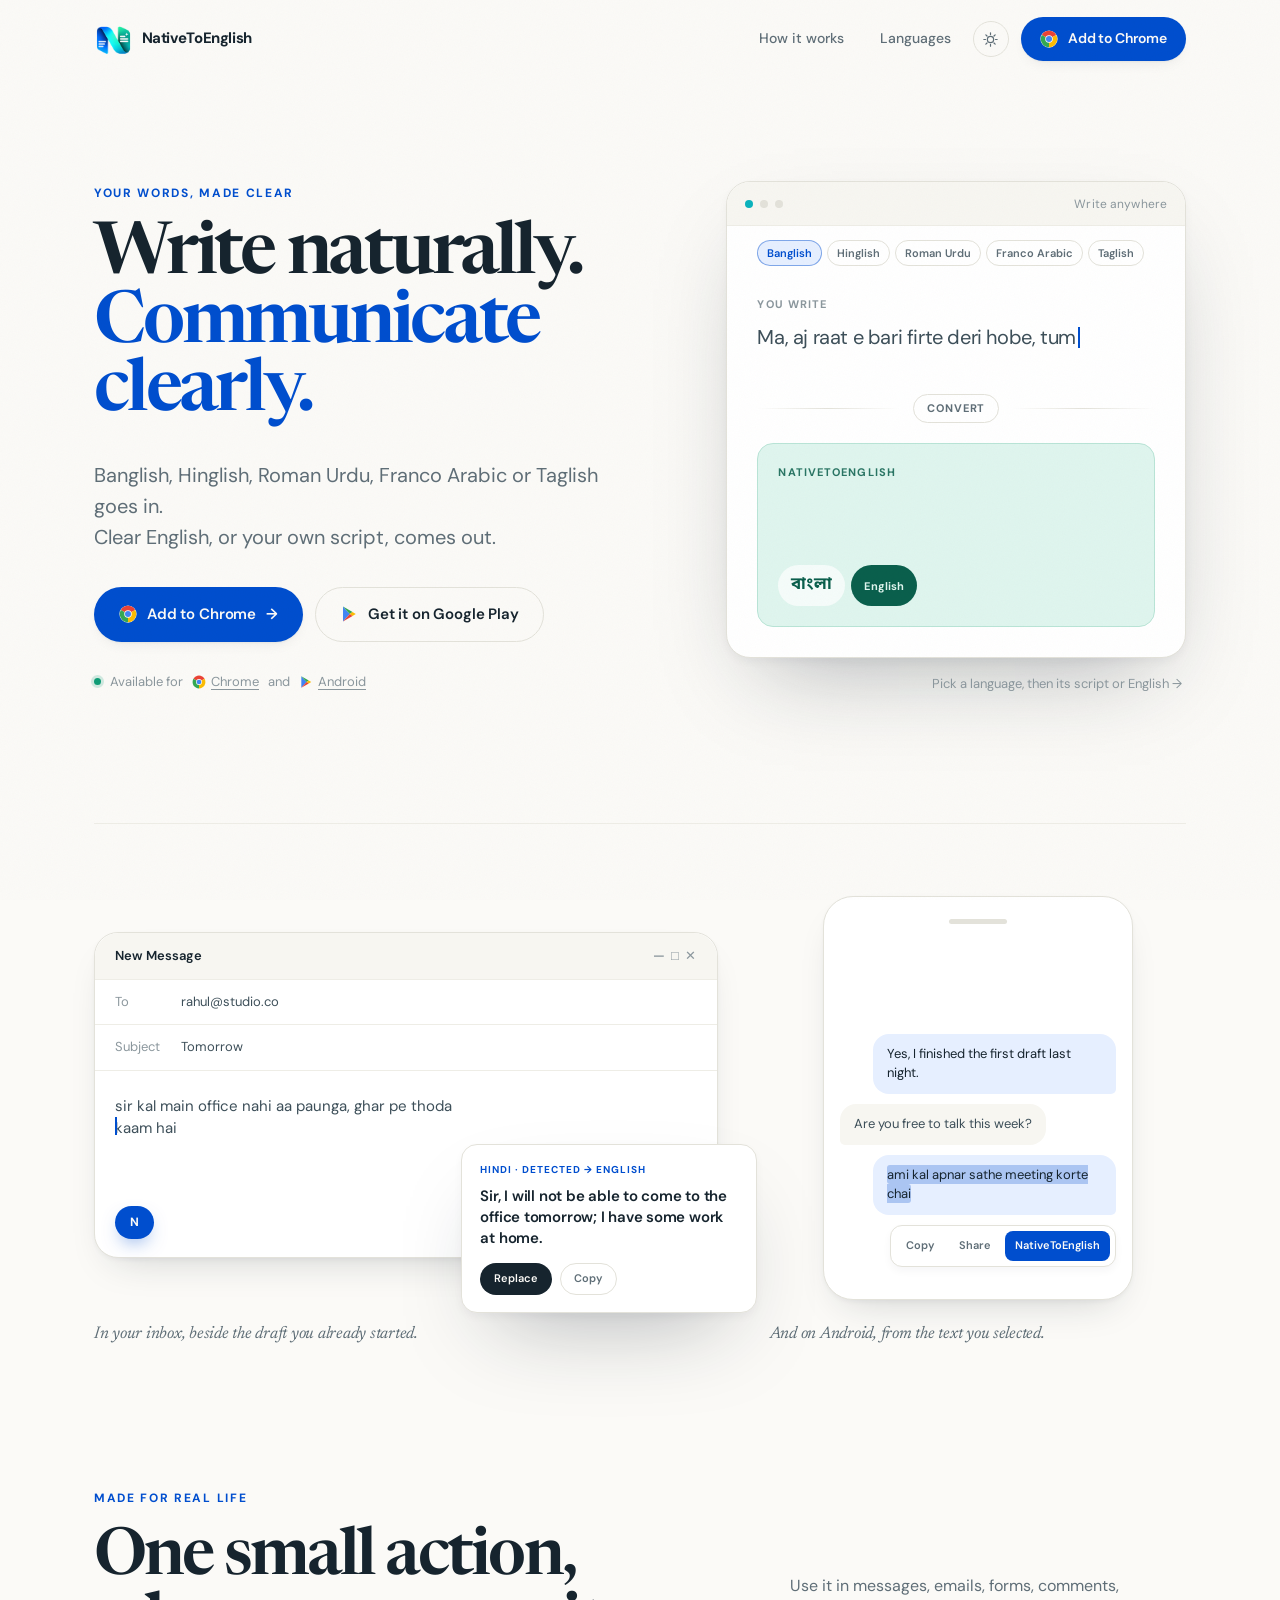
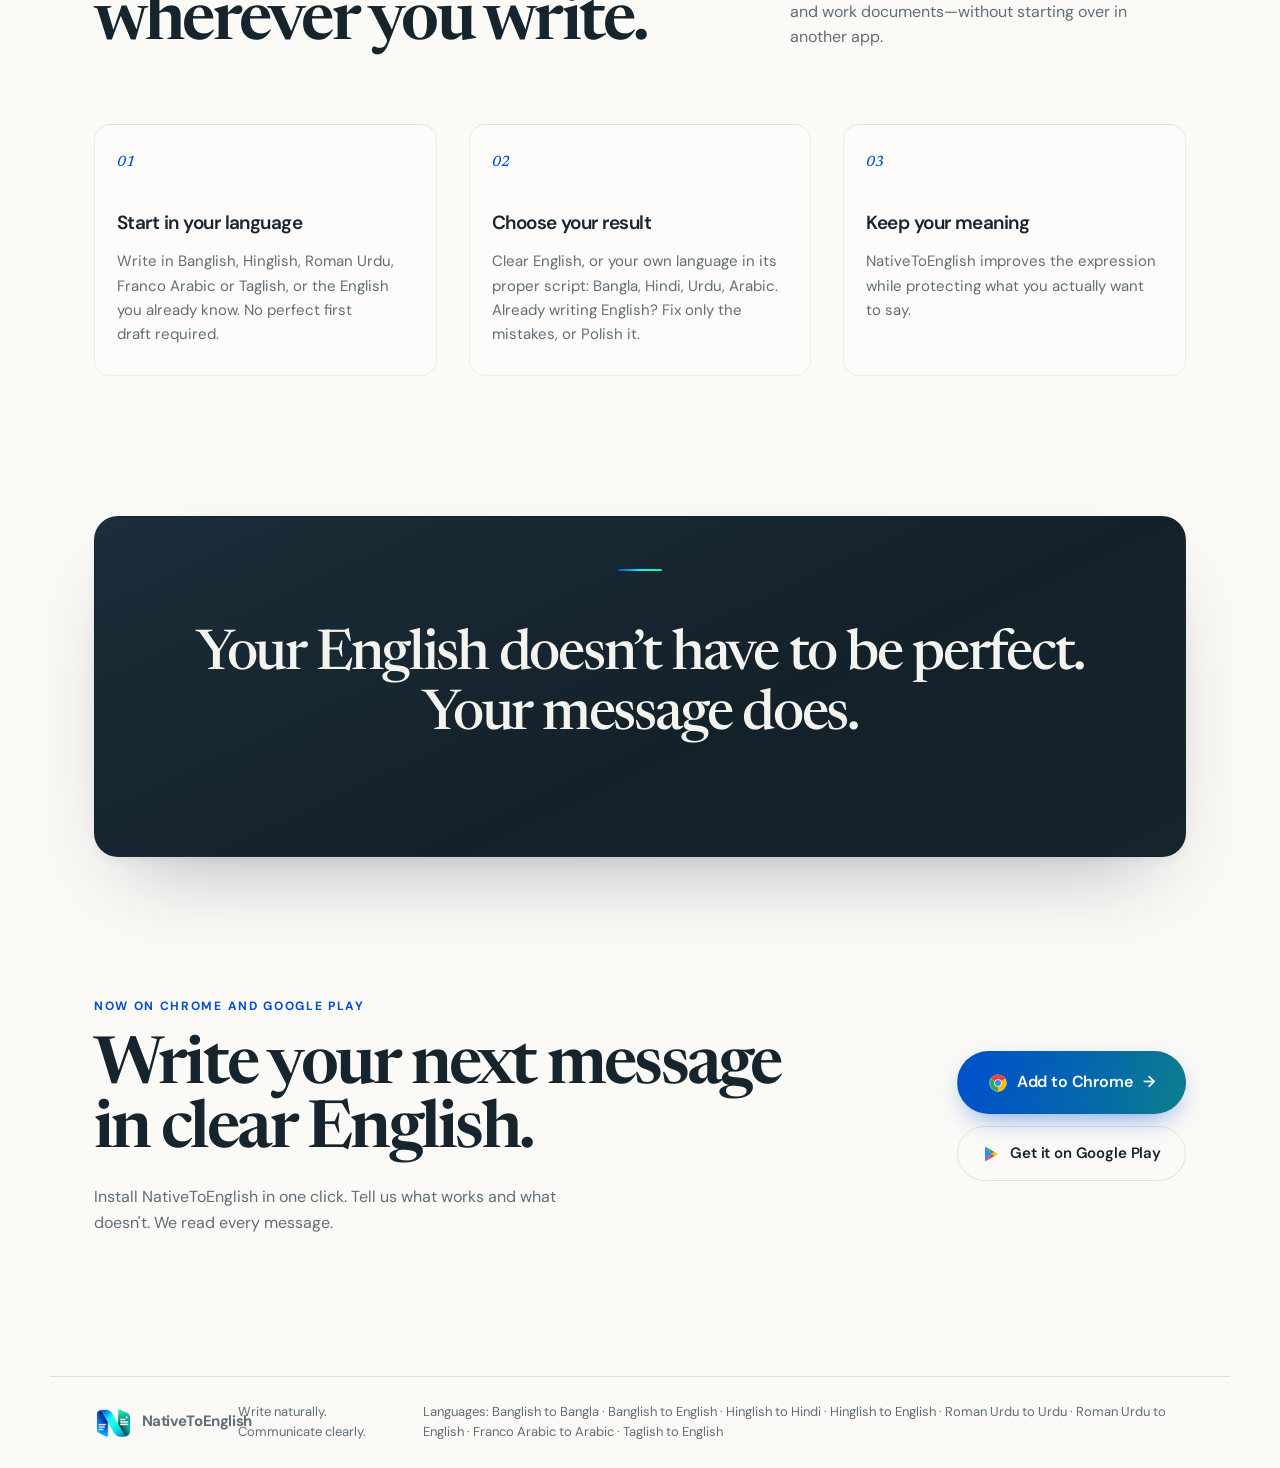
<file: index.html>
<!doctype html>
<html lang="en">
  <head>
    <meta charset="UTF-8" />
    <meta name="viewport" content="width=device-width, initial-scale=1.0, viewport-fit=cover" />
    <title>NativeToEnglish: Banglish, Hinglish &amp; Roman Urdu to English</title>
    <meta
      name="description"
      content="Type Banglish, Hinglish, Roman Urdu, Franco Arabic or Taglish the way you text. Get clear English or your own script, right where you write."
    />
    <link rel="canonical" href="https://nativetoenglish.landing.matrabhed.com/" />

    <meta property="og:type" content="website" />
    <meta property="og:site_name" content="NativeToEnglish" />
    <meta property="og:title" content="NativeToEnglish: Banglish, Hinglish &amp; Roman Urdu to English" />
    <meta
      property="og:description"
      content="Type Banglish, Hinglish, Roman Urdu, Franco Arabic or Taglish the way you text. Get clear English or your own script, right where you write."
    />
    <meta property="og:url" content="https://nativetoenglish.landing.matrabhed.com/" />
    <meta property="og:image" content="https://nativetoenglish.landing.matrabhed.com/og-image.png" />
    <meta property="og:image:width" content="1200" />
    <meta property="og:image:height" content="630" />
    <meta name="twitter:card" content="summary_large_image" />
    <meta name="twitter:title" content="NativeToEnglish: Banglish, Hinglish &amp; Roman Urdu to English" />
    <meta
      name="twitter:description"
      content="Type Banglish, Hinglish, Roman Urdu, Franco Arabic or Taglish the way you text. Get clear English or your own script, right where you write."
    />
    <meta name="twitter:image" content="https://nativetoenglish.landing.matrabhed.com/og-image.png" />

    <meta name="theme-color" content="#fbfaf7" media="(prefers-color-scheme: light)" />
    <meta name="theme-color" content="#0d1317" media="(prefers-color-scheme: dark)" />
    <link rel="icon" href="favicon-32.png" type="image/png" sizes="32x32" />
    <link rel="apple-touch-icon" href="apple-touch-icon.png" />

    <link rel="preconnect" href="https://fonts.googleapis.com" />
    <link rel="preconnect" href="https://fonts.gstatic.com" crossorigin />
    <link
      href="https://fonts.googleapis.com/css2?family=DM+Sans:opsz,wght@9..40,400..700&family=Newsreader:ital,opsz,wght@0,6..72,400..600;1,6..72,400..600&family=Noto+Sans+Bengali:wght@500;600&display=swap"
      rel="stylesheet"
    />
    <link rel="stylesheet" href="styles.css" />

    <script>
      // Applied before first paint so a stored theme never flashes.
      try {
        const saved = localStorage.getItem("n2e-theme");
        if (saved === "light" || saved === "dark") document.documentElement.dataset.theme = saved;
      } catch (error) {
        /* private browsing: fall back to the system theme */
      }
    </script>
  </head>
  <body>
    <a class="skip-link" href="#main">Skip to content</a>

    <header class="site-header" id="top">
      <div class="shell header-inner">
        <a class="brand" href="#top" aria-label="NativeToEnglish home">
          <img class="brand-mark" src="logo-mark.png" alt="" width="106" height="96" decoding="async" />
          <span class="brand-name">NativeToEnglish</span>
        </a>
        <nav class="header-nav" aria-label="Main navigation">
          <a class="nav-link" href="#how-it-works">How it works</a>
          <a class="nav-link" href="/converters/">Languages</a>
          <button
            class="theme-toggle"
            type="button"
            id="theme-toggle"
            aria-label="Switch to dark theme"
            aria-pressed="false"
          >
            <svg class="icon-sun" viewBox="0 0 24 24" aria-hidden="true" focusable="false">
              <circle cx="12" cy="12" r="4.4" />
              <path d="M12 2.6v2.4M12 19v2.4M2.6 12h2.4M19 12h2.4M5.4 5.4l1.7 1.7M16.9 16.9l1.7 1.7M18.6 5.4l-1.7 1.7M7.1 16.9l-1.7 1.7" />
            </svg>
            <svg class="icon-moon" viewBox="0 0 24 24" aria-hidden="true" focusable="false">
              <path d="M20.2 14.6A8.6 8.6 0 1 1 9.4 3.8a6.9 6.9 0 0 0 10.8 10.8Z" />
            </svg>
          </button>
          <a class="button button-primary button-sm" href="https://chromewebstore.google.com/detail/nativetoenglish/hcifnjfjbeemchhjmhghefoonidcnjdm" target="_blank" rel="noopener" data-cta="chrome"><svg class="store-logo" width="18" height="18" viewBox="0 0 48 48" aria-hidden="true"><circle cx="24" cy="24" r="23" fill="#fff"/><path fill="#EA4335" d="M24 24 4.95 13A22 22 0 0 1 43.05 13Z"/><path fill="#FBBC04" d="M24 24 43.05 13A22 22 0 0 1 24 46Z"/><path fill="#34A853" d="M24 24 24 46A22 22 0 0 1 4.95 13Z"/><circle cx="24" cy="24" r="10" fill="#fff"/><circle cx="24" cy="24" r="8" fill="#4285F4"/></svg>Add to Chrome</a>
        </nav>
      </div>
    </header>

    <main id="main">
      <section class="hero shell">
        <div class="hero-copy-column">
          <p class="eyebrow">Your words, made clear</p>
          <h1>Write naturally.<br /><em>Communicate clearly.</em></h1>
          <p class="hero-copy">
            Banglish, Hinglish, Roman Urdu, Franco Arabic or Taglish goes in.<br />Clear English, or your own script, comes out.
          </p>
          <div class="hero-actions">
            <a class="button button-primary" href="https://chromewebstore.google.com/detail/nativetoenglish/hcifnjfjbeemchhjmhghefoonidcnjdm" target="_blank" rel="noopener" data-cta="chrome"><svg class="store-logo" width="18" height="18" viewBox="0 0 48 48" aria-hidden="true"><circle cx="24" cy="24" r="23" fill="#fff"/><path fill="#EA4335" d="M24 24 4.95 13A22 22 0 0 1 43.05 13Z"/><path fill="#FBBC04" d="M24 24 43.05 13A22 22 0 0 1 24 46Z"/><path fill="#34A853" d="M24 24 24 46A22 22 0 0 1 4.95 13Z"/><circle cx="24" cy="24" r="10" fill="#fff"/><circle cx="24" cy="24" r="8" fill="#4285F4"/></svg>Add to Chrome <span aria-hidden="true">→</span></a>
            <a class="button button-quiet" href="https://play.google.com/store/apps/details?id=com.nativetoenglish.mobile" target="_blank" rel="noopener" data-cta="play"><svg class="store-logo" width="18" height="18" viewBox="0 0 24 24" aria-hidden="true"><path fill="#4285F4" d="M4 2 13 12 4 22Z"/><path fill="#34A853" d="M4 2 16.7 9.47 13 12Z"/><path fill="#FBBC04" d="M16.7 9.47 21 12 16.7 14.53 13 12Z"/><path fill="#EA4335" d="M4 22 13 12 16.7 14.53Z"/></svg>Get it on Google Play</a>
          </div>
          <p class="availability">
            <span class="availability-dot" aria-hidden="true"></span>
            Available for <a href="https://chromewebstore.google.com/detail/nativetoenglish/hcifnjfjbeemchhjmhghefoonidcnjdm" target="_blank" rel="noopener" data-cta="chrome"><svg class="store-logo" width="14" height="14" viewBox="0 0 48 48" aria-hidden="true"><circle cx="24" cy="24" r="23" fill="#fff"/><path fill="#EA4335" d="M24 24 4.95 13A22 22 0 0 1 43.05 13Z"/><path fill="#FBBC04" d="M24 24 43.05 13A22 22 0 0 1 24 46Z"/><path fill="#34A853" d="M24 24 24 46A22 22 0 0 1 4.95 13Z"/><circle cx="24" cy="24" r="10" fill="#fff"/><circle cx="24" cy="24" r="8" fill="#4285F4"/></svg>Chrome</a> and <a href="https://play.google.com/store/apps/details?id=com.nativetoenglish.mobile" target="_blank" rel="noopener" data-cta="play"><svg class="store-logo" width="14" height="14" viewBox="0 0 24 24" aria-hidden="true"><path fill="#4285F4" d="M4 2 13 12 4 22Z"/><path fill="#34A853" d="M4 2 16.7 9.47 13 12Z"/><path fill="#FBBC04" d="M16.7 9.47 21 12 16.7 14.53 13 12Z"/><path fill="#EA4335" d="M4 22 13 12 16.7 14.53Z"/></svg>Android</a>
          </p>
        </div>

        <div class="hero-demo-column">
          <div class="demo-window" aria-label="NativeToEnglish example">
            <div class="window-bar">
              <span aria-hidden="true"></span><span aria-hidden="true"></span><span aria-hidden="true"></span>
              <p>Write anywhere</p>
            </div>
            <div class="lang-tabs" role="tablist" aria-label="Language">
                <button class="lang-tab" type="button" role="tab" aria-selected="true" tabindex="0">Banglish</button>
                <button class="lang-tab" type="button" role="tab" aria-selected="false" tabindex="-1">Hinglish</button>
                <button class="lang-tab" type="button" role="tab" aria-selected="false" tabindex="-1">Roman Urdu</button>
                <button class="lang-tab" type="button" role="tab" aria-selected="false" tabindex="-1">Franco Arabic</button>
                <button class="lang-tab" type="button" role="tab" aria-selected="false" tabindex="-1">Taglish</button>
            </div>
            <div class="demo-content">
              <div class="draft">
                <span class="label">You write</span>
                <p class="draft-text" id="demo-draft">Ma, aj raat e bari firte deri hobe, tumi kheye nio</p>
              </div>
              <div class="transform-rule" aria-hidden="true">
                <span class="transform-line"></span>
                <span class="transform-badge" id="demo-status">Convert</span>
                <span class="transform-line"></span>
              </div>
              <div class="result">
                <span class="label">NativeToEnglish</span>
                <p class="result-text" id="demo-result">Mom, I will be late coming home tonight, please eat.</p>
                <div class="mode-pills" role="tablist" aria-label="Result">
                  <button class="pill" type="button" role="tab" data-mode="native" aria-selected="false" tabindex="-1" lang="bn">বাংলা</button>
                  <button class="pill" type="button" role="tab" data-mode="english" aria-selected="true" tabindex="0">English</button>
                </div>
              </div>
            </div>
          </div>
          <p class="demo-hint">Pick a language, then its script or English →</p>
        </div>
        </div>
      </section>

      <section class="surfaces shell" aria-label="NativeToEnglish in real apps">
        <div class="surface-grid">
          <figure class="surface surface-desktop" data-reveal>
            <div class="mock mock-compose">
              <div class="mock-bar"><span>New Message</span><span class="mock-bar-controls" aria-hidden="true">— □ ✕</span></div>
              <div class="mock-field"><span>To</span><p>rahul@studio.co</p></div>
              <div class="mock-field"><span>Subject</span><p>Tomorrow</p></div>
              <div class="mock-body">
                <p>sir kal main office nahi aa paunga, ghar pe thoda kaam hai</p>
                <span class="mock-caret" aria-hidden="true"></span>
                <span class="mock-trigger" aria-hidden="true">N</span>
              </div>
              <div class="mock-card" aria-hidden="true">
                <p class="mock-card-eyebrow">Hindi · detected → English</p>
                <p class="mock-card-text">Sir, I will not be able to come to the office tomorrow; I have some work at home.</p>
                <div class="mock-card-actions"><span class="is-primary">Replace</span><span>Copy</span></div>
              </div>
            </div>
            <figcaption>In your inbox, beside the draft you already started.</figcaption>
          </figure>

          <figure class="surface surface-mobile" data-reveal>
            <div class="mock mock-phone">
              <div class="mock-notch" aria-hidden="true"></div>
              <div class="mock-thread">
                <p class="mock-bubble mock-bubble-out">Yes, I finished the first draft last night.</p>
                <p class="mock-bubble mock-bubble-in">Are you free to talk this week?</p>
                <p class="mock-bubble mock-bubble-out"><mark>ami kal apnar sathe meeting korte chai</mark></p>
                <div class="mock-selection" aria-hidden="true">
                  <span>Copy</span><span>Share</span><span class="is-primary">NativeToEnglish</span>
                </div>
              </div>
            </div>
            <figcaption>And on Android, from the text you selected.</figcaption>
          </figure>
        </div>
      </section>

      <section class="features shell" id="how-it-works">
        <p class="eyebrow">Made for real life</p>
        <div class="section-heading">
          <h2>One small action,<br />wherever you write.</h2>
          <p>Use it in messages, emails, forms, comments, and work documents—without starting over in another app.</p>
        </div>
        <div class="feature-grid">
          <article data-reveal>
            <span class="feature-number">01</span>
            <h3>Start in your language</h3>
            <p>Write in Banglish, Hinglish, Roman Urdu, Franco Arabic or Taglish, or the English you already know. No perfect first draft required.</p>
          </article>
          <article data-reveal>
            <span class="feature-number">02</span>
            <h3>Choose your result</h3>
            <p>Clear English, or your own language in its proper script: Bangla, Hindi, Urdu, Arabic. Already writing English? Fix only the mistakes, or Polish it.</p>
          </article>
          <article data-reveal>
            <span class="feature-number">03</span>
            <h3>Keep your meaning</h3>
            <p>NativeToEnglish improves the expression while protecting what you actually want to say.</p>
          </article>
        </div>
      </section>

      <section class="statement shell">
        <div class="statement-panel">
          <p>Your English doesn’t have to be perfect.<br />Your message does.</p>
        </div>
      </section>

      <section class="beta shell" id="beta">
        <div class="beta-panel">
          <div class="beta-copy">
            <p class="eyebrow">Now on Chrome and Google Play</p>
            <h2>Write your next message in clear English.</h2>
            <p>Install NativeToEnglish in one click. Tell us what works and what doesn't. We read every message.</p>
          </div>
          <div class="beta-actions">
            <a class="button button-brand" href="https://chromewebstore.google.com/detail/nativetoenglish/hcifnjfjbeemchhjmhghefoonidcnjdm" target="_blank" rel="noopener" data-cta="chrome">
              <svg class="store-logo" width="18" height="18" viewBox="0 0 48 48" aria-hidden="true"><circle cx="24" cy="24" r="23" fill="#fff"/><path fill="#EA4335" d="M24 24 4.95 13A22 22 0 0 1 43.05 13Z"/><path fill="#FBBC04" d="M24 24 43.05 13A22 22 0 0 1 24 46Z"/><path fill="#34A853" d="M24 24 24 46A22 22 0 0 1 4.95 13Z"/><circle cx="24" cy="24" r="10" fill="#fff"/><circle cx="24" cy="24" r="8" fill="#4285F4"/></svg><span class="button-label">Add to Chrome</span>
              <span aria-hidden="true">→</span>
            </a>
            <a class="button button-quiet" href="https://play.google.com/store/apps/details?id=com.nativetoenglish.mobile" target="_blank" rel="noopener" data-cta="play"><svg class="store-logo" width="18" height="18" viewBox="0 0 24 24" aria-hidden="true"><path fill="#4285F4" d="M4 2 13 12 4 22Z"/><path fill="#34A853" d="M4 2 16.7 9.47 13 12Z"/><path fill="#FBBC04" d="M16.7 9.47 21 12 16.7 14.53 13 12Z"/><path fill="#EA4335" d="M4 22 13 12 16.7 14.53Z"/></svg>Get it on Google Play</a>
          </div>
        </div>
      </section>

      <!-- Email list. Hidden until data-endpoint holds the provider's form URL (see the email-list README in the growth kit). -->
      <section class="signup shell" id="signup" aria-labelledby="signup-h" data-endpoint="" data-field="email_address" hidden>
        <div class="su-card">
          <div class="su-copy">
            <p class="eyebrow">Stay in touch</p>
            <h2 id="signup-h">New features and language tips.</h2>
            <p>What's new in NativeToEnglish, plus short tips for writing clear English from Bangla, Hindi, Urdu, Arabic, Tagalog and more.</p>
          </div>
          <form class="su-form" method="post" target="su-frame">
            <label class="su-label" for="su-email">Email address</label>
            <div class="su-row">
              <input id="su-email" type="email" required autocomplete="email" inputmode="email" spellcheck="false" placeholder="you@example.com" aria-describedby="su-fine" />
              <button class="button button-primary" type="submit">Subscribe</button>
            </div>
            <div class="su-trap" aria-hidden="true"><label>Leave this empty <input type="text" tabindex="-1" autocomplete="off" /></label></div>
            <p class="su-fine" id="su-fine">One short email when there's something new. Unsubscribe anytime.</p>
            <p class="su-status" role="status" aria-live="polite"></p>
          </form>
          <iframe name="su-frame" title="Signup response" hidden></iframe>
        </div>
      </section>
    </main>

    <footer class="shell">
      <a class="brand" href="#top">
        <img class="brand-mark" src="logo-mark.png" alt="" width="106" height="96" decoding="async" />
        <span class="brand-name">NativeToEnglish</span>
      </a>
      <p>Write naturally. Communicate clearly.</p>
      <p class="footer-converters">Languages: <a href="/banglish-to-bangla/">Banglish to Bangla</a> · <a href="/banglish-to-english/">Banglish to English</a> · <a href="/hinglish-to-hindi/">Hinglish to Hindi</a> · <a href="/hinglish-to-english/">Hinglish to English</a> · <a href="/roman-urdu-to-urdu/">Roman Urdu to Urdu</a> · <a href="/roman-urdu-to-english/">Roman Urdu to English</a> · <a href="/franco-arabic-to-arabic/">Franco Arabic to Arabic</a> · <a href="/taglish-to-english/">Taglish to English</a></p>
    </footer>

    <script src="script.js?v=2" defer></script>
<script>
  // Analytics (PostHog, cookieless). Events carry product=nativetoenglish so they filter cleanly from other products.
  // Sends event names and page context only. Never the user's text.
  var POSTHOG_KEY = "phc_Ai9YGUceJAVCz9VuPZfb5pCeKmzXvgdoLqLg4xPTExNX";
  var POSTHOG_HOST = "https://us.i.posthog.com";
  var PRODUCT = "nativetoenglish";
  (function () {
    var q = []; window.track = function (name, props) { q.push([name, props || {}]); };
    if (!POSTHOG_KEY) return;
    !function(t,e){var o,n,p,r;e.__SV||(window.posthog=e,e._i=[],e.init=function(i,s,a){function g(t,e){var o=e.split(".");2==o.length&&(t=t[o[0]],e=o[1]),t[e]=function(){t.push([e].concat(Array.prototype.slice.call(arguments,0)))}}(p=t.createElement("script")).type="text/javascript",p.crossOrigin="anonymous",p.async=!0,p.src=s.api_host.replace(".i.posthog.com","-assets.i.posthog.com")+"/static/array.js",(r=t.getElementsByTagName("script")[0]).parentNode.insertBefore(p,r);var u=e;for(void 0!==a?u=e[a]=[]:a="posthog",u.people=u.people||[],u.toString=function(t){var e="posthog";return"posthog"!==a&&(e+="."+a),t||(e+=" (stub)"),e},u.people.toString=function(){return u.toString(1)+".people (stub)"},o="init capture register register_once register_for_session unregister unregister_for_session getFeatureFlag getFeatureFlagPayload isFeatureEnabled reloadFeatureFlags updateEarlyAccessFeatureEnrollment getEarlyAccessFeatures on onFeatureFlags onSessionId getSurveys getActiveMatchingSurveys renderSurvey canRenderSurvey identify setPersonProperties group resetGroups setPersonPropertiesForFlags resetPersonPropertiesForFlags setGroupPropertiesForFlags resetGroupPropertiesForFlags reset get_distinct_id getGroups get_session_id get_session_replay_url alias set_config startSessionRecording stopSessionRecording sessionRecordingStarted captureException loadToolbar get_property getSessionProperty createPersonProfile opt_in_capturing opt_out_capturing has_opted_in_capturing has_opted_out_capturing clear_opt_in_out_capturing debug".split(" "),n=0;n<o.length;n++)g(u,o[n]);e._i.push([i,s,a])},e.__SV=1)}(document,window.posthog||[]);
    posthog.init(POSTHOG_KEY, { api_host: POSTHOG_HOST, persistence: "memory", person_profiles: "identified_only", capture_pageview: true, capture_pageleave: true, autocapture: false, session_recording: { maskAllInputs: true } });
    posthog.register({ product: PRODUCT });
    window.track = function (name, props) { posthog.capture(name, props || {}); };
    q.forEach(function (e) { posthog.capture(e[0], e[1]); });
  })();
  // Chrome Web Store clicks: which button sent the visitor to the store
  document.querySelectorAll('a[data-cta="chrome"]').forEach(function (a, i) {
    a.addEventListener("click", function () {
      track("add_to_chrome_click", { button_index: i, text: (a.textContent || "").trim().slice(0, 40) });
    });
  });
  // Google Play clicks, counted the same way as the Chrome ones
  document.querySelectorAll('a[data-cta="play"]').forEach(function (a, i) {
    a.addEventListener("click", function () {
      track("play_store_click", { button_index: i, text: (a.textContent || "").trim().slice(0, 40) });
    });
  });
  // Scroll depth milestones
  (function () {
    var fired = {}; var marks = [25, 50, 75, 100];
    function onScroll() {
      var d = document.documentElement, pct = Math.round((window.scrollY + window.innerHeight) / d.scrollHeight * 100);
      marks.forEach(function (m) { if (pct >= m && !fired[m]) { fired[m] = 1; track("scroll_depth", { percent: m }); } });
    }
    window.addEventListener("scroll", onScroll, { passive: true }); onScroll();
  })();
  // Time on page milestones
  [15, 45, 120].forEach(function (s) { setTimeout(function () { track("time_on_page", { seconds: s }); }, s * 1000); });
  // Outbound links
  document.querySelectorAll('a[href^="http"]').forEach(function (a) {
    if (a.host === location.host) return;
    a.addEventListener("click", function () { track("outbound_click", { href: a.href }); });
  });
</script>
  </body>
</html>
</file>
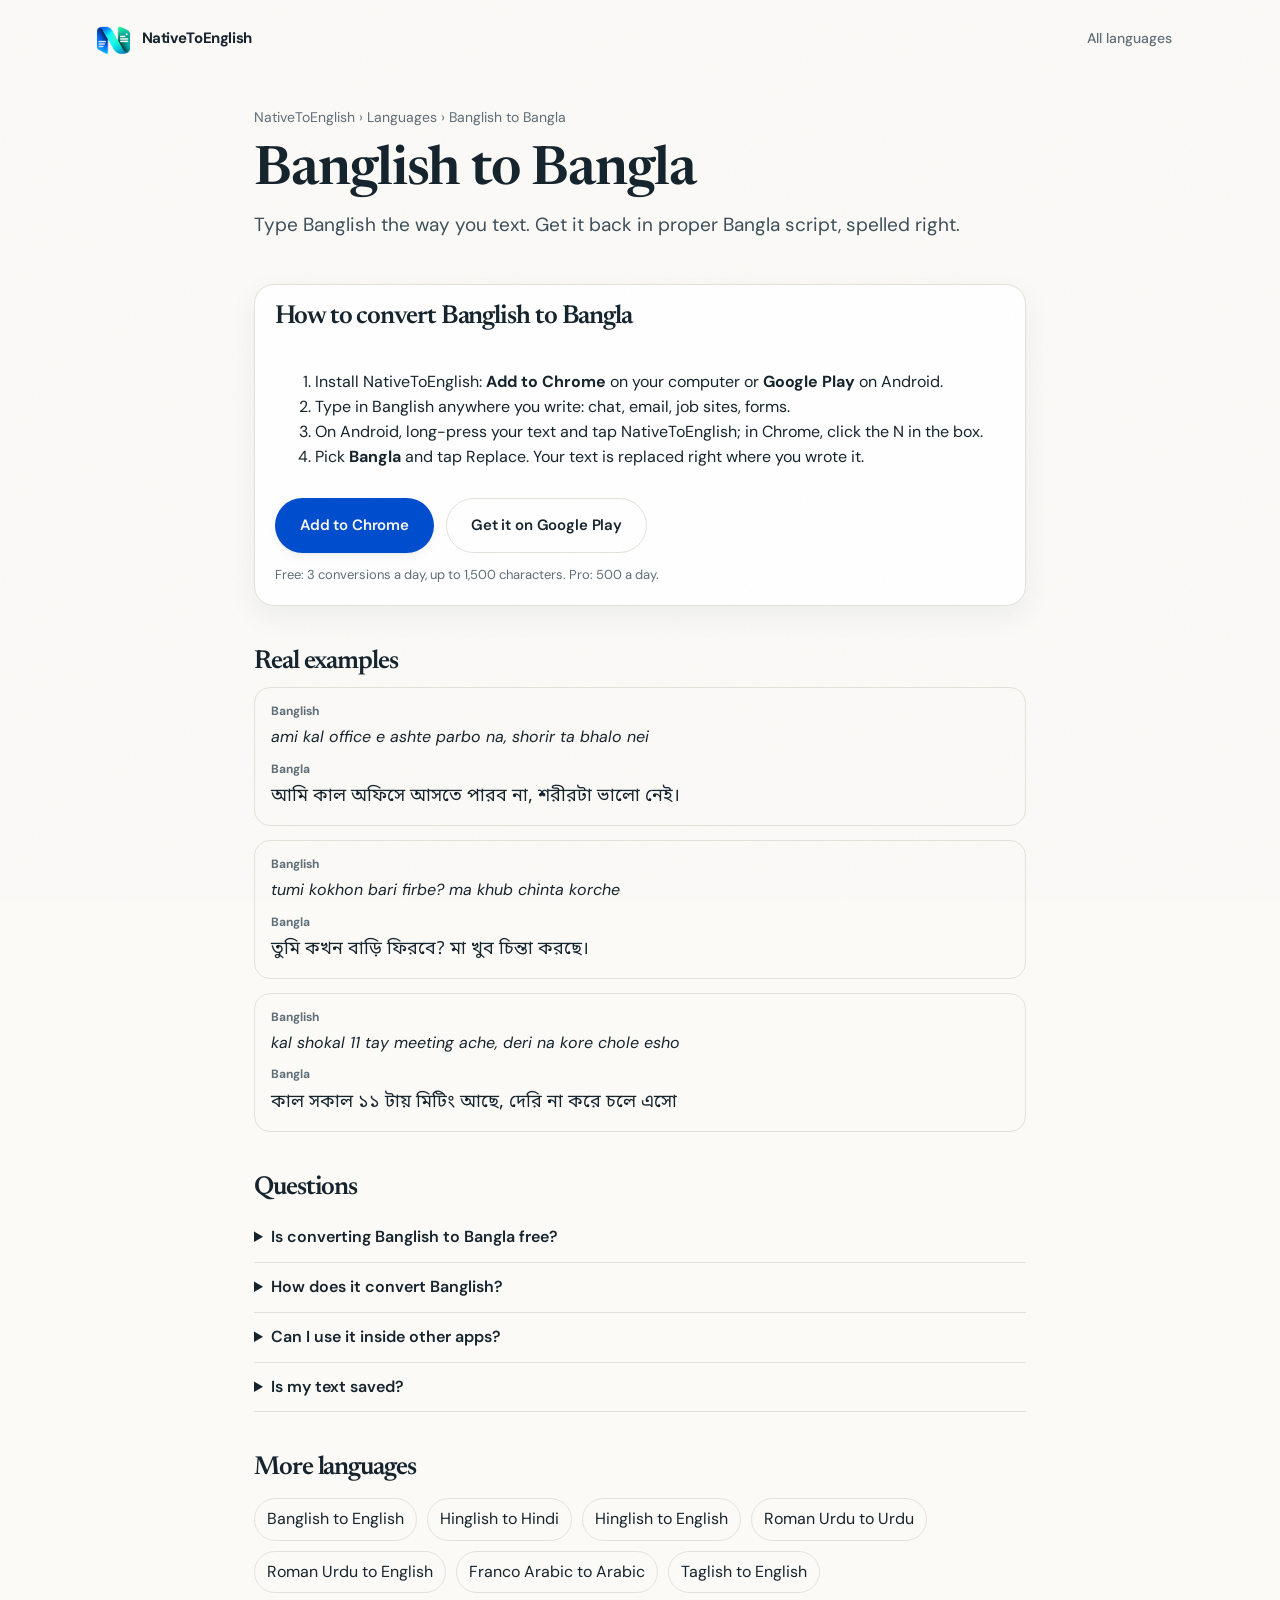
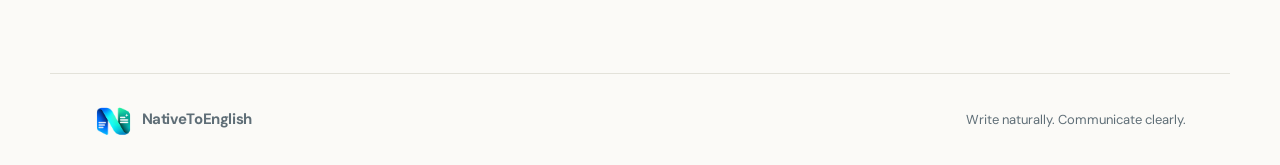
<file: banglish-to-bangla/index.html>
<!doctype html>
<html lang="en">
  <head>
    <meta charset="UTF-8" />
    <meta name="viewport" content="width=device-width, initial-scale=1.0, viewport-fit=cover" />
    <title>Banglish to Bangla Converter – Free, Proper Bangla Script</title>
    <meta name="description" content="Type Banglish in English letters and get proper Bangla script instantly. Free online Banglish to Bangla converter, 3 conversions a day. Works in any app." />
    <link rel="canonical" href="https://nativetoenglish.landing.matrabhed.com/banglish-to-bangla/" />
    <meta property="og:type" content="website" />
    <meta property="og:site_name" content="NativeToEnglish" />
    <meta property="og:title" content="Banglish to Bangla Converter – Free, Proper Bangla Script" />
    <meta property="og:description" content="Type Banglish in English letters and get proper Bangla script instantly. Free online Banglish to Bangla converter, 3 conversions a day. Works in any app." />
    <meta property="og:url" content="https://nativetoenglish.landing.matrabhed.com/banglish-to-bangla/" />
    <meta property="og:image" content="https://nativetoenglish.landing.matrabhed.com/og-image.png" />
    <meta name="twitter:card" content="summary_large_image" />
    <meta name="theme-color" content="#fbfaf7" media="(prefers-color-scheme: light)" />
    <meta name="theme-color" content="#0d1317" media="(prefers-color-scheme: dark)" />
    <link rel="icon" href="/favicon-32.png" type="image/png" sizes="32x32" />
    <link rel="apple-touch-icon" href="/apple-touch-icon.png" />
    <link rel="preconnect" href="https://fonts.googleapis.com" />
    <link rel="preconnect" href="https://fonts.gstatic.com" crossorigin />
    <link href="https://fonts.googleapis.com/css2?family=DM+Sans:opsz,wght@9..40,400..700&family=Newsreader:ital,opsz,wght@0,6..72,400..600;1,6..72,400..600&display=swap" rel="stylesheet" />
    <link href="https://fonts.googleapis.com/css2?family=Noto+Sans+Bengali:wght@400;600&display=swap" rel="stylesheet" />
    <link rel="stylesheet" href="/styles.css" />
    <link rel="stylesheet" href="/converter.css" />
    <script>try { var t = localStorage.getItem("n2e-theme"); if (t === "light" || t === "dark") document.documentElement.dataset.theme = t; } catch (e) {}</script>
    <script type="application/ld+json">[{"@context": "https://schema.org", "@type": "HowTo", "name": "How to convert Banglish to Bangla", "url": "https://nativetoenglish.landing.matrabhed.com/banglish-to-bangla/", "step": [{"@type": "HowToStep", "text": "Install NativeToEnglish for Chrome or Android."}, {"@type": "HowToStep", "text": "Type in Banglish anywhere you write."}, {"@type": "HowToStep", "text": "Long-press your text and tap NativeToEnglish, or click the N in Chrome."}, {"@type": "HowToStep", "text": "Pick Bangla and tap Replace."}]}, {"@context": "https://schema.org", "@type": "FAQPage", "mainEntity": [{"@type": "Question", "name": "Is converting Banglish to Bangla free?", "acceptedAnswer": {"@type": "Answer", "text": "Yes. NativeToEnglish gives 3 free conversions a day in the Android app and the Chrome extension, up to 1,500 characters each. No sign-up. Pro gives 500 a day."}}, {"@type": "Question", "name": "How does it convert Banglish?", "acceptedAnswer": {"@type": "Answer", "text": "It reads what you typed in English letters, works out the Bangla words you meant, and writes them in proper Bangla script, fixing spelling on the way."}}, {"@type": "Question", "name": "Can I use it inside other apps?", "acceptedAnswer": {"@type": "Answer", "text": "Yes. The NativeToEnglish Android app adds an entry to the long-press menu in any app, and the Chrome extension adds a button to every text box. Type in Banglish, tap once, and it is replaced where you wrote it."}}, {"@type": "Question", "name": "Is my text saved?", "acceptedAnswer": {"@type": "Answer", "text": "No. Only the text you choose to convert is sent, and it is not stored or used to train AI."}}]}, {"@context": "https://schema.org", "@type": "BreadcrumbList", "itemListElement": [{"@type": "ListItem", "position": 1, "name": "NativeToEnglish", "item": "https://nativetoenglish.landing.matrabhed.com/"}, {"@type": "ListItem", "position": 2, "name": "Languages", "item": "https://nativetoenglish.landing.matrabhed.com/converters/"}, {"@type": "ListItem", "position": 3, "name": "Banglish to Bangla", "item": "https://nativetoenglish.landing.matrabhed.com/banglish-to-bangla/"}]}]</script>
  </head>
  <body>
    <a class="skip-link" href="#main">Skip to content</a>
    <header class="site-header">
      <div class="shell header-inner">
        <a class="brand" href="/" aria-label="NativeToEnglish home"><img class="brand-mark" src="/logo-mark.png" alt="" width="106" height="96" decoding="async" /><span class="brand-name">NativeToEnglish</span></a>
        <nav class="header-nav" aria-label="Main navigation"><a class="nav-link" href="/converters/">All languages</a></nav>
      </div>
    </header>
    <main id="main" class="shell cv">
      <nav class="cv-crumbs" aria-label="Breadcrumb"><a href="/">NativeToEnglish</a> › <a href="/converters/">Languages</a> › Banglish to Bangla</nav>
      <h1 class="cv-h1">Banglish to Bangla</h1>
      <p class="cv-lead">Type Banglish the way you text. Get it back in proper Bangla script, spelled right.</p>
      <section class="cv-card cv-how" aria-labelledby="how-h">
        <h2 id="how-h">How to convert Banglish to Bangla</h2>
        <ol>
          <li>Install NativeToEnglish: <b>Add to Chrome</b> on your computer or <b>Google Play</b> on Android.</li>
          <li>Type in Banglish anywhere you write: chat, email, job sites, forms.</li>
          <li>On Android, long-press your text and tap NativeToEnglish; in Chrome, click the N in the box.</li>
          <li>Pick <b>Bangla</b> and tap Replace. Your text is replaced right where you wrote it.</li>
        </ol>
        <div class="hero-actions">
          <a class="button button-primary" href="https://chromewebstore.google.com/detail/nativetoenglish/hcifnjfjbeemchhjmhghefoonidcnjdm" target="_blank" rel="noopener" data-cta="chrome">Add to Chrome</a>
          <a class="button button-quiet" href="https://play.google.com/store/apps/details?id=com.nativetoenglish.mobile" target="_blank" rel="noopener" data-cta="play">Get it on Google Play</a>
        </div>
        <p class="cv-free">Free: 3 conversions a day, up to 1,500 characters. Pro: 500 a day.</p>
      </section>
      <section class="cv-examples" aria-labelledby="ex-h"><h2 id="ex-h">Real examples</h2><div class="cv-ex-grid">
          <figure class="cv-example">
            <figcaption>Banglish</figcaption>
            <p class="cv-ex-in">ami kal office e ashte parbo na, shorir ta bhalo nei</p>
            <figcaption>Bangla</figcaption>
            <p class="cv-ex-out" lang="bn">আমি কাল অফিসে আসতে পারব না, শরীরটা ভালো নেই।</p>
          </figure>
          <figure class="cv-example">
            <figcaption>Banglish</figcaption>
            <p class="cv-ex-in">tumi kokhon bari firbe? ma khub chinta korche</p>
            <figcaption>Bangla</figcaption>
            <p class="cv-ex-out" lang="bn">তুমি কখন বাড়ি ফিরবে? মা খুব চিন্তা করছে।</p>
          </figure>
          <figure class="cv-example">
            <figcaption>Banglish</figcaption>
            <p class="cv-ex-in">kal shokal 11 tay meeting ache, deri na kore chole esho</p>
            <figcaption>Bangla</figcaption>
            <p class="cv-ex-out" lang="bn">কাল সকাল ১১ টায় মিটিং আছে, দেরি না করে চলে এসো</p>
          </figure></div></section>
      <section aria-labelledby="faq-h"><h2 id="faq-h">Questions</h2><details class="cv-faq"><summary>Is converting Banglish to Bangla free?</summary><p>Yes. NativeToEnglish gives 3 free conversions a day in the Android app and the Chrome extension, up to 1,500 characters each. No sign-up. Pro gives 500 a day.</p></details><details class="cv-faq"><summary>How does it convert Banglish?</summary><p>It reads what you typed in English letters, works out the Bangla words you meant, and writes them in proper Bangla script, fixing spelling on the way.</p></details><details class="cv-faq"><summary>Can I use it inside other apps?</summary><p>Yes. The NativeToEnglish Android app adds an entry to the long-press menu in any app, and the Chrome extension adds a button to every text box. Type in Banglish, tap once, and it is replaced where you wrote it.</p></details><details class="cv-faq"><summary>Is my text saved?</summary><p>No. Only the text you choose to convert is sent, and it is not stored or used to train AI.</p></details></section>
      <section aria-labelledby="more-h"><h2 id="more-h">More languages</h2><ul class="cv-more"><li><a href="/banglish-to-english/">Banglish to English</a></li><li><a href="/hinglish-to-hindi/">Hinglish to Hindi</a></li><li><a href="/hinglish-to-english/">Hinglish to English</a></li><li><a href="/roman-urdu-to-urdu/">Roman Urdu to Urdu</a></li><li><a href="/roman-urdu-to-english/">Roman Urdu to English</a></li><li><a href="/franco-arabic-to-arabic/">Franco Arabic to Arabic</a></li><li><a href="/taglish-to-english/">Taglish to English</a></li></ul></section>
    </main>
    <footer class="shell"><a class="brand" href="/"><img class="brand-mark" src="/logo-mark.png" alt="" width="106" height="96" decoding="async" /><span class="brand-name">NativeToEnglish</span></a><p>Write naturally. Communicate clearly.</p></footer>
<script>
  // Analytics (PostHog, cookieless). Events carry product=nativetoenglish so they filter cleanly from other products.
  // Sends event names and page context only. Never the user's text.
  var POSTHOG_KEY = "phc_Ai9YGUceJAVCz9VuPZfb5pCeKmzXvgdoLqLg4xPTExNX";
  var POSTHOG_HOST = "https://us.i.posthog.com";
  var PRODUCT = "nativetoenglish";
  (function () {
    var q = []; window.track = function (name, props) { q.push([name, props || {}]); };
    if (!POSTHOG_KEY) return;
    !function(t,e){var o,n,p,r;e.__SV||(window.posthog=e,e._i=[],e.init=function(i,s,a){function g(t,e){var o=e.split(".");2==o.length&&(t=t[o[0]],e=o[1]),t[e]=function(){t.push([e].concat(Array.prototype.slice.call(arguments,0)))}}(p=t.createElement("script")).type="text/javascript",p.crossOrigin="anonymous",p.async=!0,p.src=s.api_host.replace(".i.posthog.com","-assets.i.posthog.com")+"/static/array.js",(r=t.getElementsByTagName("script")[0]).parentNode.insertBefore(p,r);var u=e;for(void 0!==a?u=e[a]=[]:a="posthog",u.people=u.people||[],u.toString=function(t){var e="posthog";return"posthog"!==a&&(e+="."+a),t||(e+=" (stub)"),e},u.people.toString=function(){return u.toString(1)+".people (stub)"},o="init capture register register_once register_for_session unregister unregister_for_session getFeatureFlag getFeatureFlagPayload isFeatureEnabled reloadFeatureFlags updateEarlyAccessFeatureEnrollment getEarlyAccessFeatures on onFeatureFlags onSessionId getSurveys getActiveMatchingSurveys renderSurvey canRenderSurvey identify setPersonProperties group resetGroups setPersonPropertiesForFlags resetPersonPropertiesForFlags setGroupPropertiesForFlags resetGroupPropertiesForFlags reset get_distinct_id getGroups get_session_id get_session_replay_url alias set_config startSessionRecording stopSessionRecording sessionRecordingStarted captureException loadToolbar get_property getSessionProperty createPersonProfile opt_in_capturing opt_out_capturing has_opted_in_capturing has_opted_out_capturing clear_opt_in_out_capturing debug".split(" "),n=0;n<o.length;n++)g(u,o[n]);e._i.push([i,s,a])},e.__SV=1)}(document,window.posthog||[]);
    posthog.init(POSTHOG_KEY, { api_host: POSTHOG_HOST, persistence: "memory", person_profiles: "identified_only", capture_pageview: true, capture_pageleave: true, autocapture: false, session_recording: { maskAllInputs: true } });
    posthog.register({ product: PRODUCT });
    window.track = function (name, props) { posthog.capture(name, props || {}); };
    q.forEach(function (e) { posthog.capture(e[0], e[1]); });
  })();
  // Chrome Web Store clicks: which button sent the visitor to the store
  document.querySelectorAll('a[data-cta="chrome"]').forEach(function (a, i) {
    a.addEventListener("click", function () {
      track("add_to_chrome_click", { button_index: i, text: (a.textContent || "").trim().slice(0, 40) });
    });
  });
  // Google Play clicks, counted the same way as the Chrome ones
  document.querySelectorAll('a[data-cta="play"]').forEach(function (a, i) {
    a.addEventListener("click", function () {
      track("play_store_click", { button_index: i, text: (a.textContent || "").trim().slice(0, 40) });
    });
  });
  // Scroll depth milestones
  (function () {
    var fired = {}; var marks = [25, 50, 75, 100];
    function onScroll() {
      var d = document.documentElement, pct = Math.round((window.scrollY + window.innerHeight) / d.scrollHeight * 100);
      marks.forEach(function (m) { if (pct >= m && !fired[m]) { fired[m] = 1; track("scroll_depth", { percent: m }); } });
    }
    window.addEventListener("scroll", onScroll, { passive: true }); onScroll();
  })();
  // Time on page milestones
  [15, 45, 120].forEach(function (s) { setTimeout(function () { track("time_on_page", { seconds: s }); }, s * 1000); });
  // Outbound links
  document.querySelectorAll('a[href^="http"]').forEach(function (a) {
    if (a.host === location.host) return;
    a.addEventListener("click", function () { track("outbound_click", { href: a.href }); });
  });
</script>
  </body>
</html>
</file>
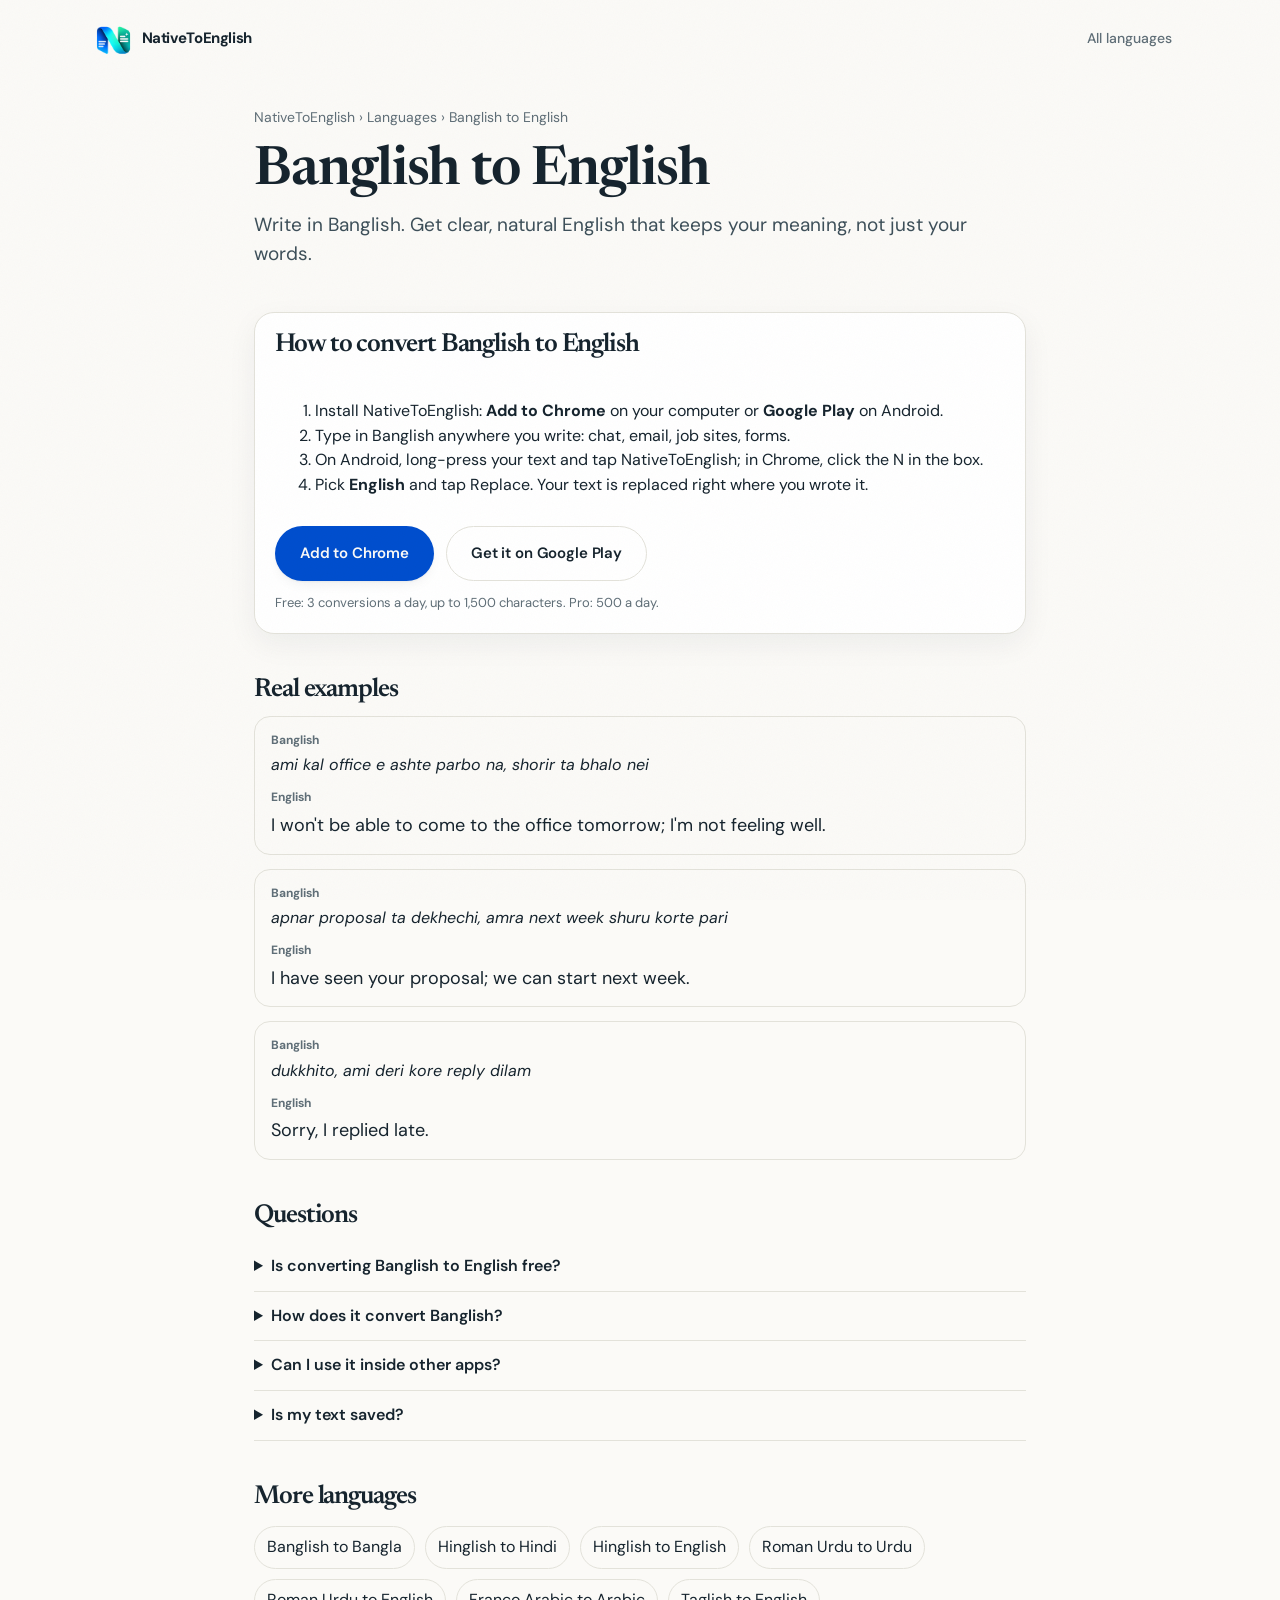
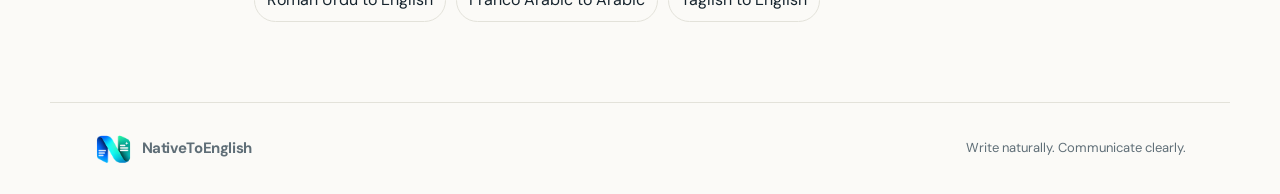
<file: banglish-to-english/index.html>
<!doctype html>
<html lang="en">
  <head>
    <meta charset="UTF-8" />
    <meta name="viewport" content="width=device-width, initial-scale=1.0, viewport-fit=cover" />
    <title>Banglish to English Translator – Free, Natural English</title>
    <meta name="description" content="Write in Banglish and get clear, natural English. Free Banglish to English translator that keeps your meaning, 3 conversions a day." />
    <link rel="canonical" href="https://nativetoenglish.landing.matrabhed.com/banglish-to-english/" />
    <meta property="og:type" content="website" />
    <meta property="og:site_name" content="NativeToEnglish" />
    <meta property="og:title" content="Banglish to English Translator – Free, Natural English" />
    <meta property="og:description" content="Write in Banglish and get clear, natural English. Free Banglish to English translator that keeps your meaning, 3 conversions a day." />
    <meta property="og:url" content="https://nativetoenglish.landing.matrabhed.com/banglish-to-english/" />
    <meta property="og:image" content="https://nativetoenglish.landing.matrabhed.com/og-image.png" />
    <meta name="twitter:card" content="summary_large_image" />
    <meta name="theme-color" content="#fbfaf7" media="(prefers-color-scheme: light)" />
    <meta name="theme-color" content="#0d1317" media="(prefers-color-scheme: dark)" />
    <link rel="icon" href="/favicon-32.png" type="image/png" sizes="32x32" />
    <link rel="apple-touch-icon" href="/apple-touch-icon.png" />
    <link rel="preconnect" href="https://fonts.googleapis.com" />
    <link rel="preconnect" href="https://fonts.gstatic.com" crossorigin />
    <link href="https://fonts.googleapis.com/css2?family=DM+Sans:opsz,wght@9..40,400..700&family=Newsreader:ital,opsz,wght@0,6..72,400..600;1,6..72,400..600&display=swap" rel="stylesheet" />
    
    <link rel="stylesheet" href="/styles.css" />
    <link rel="stylesheet" href="/converter.css" />
    <script>try { var t = localStorage.getItem("n2e-theme"); if (t === "light" || t === "dark") document.documentElement.dataset.theme = t; } catch (e) {}</script>
    <script type="application/ld+json">[{"@context": "https://schema.org", "@type": "HowTo", "name": "How to convert Banglish to English", "url": "https://nativetoenglish.landing.matrabhed.com/banglish-to-english/", "step": [{"@type": "HowToStep", "text": "Install NativeToEnglish for Chrome or Android."}, {"@type": "HowToStep", "text": "Type in Banglish anywhere you write."}, {"@type": "HowToStep", "text": "Long-press your text and tap NativeToEnglish, or click the N in Chrome."}, {"@type": "HowToStep", "text": "Pick English and tap Replace."}]}, {"@context": "https://schema.org", "@type": "FAQPage", "mainEntity": [{"@type": "Question", "name": "Is converting Banglish to English free?", "acceptedAnswer": {"@type": "Answer", "text": "Yes. NativeToEnglish gives 3 free conversions a day in the Android app and the Chrome extension, up to 1,500 characters each. No sign-up. Pro gives 500 a day."}}, {"@type": "Question", "name": "How does it convert Banglish?", "acceptedAnswer": {"@type": "Answer", "text": "It understands your Banglish by meaning, not word by word, and writes natural English that keeps what you meant, your tone and every fact."}}, {"@type": "Question", "name": "Can I use it inside other apps?", "acceptedAnswer": {"@type": "Answer", "text": "Yes. The NativeToEnglish Android app adds an entry to the long-press menu in any app, and the Chrome extension adds a button to every text box. Type in Banglish, tap once, and it is replaced where you wrote it."}}, {"@type": "Question", "name": "Is my text saved?", "acceptedAnswer": {"@type": "Answer", "text": "No. Only the text you choose to convert is sent, and it is not stored or used to train AI."}}]}, {"@context": "https://schema.org", "@type": "BreadcrumbList", "itemListElement": [{"@type": "ListItem", "position": 1, "name": "NativeToEnglish", "item": "https://nativetoenglish.landing.matrabhed.com/"}, {"@type": "ListItem", "position": 2, "name": "Languages", "item": "https://nativetoenglish.landing.matrabhed.com/converters/"}, {"@type": "ListItem", "position": 3, "name": "Banglish to English", "item": "https://nativetoenglish.landing.matrabhed.com/banglish-to-english/"}]}]</script>
  </head>
  <body>
    <a class="skip-link" href="#main">Skip to content</a>
    <header class="site-header">
      <div class="shell header-inner">
        <a class="brand" href="/" aria-label="NativeToEnglish home"><img class="brand-mark" src="/logo-mark.png" alt="" width="106" height="96" decoding="async" /><span class="brand-name">NativeToEnglish</span></a>
        <nav class="header-nav" aria-label="Main navigation"><a class="nav-link" href="/converters/">All languages</a></nav>
      </div>
    </header>
    <main id="main" class="shell cv">
      <nav class="cv-crumbs" aria-label="Breadcrumb"><a href="/">NativeToEnglish</a> › <a href="/converters/">Languages</a> › Banglish to English</nav>
      <h1 class="cv-h1">Banglish to English</h1>
      <p class="cv-lead">Write in Banglish. Get clear, natural English that keeps your meaning, not just your words.</p>
      <section class="cv-card cv-how" aria-labelledby="how-h">
        <h2 id="how-h">How to convert Banglish to English</h2>
        <ol>
          <li>Install NativeToEnglish: <b>Add to Chrome</b> on your computer or <b>Google Play</b> on Android.</li>
          <li>Type in Banglish anywhere you write: chat, email, job sites, forms.</li>
          <li>On Android, long-press your text and tap NativeToEnglish; in Chrome, click the N in the box.</li>
          <li>Pick <b>English</b> and tap Replace. Your text is replaced right where you wrote it.</li>
        </ol>
        <div class="hero-actions">
          <a class="button button-primary" href="https://chromewebstore.google.com/detail/nativetoenglish/hcifnjfjbeemchhjmhghefoonidcnjdm" target="_blank" rel="noopener" data-cta="chrome">Add to Chrome</a>
          <a class="button button-quiet" href="https://play.google.com/store/apps/details?id=com.nativetoenglish.mobile" target="_blank" rel="noopener" data-cta="play">Get it on Google Play</a>
        </div>
        <p class="cv-free">Free: 3 conversions a day, up to 1,500 characters. Pro: 500 a day.</p>
      </section>
      <section class="cv-examples" aria-labelledby="ex-h"><h2 id="ex-h">Real examples</h2><div class="cv-ex-grid">
          <figure class="cv-example">
            <figcaption>Banglish</figcaption>
            <p class="cv-ex-in">ami kal office e ashte parbo na, shorir ta bhalo nei</p>
            <figcaption>English</figcaption>
            <p class="cv-ex-out" lang="en">I won&#x27;t be able to come to the office tomorrow; I&#x27;m not feeling well.</p>
          </figure>
          <figure class="cv-example">
            <figcaption>Banglish</figcaption>
            <p class="cv-ex-in">apnar proposal ta dekhechi, amra next week shuru korte pari</p>
            <figcaption>English</figcaption>
            <p class="cv-ex-out" lang="en">I have seen your proposal; we can start next week.</p>
          </figure>
          <figure class="cv-example">
            <figcaption>Banglish</figcaption>
            <p class="cv-ex-in">dukkhito, ami deri kore reply dilam</p>
            <figcaption>English</figcaption>
            <p class="cv-ex-out" lang="en">Sorry, I replied late.</p>
          </figure></div></section>
      <section aria-labelledby="faq-h"><h2 id="faq-h">Questions</h2><details class="cv-faq"><summary>Is converting Banglish to English free?</summary><p>Yes. NativeToEnglish gives 3 free conversions a day in the Android app and the Chrome extension, up to 1,500 characters each. No sign-up. Pro gives 500 a day.</p></details><details class="cv-faq"><summary>How does it convert Banglish?</summary><p>It understands your Banglish by meaning, not word by word, and writes natural English that keeps what you meant, your tone and every fact.</p></details><details class="cv-faq"><summary>Can I use it inside other apps?</summary><p>Yes. The NativeToEnglish Android app adds an entry to the long-press menu in any app, and the Chrome extension adds a button to every text box. Type in Banglish, tap once, and it is replaced where you wrote it.</p></details><details class="cv-faq"><summary>Is my text saved?</summary><p>No. Only the text you choose to convert is sent, and it is not stored or used to train AI.</p></details></section>
      <section aria-labelledby="more-h"><h2 id="more-h">More languages</h2><ul class="cv-more"><li><a href="/banglish-to-bangla/">Banglish to Bangla</a></li><li><a href="/hinglish-to-hindi/">Hinglish to Hindi</a></li><li><a href="/hinglish-to-english/">Hinglish to English</a></li><li><a href="/roman-urdu-to-urdu/">Roman Urdu to Urdu</a></li><li><a href="/roman-urdu-to-english/">Roman Urdu to English</a></li><li><a href="/franco-arabic-to-arabic/">Franco Arabic to Arabic</a></li><li><a href="/taglish-to-english/">Taglish to English</a></li></ul></section>
    </main>
    <footer class="shell"><a class="brand" href="/"><img class="brand-mark" src="/logo-mark.png" alt="" width="106" height="96" decoding="async" /><span class="brand-name">NativeToEnglish</span></a><p>Write naturally. Communicate clearly.</p></footer>
<script>
  // Analytics (PostHog, cookieless). Events carry product=nativetoenglish so they filter cleanly from other products.
  // Sends event names and page context only. Never the user's text.
  var POSTHOG_KEY = "phc_Ai9YGUceJAVCz9VuPZfb5pCeKmzXvgdoLqLg4xPTExNX";
  var POSTHOG_HOST = "https://us.i.posthog.com";
  var PRODUCT = "nativetoenglish";
  (function () {
    var q = []; window.track = function (name, props) { q.push([name, props || {}]); };
    if (!POSTHOG_KEY) return;
    !function(t,e){var o,n,p,r;e.__SV||(window.posthog=e,e._i=[],e.init=function(i,s,a){function g(t,e){var o=e.split(".");2==o.length&&(t=t[o[0]],e=o[1]),t[e]=function(){t.push([e].concat(Array.prototype.slice.call(arguments,0)))}}(p=t.createElement("script")).type="text/javascript",p.crossOrigin="anonymous",p.async=!0,p.src=s.api_host.replace(".i.posthog.com","-assets.i.posthog.com")+"/static/array.js",(r=t.getElementsByTagName("script")[0]).parentNode.insertBefore(p,r);var u=e;for(void 0!==a?u=e[a]=[]:a="posthog",u.people=u.people||[],u.toString=function(t){var e="posthog";return"posthog"!==a&&(e+="."+a),t||(e+=" (stub)"),e},u.people.toString=function(){return u.toString(1)+".people (stub)"},o="init capture register register_once register_for_session unregister unregister_for_session getFeatureFlag getFeatureFlagPayload isFeatureEnabled reloadFeatureFlags updateEarlyAccessFeatureEnrollment getEarlyAccessFeatures on onFeatureFlags onSessionId getSurveys getActiveMatchingSurveys renderSurvey canRenderSurvey identify setPersonProperties group resetGroups setPersonPropertiesForFlags resetPersonPropertiesForFlags setGroupPropertiesForFlags resetGroupPropertiesForFlags reset get_distinct_id getGroups get_session_id get_session_replay_url alias set_config startSessionRecording stopSessionRecording sessionRecordingStarted captureException loadToolbar get_property getSessionProperty createPersonProfile opt_in_capturing opt_out_capturing has_opted_in_capturing has_opted_out_capturing clear_opt_in_out_capturing debug".split(" "),n=0;n<o.length;n++)g(u,o[n]);e._i.push([i,s,a])},e.__SV=1)}(document,window.posthog||[]);
    posthog.init(POSTHOG_KEY, { api_host: POSTHOG_HOST, persistence: "memory", person_profiles: "identified_only", capture_pageview: true, capture_pageleave: true, autocapture: false, session_recording: { maskAllInputs: true } });
    posthog.register({ product: PRODUCT });
    window.track = function (name, props) { posthog.capture(name, props || {}); };
    q.forEach(function (e) { posthog.capture(e[0], e[1]); });
  })();
  // Chrome Web Store clicks: which button sent the visitor to the store
  document.querySelectorAll('a[data-cta="chrome"]').forEach(function (a, i) {
    a.addEventListener("click", function () {
      track("add_to_chrome_click", { button_index: i, text: (a.textContent || "").trim().slice(0, 40) });
    });
  });
  // Google Play clicks, counted the same way as the Chrome ones
  document.querySelectorAll('a[data-cta="play"]').forEach(function (a, i) {
    a.addEventListener("click", function () {
      track("play_store_click", { button_index: i, text: (a.textContent || "").trim().slice(0, 40) });
    });
  });
  // Scroll depth milestones
  (function () {
    var fired = {}; var marks = [25, 50, 75, 100];
    function onScroll() {
      var d = document.documentElement, pct = Math.round((window.scrollY + window.innerHeight) / d.scrollHeight * 100);
      marks.forEach(function (m) { if (pct >= m && !fired[m]) { fired[m] = 1; track("scroll_depth", { percent: m }); } });
    }
    window.addEventListener("scroll", onScroll, { passive: true }); onScroll();
  })();
  // Time on page milestones
  [15, 45, 120].forEach(function (s) { setTimeout(function () { track("time_on_page", { seconds: s }); }, s * 1000); });
  // Outbound links
  document.querySelectorAll('a[href^="http"]').forEach(function (a) {
    if (a.host === location.host) return;
    a.addEventListener("click", function () { track("outbound_click", { href: a.href }); });
  });
</script>
  </body>
</html>
</file>
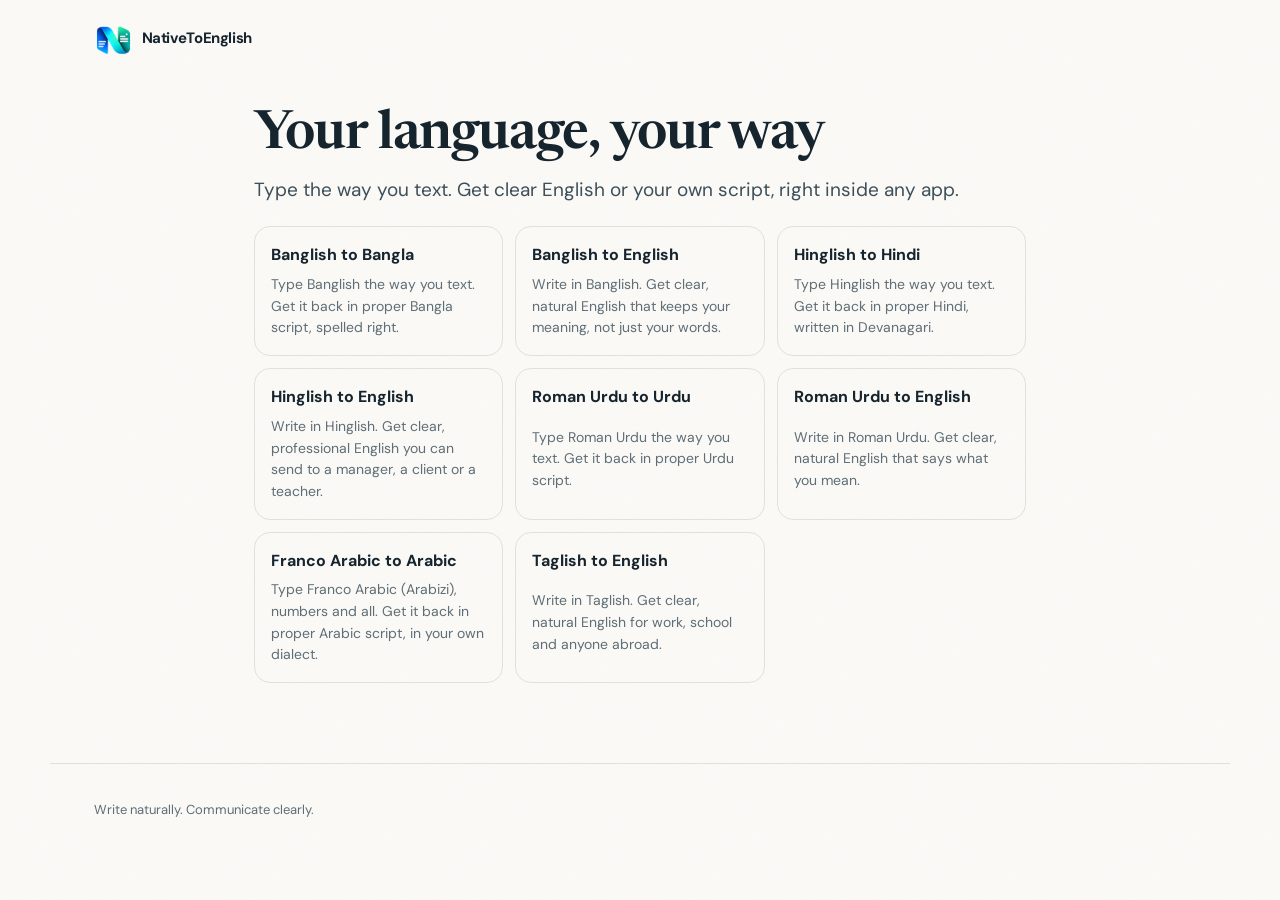
<file: converters/index.html>
<!doctype html>
<html lang="en"><head><meta charset="UTF-8" /><meta name="viewport" content="width=device-width, initial-scale=1.0" />
<title>Banglish, Hinglish, Roman Urdu &amp; Taglish to English</title><meta name="description" content="Convert Banglish, Hinglish, Roman Urdu, Franco Arabic and Taglish to clear English or your own script, in any app, with NativeToEnglish for Chrome and Android." /><link rel="canonical" href="https://nativetoenglish.landing.matrabhed.com/converters/" />
<meta property="og:title" content="Banglish, Hinglish, Roman Urdu &amp; Taglish to English" /><meta property="og:description" content="Convert Banglish, Hinglish, Roman Urdu, Franco Arabic and Taglish to clear English or your own script, in any app, with NativeToEnglish for Chrome and Android." /><meta property="og:image" content="https://nativetoenglish.landing.matrabhed.com/og-image.png" />
<link rel="icon" href="/favicon-32.png" type="image/png" sizes="32x32" />
<link href="https://fonts.googleapis.com/css2?family=DM+Sans:opsz,wght@9..40,400..700&family=Newsreader:ital,opsz,wght@0,6..72,400..600;1,6..72,400..600&display=swap" rel="stylesheet" />
<link rel="stylesheet" href="/styles.css" /><link rel="stylesheet" href="/converter.css" />
<script>try { var t = localStorage.getItem("n2e-theme"); if (t === "light" || t === "dark") document.documentElement.dataset.theme = t; } catch (e) {}</script></head>
<body><header class="site-header"><div class="shell header-inner"><a class="brand" href="/"><img class="brand-mark" src="/logo-mark.png" alt="" width="106" height="96" /><span class="brand-name">NativeToEnglish</span></a></div></header>
<main id="main" class="shell cv"><h1 class="cv-h1">Your language, your way</h1><p class="cv-lead">Type the way you text. Get clear English or your own script, right inside any app.</p><ul class="cv-hub"><li><a class="cv-hub-card" href="/banglish-to-bangla/"><b>Banglish to Bangla</b><span>Type Banglish the way you text. Get it back in proper Bangla script, spelled right.</span></a></li><li><a class="cv-hub-card" href="/banglish-to-english/"><b>Banglish to English</b><span>Write in Banglish. Get clear, natural English that keeps your meaning, not just your words.</span></a></li><li><a class="cv-hub-card" href="/hinglish-to-hindi/"><b>Hinglish to Hindi</b><span>Type Hinglish the way you text. Get it back in proper Hindi, written in Devanagari.</span></a></li><li><a class="cv-hub-card" href="/hinglish-to-english/"><b>Hinglish to English</b><span>Write in Hinglish. Get clear, professional English you can send to a manager, a client or a teacher.</span></a></li><li><a class="cv-hub-card" href="/roman-urdu-to-urdu/"><b>Roman Urdu to Urdu</b><span>Type Roman Urdu the way you text. Get it back in proper Urdu script.</span></a></li><li><a class="cv-hub-card" href="/roman-urdu-to-english/"><b>Roman Urdu to English</b><span>Write in Roman Urdu. Get clear, natural English that says what you mean.</span></a></li><li><a class="cv-hub-card" href="/franco-arabic-to-arabic/"><b>Franco Arabic to Arabic</b><span>Type Franco Arabic (Arabizi), numbers and all. Get it back in proper Arabic script, in your own dialect.</span></a></li><li><a class="cv-hub-card" href="/taglish-to-english/"><b>Taglish to English</b><span>Write in Taglish. Get clear, natural English for work, school and anyone abroad.</span></a></li></ul></main>
<footer class="shell"><p>Write naturally. Communicate clearly.</p></footer>
<script>
  // Analytics (PostHog, cookieless). Events carry product=nativetoenglish so they filter cleanly from other products.
  // Sends event names and page context only. Never the user's text.
  var POSTHOG_KEY = "phc_Ai9YGUceJAVCz9VuPZfb5pCeKmzXvgdoLqLg4xPTExNX";
  var POSTHOG_HOST = "https://us.i.posthog.com";
  var PRODUCT = "nativetoenglish";
  (function () {
    var q = []; window.track = function (name, props) { q.push([name, props || {}]); };
    if (!POSTHOG_KEY) return;
    !function(t,e){var o,n,p,r;e.__SV||(window.posthog=e,e._i=[],e.init=function(i,s,a){function g(t,e){var o=e.split(".");2==o.length&&(t=t[o[0]],e=o[1]),t[e]=function(){t.push([e].concat(Array.prototype.slice.call(arguments,0)))}}(p=t.createElement("script")).type="text/javascript",p.crossOrigin="anonymous",p.async=!0,p.src=s.api_host.replace(".i.posthog.com","-assets.i.posthog.com")+"/static/array.js",(r=t.getElementsByTagName("script")[0]).parentNode.insertBefore(p,r);var u=e;for(void 0!==a?u=e[a]=[]:a="posthog",u.people=u.people||[],u.toString=function(t){var e="posthog";return"posthog"!==a&&(e+="."+a),t||(e+=" (stub)"),e},u.people.toString=function(){return u.toString(1)+".people (stub)"},o="init capture register register_once register_for_session unregister unregister_for_session getFeatureFlag getFeatureFlagPayload isFeatureEnabled reloadFeatureFlags updateEarlyAccessFeatureEnrollment getEarlyAccessFeatures on onFeatureFlags onSessionId getSurveys getActiveMatchingSurveys renderSurvey canRenderSurvey identify setPersonProperties group resetGroups setPersonPropertiesForFlags resetPersonPropertiesForFlags setGroupPropertiesForFlags resetGroupPropertiesForFlags reset get_distinct_id getGroups get_session_id get_session_replay_url alias set_config startSessionRecording stopSessionRecording sessionRecordingStarted captureException loadToolbar get_property getSessionProperty createPersonProfile opt_in_capturing opt_out_capturing has_opted_in_capturing has_opted_out_capturing clear_opt_in_out_capturing debug".split(" "),n=0;n<o.length;n++)g(u,o[n]);e._i.push([i,s,a])},e.__SV=1)}(document,window.posthog||[]);
    posthog.init(POSTHOG_KEY, { api_host: POSTHOG_HOST, persistence: "memory", person_profiles: "identified_only", capture_pageview: true, capture_pageleave: true, autocapture: false, session_recording: { maskAllInputs: true } });
    posthog.register({ product: PRODUCT });
    window.track = function (name, props) { posthog.capture(name, props || {}); };
    q.forEach(function (e) { posthog.capture(e[0], e[1]); });
  })();
  // Chrome Web Store clicks: which button sent the visitor to the store
  document.querySelectorAll('a[data-cta="chrome"]').forEach(function (a, i) {
    a.addEventListener("click", function () {
      track("add_to_chrome_click", { button_index: i, text: (a.textContent || "").trim().slice(0, 40) });
    });
  });
  // Google Play clicks, counted the same way as the Chrome ones
  document.querySelectorAll('a[data-cta="play"]').forEach(function (a, i) {
    a.addEventListener("click", function () {
      track("play_store_click", { button_index: i, text: (a.textContent || "").trim().slice(0, 40) });
    });
  });
  // Scroll depth milestones
  (function () {
    var fired = {}; var marks = [25, 50, 75, 100];
    function onScroll() {
      var d = document.documentElement, pct = Math.round((window.scrollY + window.innerHeight) / d.scrollHeight * 100);
      marks.forEach(function (m) { if (pct >= m && !fired[m]) { fired[m] = 1; track("scroll_depth", { percent: m }); } });
    }
    window.addEventListener("scroll", onScroll, { passive: true }); onScroll();
  })();
  // Time on page milestones
  [15, 45, 120].forEach(function (s) { setTimeout(function () { track("time_on_page", { seconds: s }); }, s * 1000); });
  // Outbound links
  document.querySelectorAll('a[href^="http"]').forEach(function (a) {
    if (a.host === location.host) return;
    a.addEventListener("click", function () { track("outbound_click", { href: a.href }); });
  });
</script>
</body></html>
</file>
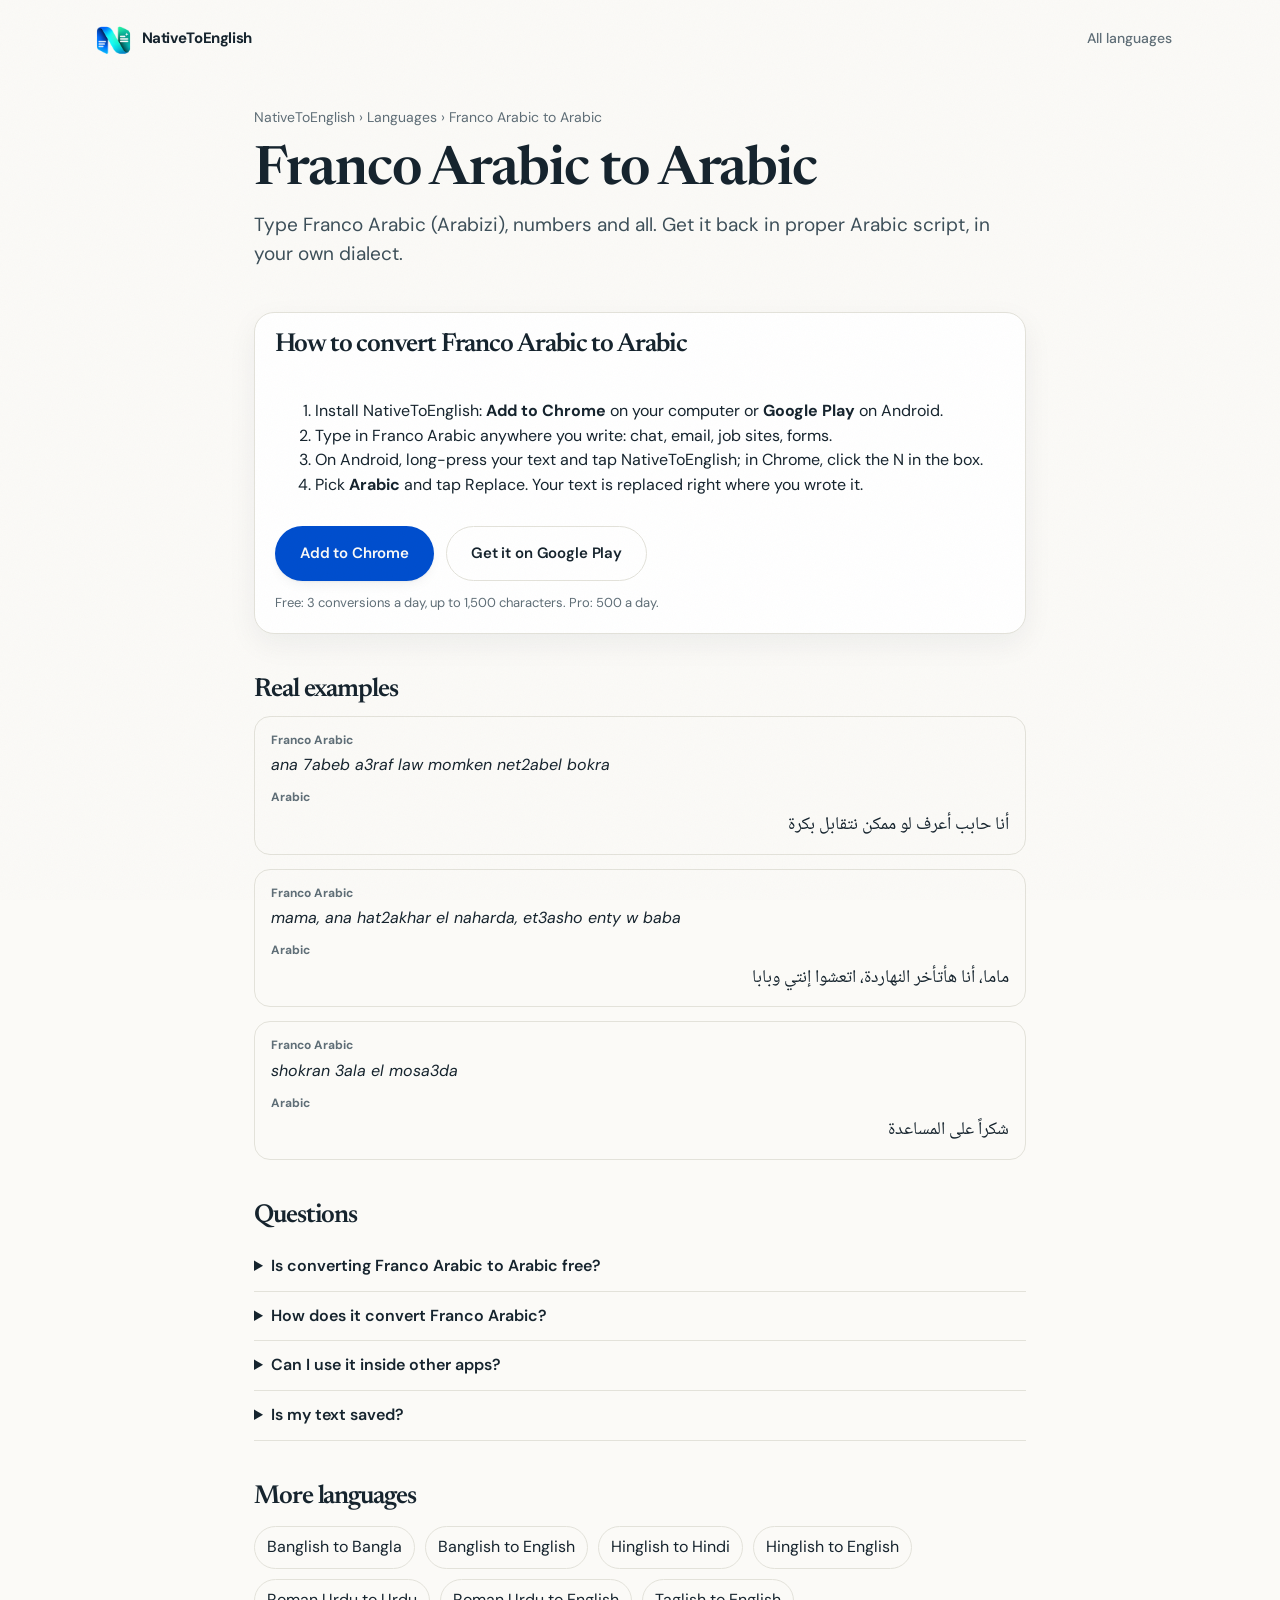
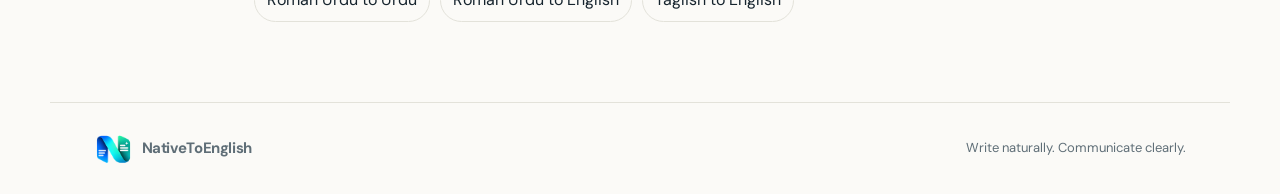
<file: franco-arabic-to-arabic/index.html>
<!doctype html>
<html lang="en">
  <head>
    <meta charset="UTF-8" />
    <meta name="viewport" content="width=device-width, initial-scale=1.0, viewport-fit=cover" />
    <title>Franco Arabic to Arabic Converter (Arabizi) – Free</title>
    <meta name="description" content="Type Franco Arabic (Arabizi) with numbers like 3 and 7, and get proper Arabic script. Free online Franco to Arabic converter, 3 conversions a day." />
    <link rel="canonical" href="https://nativetoenglish.landing.matrabhed.com/franco-arabic-to-arabic/" />
    <meta property="og:type" content="website" />
    <meta property="og:site_name" content="NativeToEnglish" />
    <meta property="og:title" content="Franco Arabic to Arabic Converter (Arabizi) – Free" />
    <meta property="og:description" content="Type Franco Arabic (Arabizi) with numbers like 3 and 7, and get proper Arabic script. Free online Franco to Arabic converter, 3 conversions a day." />
    <meta property="og:url" content="https://nativetoenglish.landing.matrabhed.com/franco-arabic-to-arabic/" />
    <meta property="og:image" content="https://nativetoenglish.landing.matrabhed.com/og-image.png" />
    <meta name="twitter:card" content="summary_large_image" />
    <meta name="theme-color" content="#fbfaf7" media="(prefers-color-scheme: light)" />
    <meta name="theme-color" content="#0d1317" media="(prefers-color-scheme: dark)" />
    <link rel="icon" href="/favicon-32.png" type="image/png" sizes="32x32" />
    <link rel="apple-touch-icon" href="/apple-touch-icon.png" />
    <link rel="preconnect" href="https://fonts.googleapis.com" />
    <link rel="preconnect" href="https://fonts.gstatic.com" crossorigin />
    <link href="https://fonts.googleapis.com/css2?family=DM+Sans:opsz,wght@9..40,400..700&family=Newsreader:ital,opsz,wght@0,6..72,400..600;1,6..72,400..600&display=swap" rel="stylesheet" />
    <link href="https://fonts.googleapis.com/css2?family=Noto+Naskh+Arabic:wght@400;600&display=swap" rel="stylesheet" />
    <link rel="stylesheet" href="/styles.css" />
    <link rel="stylesheet" href="/converter.css" />
    <script>try { var t = localStorage.getItem("n2e-theme"); if (t === "light" || t === "dark") document.documentElement.dataset.theme = t; } catch (e) {}</script>
    <script type="application/ld+json">[{"@context": "https://schema.org", "@type": "HowTo", "name": "How to convert Franco Arabic to Arabic", "url": "https://nativetoenglish.landing.matrabhed.com/franco-arabic-to-arabic/", "step": [{"@type": "HowToStep", "text": "Install NativeToEnglish for Chrome or Android."}, {"@type": "HowToStep", "text": "Type in Franco Arabic anywhere you write."}, {"@type": "HowToStep", "text": "Long-press your text and tap NativeToEnglish, or click the N in Chrome."}, {"@type": "HowToStep", "text": "Pick Arabic and tap Replace."}]}, {"@context": "https://schema.org", "@type": "FAQPage", "mainEntity": [{"@type": "Question", "name": "Is converting Franco Arabic to Arabic free?", "acceptedAnswer": {"@type": "Answer", "text": "Yes. NativeToEnglish gives 3 free conversions a day in the Android app and the Chrome extension, up to 1,500 characters each. No sign-up. Pro gives 500 a day."}}, {"@type": "Question", "name": "How does it convert Franco Arabic?", "acceptedAnswer": {"@type": "Answer", "text": "It reads what you typed in English letters, works out the Arabic words you meant, and writes them in proper Arabic script, fixing spelling on the way."}}, {"@type": "Question", "name": "Can I use it inside other apps?", "acceptedAnswer": {"@type": "Answer", "text": "Yes. The NativeToEnglish Android app adds an entry to the long-press menu in any app, and the Chrome extension adds a button to every text box. Type in Franco Arabic, tap once, and it is replaced where you wrote it."}}, {"@type": "Question", "name": "Is my text saved?", "acceptedAnswer": {"@type": "Answer", "text": "No. Only the text you choose to convert is sent, and it is not stored or used to train AI."}}]}, {"@context": "https://schema.org", "@type": "BreadcrumbList", "itemListElement": [{"@type": "ListItem", "position": 1, "name": "NativeToEnglish", "item": "https://nativetoenglish.landing.matrabhed.com/"}, {"@type": "ListItem", "position": 2, "name": "Languages", "item": "https://nativetoenglish.landing.matrabhed.com/converters/"}, {"@type": "ListItem", "position": 3, "name": "Franco Arabic to Arabic", "item": "https://nativetoenglish.landing.matrabhed.com/franco-arabic-to-arabic/"}]}]</script>
  </head>
  <body>
    <a class="skip-link" href="#main">Skip to content</a>
    <header class="site-header">
      <div class="shell header-inner">
        <a class="brand" href="/" aria-label="NativeToEnglish home"><img class="brand-mark" src="/logo-mark.png" alt="" width="106" height="96" decoding="async" /><span class="brand-name">NativeToEnglish</span></a>
        <nav class="header-nav" aria-label="Main navigation"><a class="nav-link" href="/converters/">All languages</a></nav>
      </div>
    </header>
    <main id="main" class="shell cv">
      <nav class="cv-crumbs" aria-label="Breadcrumb"><a href="/">NativeToEnglish</a> › <a href="/converters/">Languages</a> › Franco Arabic to Arabic</nav>
      <h1 class="cv-h1">Franco Arabic to Arabic</h1>
      <p class="cv-lead">Type Franco Arabic (Arabizi), numbers and all. Get it back in proper Arabic script, in your own dialect.</p>
      <section class="cv-card cv-how" aria-labelledby="how-h">
        <h2 id="how-h">How to convert Franco Arabic to Arabic</h2>
        <ol>
          <li>Install NativeToEnglish: <b>Add to Chrome</b> on your computer or <b>Google Play</b> on Android.</li>
          <li>Type in Franco Arabic anywhere you write: chat, email, job sites, forms.</li>
          <li>On Android, long-press your text and tap NativeToEnglish; in Chrome, click the N in the box.</li>
          <li>Pick <b>Arabic</b> and tap Replace. Your text is replaced right where you wrote it.</li>
        </ol>
        <div class="hero-actions">
          <a class="button button-primary" href="https://chromewebstore.google.com/detail/nativetoenglish/hcifnjfjbeemchhjmhghefoonidcnjdm" target="_blank" rel="noopener" data-cta="chrome">Add to Chrome</a>
          <a class="button button-quiet" href="https://play.google.com/store/apps/details?id=com.nativetoenglish.mobile" target="_blank" rel="noopener" data-cta="play">Get it on Google Play</a>
        </div>
        <p class="cv-free">Free: 3 conversions a day, up to 1,500 characters. Pro: 500 a day.</p>
      </section>
      <section class="cv-examples" aria-labelledby="ex-h"><h2 id="ex-h">Real examples</h2><div class="cv-ex-grid">
          <figure class="cv-example">
            <figcaption>Franco Arabic</figcaption>
            <p class="cv-ex-in">ana 7abeb a3raf law momken net2abel bokra</p>
            <figcaption>Arabic</figcaption>
            <p class="cv-ex-out" dir="rtl" lang="ar">أنا حابب أعرف لو ممكن نتقابل بكرة</p>
          </figure>
          <figure class="cv-example">
            <figcaption>Franco Arabic</figcaption>
            <p class="cv-ex-in">mama, ana hat2akhar el naharda, et3asho enty w baba</p>
            <figcaption>Arabic</figcaption>
            <p class="cv-ex-out" dir="rtl" lang="ar">ماما، أنا هأتأخر النهاردة، اتعشوا إنتي وبابا</p>
          </figure>
          <figure class="cv-example">
            <figcaption>Franco Arabic</figcaption>
            <p class="cv-ex-in">shokran 3ala el mosa3da</p>
            <figcaption>Arabic</figcaption>
            <p class="cv-ex-out" dir="rtl" lang="ar">شكراً على المساعدة</p>
          </figure></div></section>
      <section aria-labelledby="faq-h"><h2 id="faq-h">Questions</h2><details class="cv-faq"><summary>Is converting Franco Arabic to Arabic free?</summary><p>Yes. NativeToEnglish gives 3 free conversions a day in the Android app and the Chrome extension, up to 1,500 characters each. No sign-up. Pro gives 500 a day.</p></details><details class="cv-faq"><summary>How does it convert Franco Arabic?</summary><p>It reads what you typed in English letters, works out the Arabic words you meant, and writes them in proper Arabic script, fixing spelling on the way.</p></details><details class="cv-faq"><summary>Can I use it inside other apps?</summary><p>Yes. The NativeToEnglish Android app adds an entry to the long-press menu in any app, and the Chrome extension adds a button to every text box. Type in Franco Arabic, tap once, and it is replaced where you wrote it.</p></details><details class="cv-faq"><summary>Is my text saved?</summary><p>No. Only the text you choose to convert is sent, and it is not stored or used to train AI.</p></details></section>
      <section aria-labelledby="more-h"><h2 id="more-h">More languages</h2><ul class="cv-more"><li><a href="/banglish-to-bangla/">Banglish to Bangla</a></li><li><a href="/banglish-to-english/">Banglish to English</a></li><li><a href="/hinglish-to-hindi/">Hinglish to Hindi</a></li><li><a href="/hinglish-to-english/">Hinglish to English</a></li><li><a href="/roman-urdu-to-urdu/">Roman Urdu to Urdu</a></li><li><a href="/roman-urdu-to-english/">Roman Urdu to English</a></li><li><a href="/taglish-to-english/">Taglish to English</a></li></ul></section>
    </main>
    <footer class="shell"><a class="brand" href="/"><img class="brand-mark" src="/logo-mark.png" alt="" width="106" height="96" decoding="async" /><span class="brand-name">NativeToEnglish</span></a><p>Write naturally. Communicate clearly.</p></footer>
<script>
  // Analytics (PostHog, cookieless). Events carry product=nativetoenglish so they filter cleanly from other products.
  // Sends event names and page context only. Never the user's text.
  var POSTHOG_KEY = "phc_Ai9YGUceJAVCz9VuPZfb5pCeKmzXvgdoLqLg4xPTExNX";
  var POSTHOG_HOST = "https://us.i.posthog.com";
  var PRODUCT = "nativetoenglish";
  (function () {
    var q = []; window.track = function (name, props) { q.push([name, props || {}]); };
    if (!POSTHOG_KEY) return;
    !function(t,e){var o,n,p,r;e.__SV||(window.posthog=e,e._i=[],e.init=function(i,s,a){function g(t,e){var o=e.split(".");2==o.length&&(t=t[o[0]],e=o[1]),t[e]=function(){t.push([e].concat(Array.prototype.slice.call(arguments,0)))}}(p=t.createElement("script")).type="text/javascript",p.crossOrigin="anonymous",p.async=!0,p.src=s.api_host.replace(".i.posthog.com","-assets.i.posthog.com")+"/static/array.js",(r=t.getElementsByTagName("script")[0]).parentNode.insertBefore(p,r);var u=e;for(void 0!==a?u=e[a]=[]:a="posthog",u.people=u.people||[],u.toString=function(t){var e="posthog";return"posthog"!==a&&(e+="."+a),t||(e+=" (stub)"),e},u.people.toString=function(){return u.toString(1)+".people (stub)"},o="init capture register register_once register_for_session unregister unregister_for_session getFeatureFlag getFeatureFlagPayload isFeatureEnabled reloadFeatureFlags updateEarlyAccessFeatureEnrollment getEarlyAccessFeatures on onFeatureFlags onSessionId getSurveys getActiveMatchingSurveys renderSurvey canRenderSurvey identify setPersonProperties group resetGroups setPersonPropertiesForFlags resetPersonPropertiesForFlags setGroupPropertiesForFlags resetGroupPropertiesForFlags reset get_distinct_id getGroups get_session_id get_session_replay_url alias set_config startSessionRecording stopSessionRecording sessionRecordingStarted captureException loadToolbar get_property getSessionProperty createPersonProfile opt_in_capturing opt_out_capturing has_opted_in_capturing has_opted_out_capturing clear_opt_in_out_capturing debug".split(" "),n=0;n<o.length;n++)g(u,o[n]);e._i.push([i,s,a])},e.__SV=1)}(document,window.posthog||[]);
    posthog.init(POSTHOG_KEY, { api_host: POSTHOG_HOST, persistence: "memory", person_profiles: "identified_only", capture_pageview: true, capture_pageleave: true, autocapture: false, session_recording: { maskAllInputs: true } });
    posthog.register({ product: PRODUCT });
    window.track = function (name, props) { posthog.capture(name, props || {}); };
    q.forEach(function (e) { posthog.capture(e[0], e[1]); });
  })();
  // Chrome Web Store clicks: which button sent the visitor to the store
  document.querySelectorAll('a[data-cta="chrome"]').forEach(function (a, i) {
    a.addEventListener("click", function () {
      track("add_to_chrome_click", { button_index: i, text: (a.textContent || "").trim().slice(0, 40) });
    });
  });
  // Google Play clicks, counted the same way as the Chrome ones
  document.querySelectorAll('a[data-cta="play"]').forEach(function (a, i) {
    a.addEventListener("click", function () {
      track("play_store_click", { button_index: i, text: (a.textContent || "").trim().slice(0, 40) });
    });
  });
  // Scroll depth milestones
  (function () {
    var fired = {}; var marks = [25, 50, 75, 100];
    function onScroll() {
      var d = document.documentElement, pct = Math.round((window.scrollY + window.innerHeight) / d.scrollHeight * 100);
      marks.forEach(function (m) { if (pct >= m && !fired[m]) { fired[m] = 1; track("scroll_depth", { percent: m }); } });
    }
    window.addEventListener("scroll", onScroll, { passive: true }); onScroll();
  })();
  // Time on page milestones
  [15, 45, 120].forEach(function (s) { setTimeout(function () { track("time_on_page", { seconds: s }); }, s * 1000); });
  // Outbound links
  document.querySelectorAll('a[href^="http"]').forEach(function (a) {
    if (a.host === location.host) return;
    a.addEventListener("click", function () { track("outbound_click", { href: a.href }); });
  });
</script>
  </body>
</html>
</file>
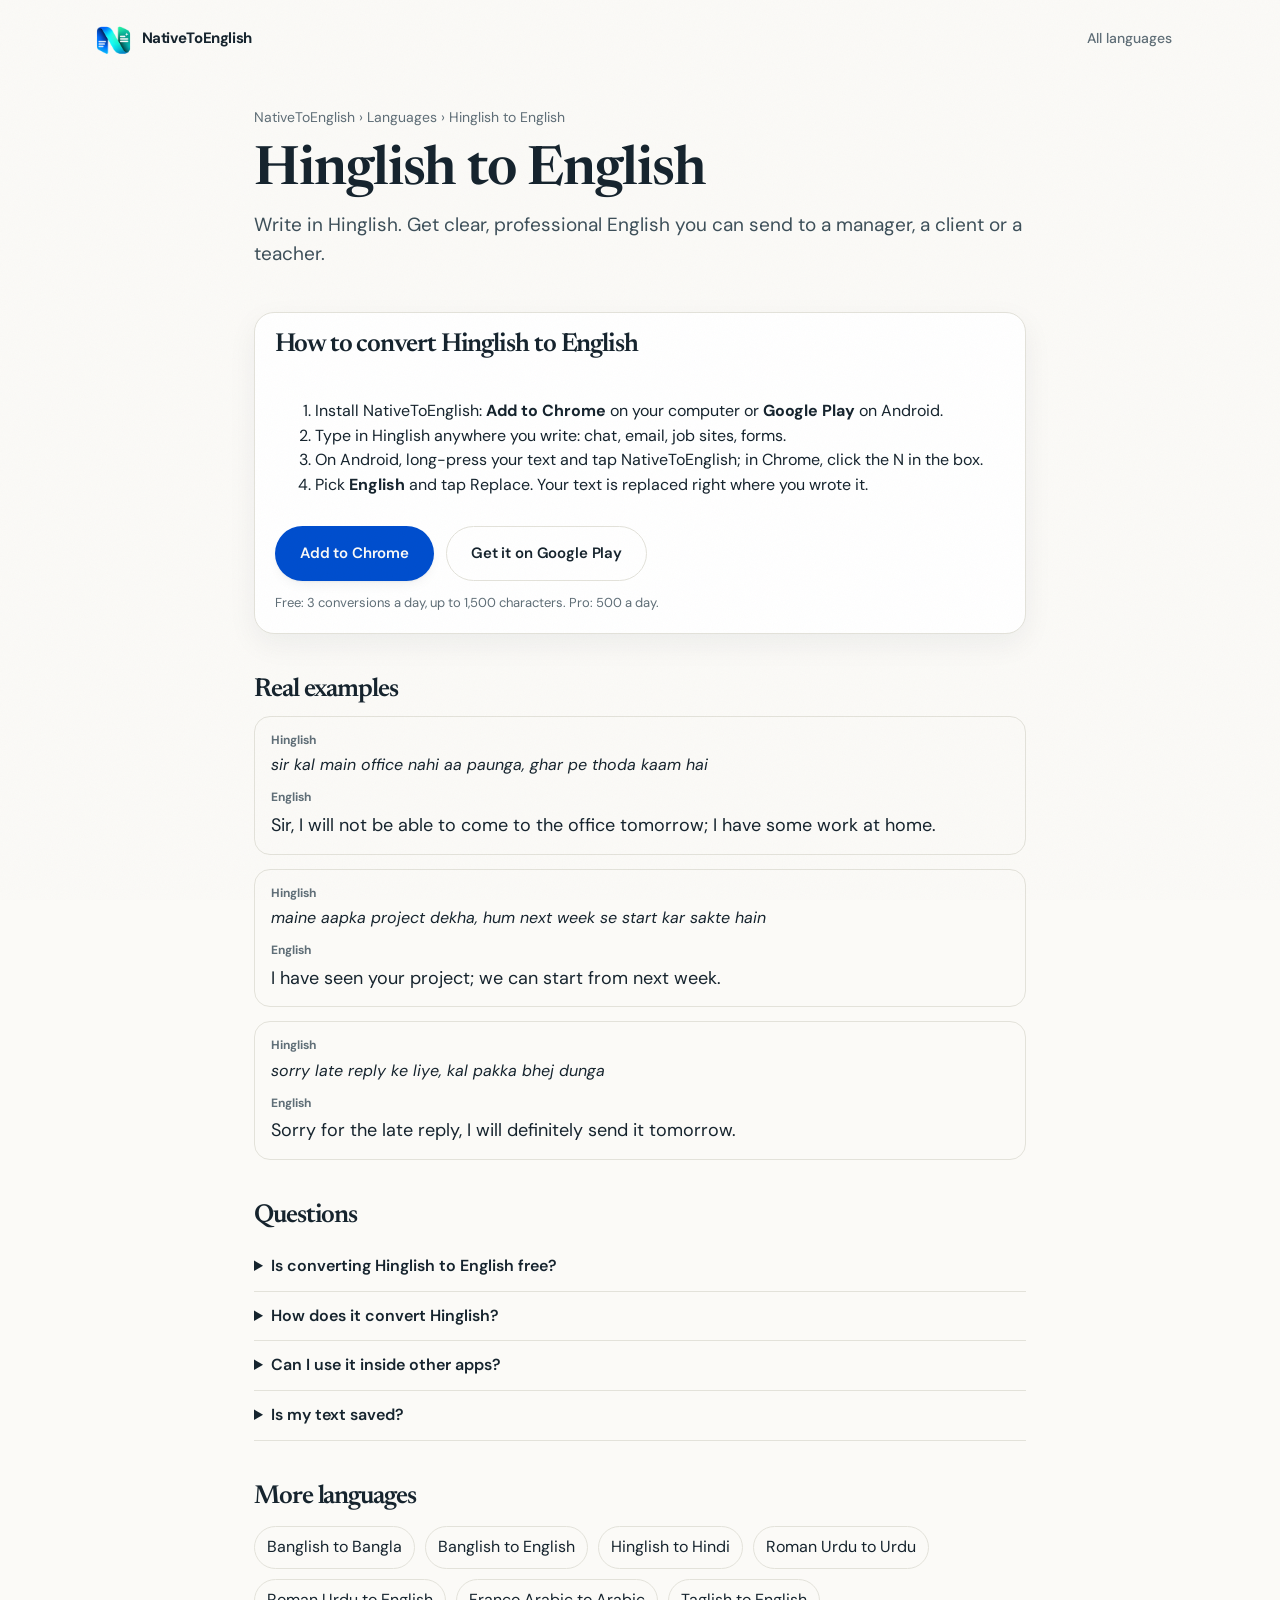
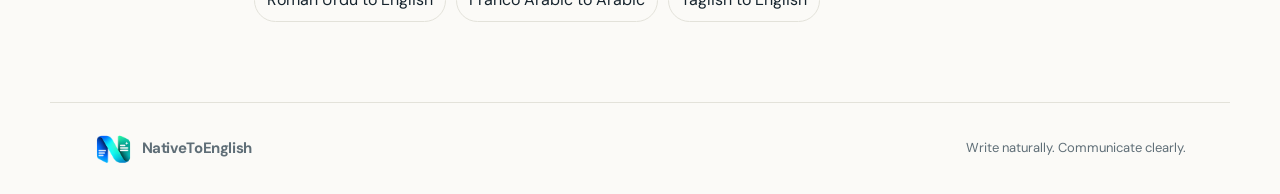
<file: hinglish-to-english/index.html>
<!doctype html>
<html lang="en">
  <head>
    <meta charset="UTF-8" />
    <meta name="viewport" content="width=device-width, initial-scale=1.0, viewport-fit=cover" />
    <title>Hinglish to English Translator – Free &amp; Professional</title>
    <meta name="description" content="Write in Hinglish and get clear, professional English. Free Hinglish to English translator for messages to your boss, clients and teachers." />
    <link rel="canonical" href="https://nativetoenglish.landing.matrabhed.com/hinglish-to-english/" />
    <meta property="og:type" content="website" />
    <meta property="og:site_name" content="NativeToEnglish" />
    <meta property="og:title" content="Hinglish to English Translator – Free &amp; Professional" />
    <meta property="og:description" content="Write in Hinglish and get clear, professional English. Free Hinglish to English translator for messages to your boss, clients and teachers." />
    <meta property="og:url" content="https://nativetoenglish.landing.matrabhed.com/hinglish-to-english/" />
    <meta property="og:image" content="https://nativetoenglish.landing.matrabhed.com/og-image.png" />
    <meta name="twitter:card" content="summary_large_image" />
    <meta name="theme-color" content="#fbfaf7" media="(prefers-color-scheme: light)" />
    <meta name="theme-color" content="#0d1317" media="(prefers-color-scheme: dark)" />
    <link rel="icon" href="/favicon-32.png" type="image/png" sizes="32x32" />
    <link rel="apple-touch-icon" href="/apple-touch-icon.png" />
    <link rel="preconnect" href="https://fonts.googleapis.com" />
    <link rel="preconnect" href="https://fonts.gstatic.com" crossorigin />
    <link href="https://fonts.googleapis.com/css2?family=DM+Sans:opsz,wght@9..40,400..700&family=Newsreader:ital,opsz,wght@0,6..72,400..600;1,6..72,400..600&display=swap" rel="stylesheet" />
    
    <link rel="stylesheet" href="/styles.css" />
    <link rel="stylesheet" href="/converter.css" />
    <script>try { var t = localStorage.getItem("n2e-theme"); if (t === "light" || t === "dark") document.documentElement.dataset.theme = t; } catch (e) {}</script>
    <script type="application/ld+json">[{"@context": "https://schema.org", "@type": "HowTo", "name": "How to convert Hinglish to English", "url": "https://nativetoenglish.landing.matrabhed.com/hinglish-to-english/", "step": [{"@type": "HowToStep", "text": "Install NativeToEnglish for Chrome or Android."}, {"@type": "HowToStep", "text": "Type in Hinglish anywhere you write."}, {"@type": "HowToStep", "text": "Long-press your text and tap NativeToEnglish, or click the N in Chrome."}, {"@type": "HowToStep", "text": "Pick English and tap Replace."}]}, {"@context": "https://schema.org", "@type": "FAQPage", "mainEntity": [{"@type": "Question", "name": "Is converting Hinglish to English free?", "acceptedAnswer": {"@type": "Answer", "text": "Yes. NativeToEnglish gives 3 free conversions a day in the Android app and the Chrome extension, up to 1,500 characters each. No sign-up. Pro gives 500 a day."}}, {"@type": "Question", "name": "How does it convert Hinglish?", "acceptedAnswer": {"@type": "Answer", "text": "It understands your Hinglish by meaning, not word by word, and writes natural English that keeps what you meant, your tone and every fact."}}, {"@type": "Question", "name": "Can I use it inside other apps?", "acceptedAnswer": {"@type": "Answer", "text": "Yes. The NativeToEnglish Android app adds an entry to the long-press menu in any app, and the Chrome extension adds a button to every text box. Type in Hinglish, tap once, and it is replaced where you wrote it."}}, {"@type": "Question", "name": "Is my text saved?", "acceptedAnswer": {"@type": "Answer", "text": "No. Only the text you choose to convert is sent, and it is not stored or used to train AI."}}]}, {"@context": "https://schema.org", "@type": "BreadcrumbList", "itemListElement": [{"@type": "ListItem", "position": 1, "name": "NativeToEnglish", "item": "https://nativetoenglish.landing.matrabhed.com/"}, {"@type": "ListItem", "position": 2, "name": "Languages", "item": "https://nativetoenglish.landing.matrabhed.com/converters/"}, {"@type": "ListItem", "position": 3, "name": "Hinglish to English", "item": "https://nativetoenglish.landing.matrabhed.com/hinglish-to-english/"}]}]</script>
  </head>
  <body>
    <a class="skip-link" href="#main">Skip to content</a>
    <header class="site-header">
      <div class="shell header-inner">
        <a class="brand" href="/" aria-label="NativeToEnglish home"><img class="brand-mark" src="/logo-mark.png" alt="" width="106" height="96" decoding="async" /><span class="brand-name">NativeToEnglish</span></a>
        <nav class="header-nav" aria-label="Main navigation"><a class="nav-link" href="/converters/">All languages</a></nav>
      </div>
    </header>
    <main id="main" class="shell cv">
      <nav class="cv-crumbs" aria-label="Breadcrumb"><a href="/">NativeToEnglish</a> › <a href="/converters/">Languages</a> › Hinglish to English</nav>
      <h1 class="cv-h1">Hinglish to English</h1>
      <p class="cv-lead">Write in Hinglish. Get clear, professional English you can send to a manager, a client or a teacher.</p>
      <section class="cv-card cv-how" aria-labelledby="how-h">
        <h2 id="how-h">How to convert Hinglish to English</h2>
        <ol>
          <li>Install NativeToEnglish: <b>Add to Chrome</b> on your computer or <b>Google Play</b> on Android.</li>
          <li>Type in Hinglish anywhere you write: chat, email, job sites, forms.</li>
          <li>On Android, long-press your text and tap NativeToEnglish; in Chrome, click the N in the box.</li>
          <li>Pick <b>English</b> and tap Replace. Your text is replaced right where you wrote it.</li>
        </ol>
        <div class="hero-actions">
          <a class="button button-primary" href="https://chromewebstore.google.com/detail/nativetoenglish/hcifnjfjbeemchhjmhghefoonidcnjdm" target="_blank" rel="noopener" data-cta="chrome">Add to Chrome</a>
          <a class="button button-quiet" href="https://play.google.com/store/apps/details?id=com.nativetoenglish.mobile" target="_blank" rel="noopener" data-cta="play">Get it on Google Play</a>
        </div>
        <p class="cv-free">Free: 3 conversions a day, up to 1,500 characters. Pro: 500 a day.</p>
      </section>
      <section class="cv-examples" aria-labelledby="ex-h"><h2 id="ex-h">Real examples</h2><div class="cv-ex-grid">
          <figure class="cv-example">
            <figcaption>Hinglish</figcaption>
            <p class="cv-ex-in">sir kal main office nahi aa paunga, ghar pe thoda kaam hai</p>
            <figcaption>English</figcaption>
            <p class="cv-ex-out" lang="en">Sir, I will not be able to come to the office tomorrow; I have some work at home.</p>
          </figure>
          <figure class="cv-example">
            <figcaption>Hinglish</figcaption>
            <p class="cv-ex-in">maine aapka project dekha, hum next week se start kar sakte hain</p>
            <figcaption>English</figcaption>
            <p class="cv-ex-out" lang="en">I have seen your project; we can start from next week.</p>
          </figure>
          <figure class="cv-example">
            <figcaption>Hinglish</figcaption>
            <p class="cv-ex-in">sorry late reply ke liye, kal pakka bhej dunga</p>
            <figcaption>English</figcaption>
            <p class="cv-ex-out" lang="en">Sorry for the late reply, I will definitely send it tomorrow.</p>
          </figure></div></section>
      <section aria-labelledby="faq-h"><h2 id="faq-h">Questions</h2><details class="cv-faq"><summary>Is converting Hinglish to English free?</summary><p>Yes. NativeToEnglish gives 3 free conversions a day in the Android app and the Chrome extension, up to 1,500 characters each. No sign-up. Pro gives 500 a day.</p></details><details class="cv-faq"><summary>How does it convert Hinglish?</summary><p>It understands your Hinglish by meaning, not word by word, and writes natural English that keeps what you meant, your tone and every fact.</p></details><details class="cv-faq"><summary>Can I use it inside other apps?</summary><p>Yes. The NativeToEnglish Android app adds an entry to the long-press menu in any app, and the Chrome extension adds a button to every text box. Type in Hinglish, tap once, and it is replaced where you wrote it.</p></details><details class="cv-faq"><summary>Is my text saved?</summary><p>No. Only the text you choose to convert is sent, and it is not stored or used to train AI.</p></details></section>
      <section aria-labelledby="more-h"><h2 id="more-h">More languages</h2><ul class="cv-more"><li><a href="/banglish-to-bangla/">Banglish to Bangla</a></li><li><a href="/banglish-to-english/">Banglish to English</a></li><li><a href="/hinglish-to-hindi/">Hinglish to Hindi</a></li><li><a href="/roman-urdu-to-urdu/">Roman Urdu to Urdu</a></li><li><a href="/roman-urdu-to-english/">Roman Urdu to English</a></li><li><a href="/franco-arabic-to-arabic/">Franco Arabic to Arabic</a></li><li><a href="/taglish-to-english/">Taglish to English</a></li></ul></section>
    </main>
    <footer class="shell"><a class="brand" href="/"><img class="brand-mark" src="/logo-mark.png" alt="" width="106" height="96" decoding="async" /><span class="brand-name">NativeToEnglish</span></a><p>Write naturally. Communicate clearly.</p></footer>
<script>
  // Analytics (PostHog, cookieless). Events carry product=nativetoenglish so they filter cleanly from other products.
  // Sends event names and page context only. Never the user's text.
  var POSTHOG_KEY = "phc_Ai9YGUceJAVCz9VuPZfb5pCeKmzXvgdoLqLg4xPTExNX";
  var POSTHOG_HOST = "https://us.i.posthog.com";
  var PRODUCT = "nativetoenglish";
  (function () {
    var q = []; window.track = function (name, props) { q.push([name, props || {}]); };
    if (!POSTHOG_KEY) return;
    !function(t,e){var o,n,p,r;e.__SV||(window.posthog=e,e._i=[],e.init=function(i,s,a){function g(t,e){var o=e.split(".");2==o.length&&(t=t[o[0]],e=o[1]),t[e]=function(){t.push([e].concat(Array.prototype.slice.call(arguments,0)))}}(p=t.createElement("script")).type="text/javascript",p.crossOrigin="anonymous",p.async=!0,p.src=s.api_host.replace(".i.posthog.com","-assets.i.posthog.com")+"/static/array.js",(r=t.getElementsByTagName("script")[0]).parentNode.insertBefore(p,r);var u=e;for(void 0!==a?u=e[a]=[]:a="posthog",u.people=u.people||[],u.toString=function(t){var e="posthog";return"posthog"!==a&&(e+="."+a),t||(e+=" (stub)"),e},u.people.toString=function(){return u.toString(1)+".people (stub)"},o="init capture register register_once register_for_session unregister unregister_for_session getFeatureFlag getFeatureFlagPayload isFeatureEnabled reloadFeatureFlags updateEarlyAccessFeatureEnrollment getEarlyAccessFeatures on onFeatureFlags onSessionId getSurveys getActiveMatchingSurveys renderSurvey canRenderSurvey identify setPersonProperties group resetGroups setPersonPropertiesForFlags resetPersonPropertiesForFlags setGroupPropertiesForFlags resetGroupPropertiesForFlags reset get_distinct_id getGroups get_session_id get_session_replay_url alias set_config startSessionRecording stopSessionRecording sessionRecordingStarted captureException loadToolbar get_property getSessionProperty createPersonProfile opt_in_capturing opt_out_capturing has_opted_in_capturing has_opted_out_capturing clear_opt_in_out_capturing debug".split(" "),n=0;n<o.length;n++)g(u,o[n]);e._i.push([i,s,a])},e.__SV=1)}(document,window.posthog||[]);
    posthog.init(POSTHOG_KEY, { api_host: POSTHOG_HOST, persistence: "memory", person_profiles: "identified_only", capture_pageview: true, capture_pageleave: true, autocapture: false, session_recording: { maskAllInputs: true } });
    posthog.register({ product: PRODUCT });
    window.track = function (name, props) { posthog.capture(name, props || {}); };
    q.forEach(function (e) { posthog.capture(e[0], e[1]); });
  })();
  // Chrome Web Store clicks: which button sent the visitor to the store
  document.querySelectorAll('a[data-cta="chrome"]').forEach(function (a, i) {
    a.addEventListener("click", function () {
      track("add_to_chrome_click", { button_index: i, text: (a.textContent || "").trim().slice(0, 40) });
    });
  });
  // Google Play clicks, counted the same way as the Chrome ones
  document.querySelectorAll('a[data-cta="play"]').forEach(function (a, i) {
    a.addEventListener("click", function () {
      track("play_store_click", { button_index: i, text: (a.textContent || "").trim().slice(0, 40) });
    });
  });
  // Scroll depth milestones
  (function () {
    var fired = {}; var marks = [25, 50, 75, 100];
    function onScroll() {
      var d = document.documentElement, pct = Math.round((window.scrollY + window.innerHeight) / d.scrollHeight * 100);
      marks.forEach(function (m) { if (pct >= m && !fired[m]) { fired[m] = 1; track("scroll_depth", { percent: m }); } });
    }
    window.addEventListener("scroll", onScroll, { passive: true }); onScroll();
  })();
  // Time on page milestones
  [15, 45, 120].forEach(function (s) { setTimeout(function () { track("time_on_page", { seconds: s }); }, s * 1000); });
  // Outbound links
  document.querySelectorAll('a[href^="http"]').forEach(function (a) {
    if (a.host === location.host) return;
    a.addEventListener("click", function () { track("outbound_click", { href: a.href }); });
  });
</script>
  </body>
</html>
</file>
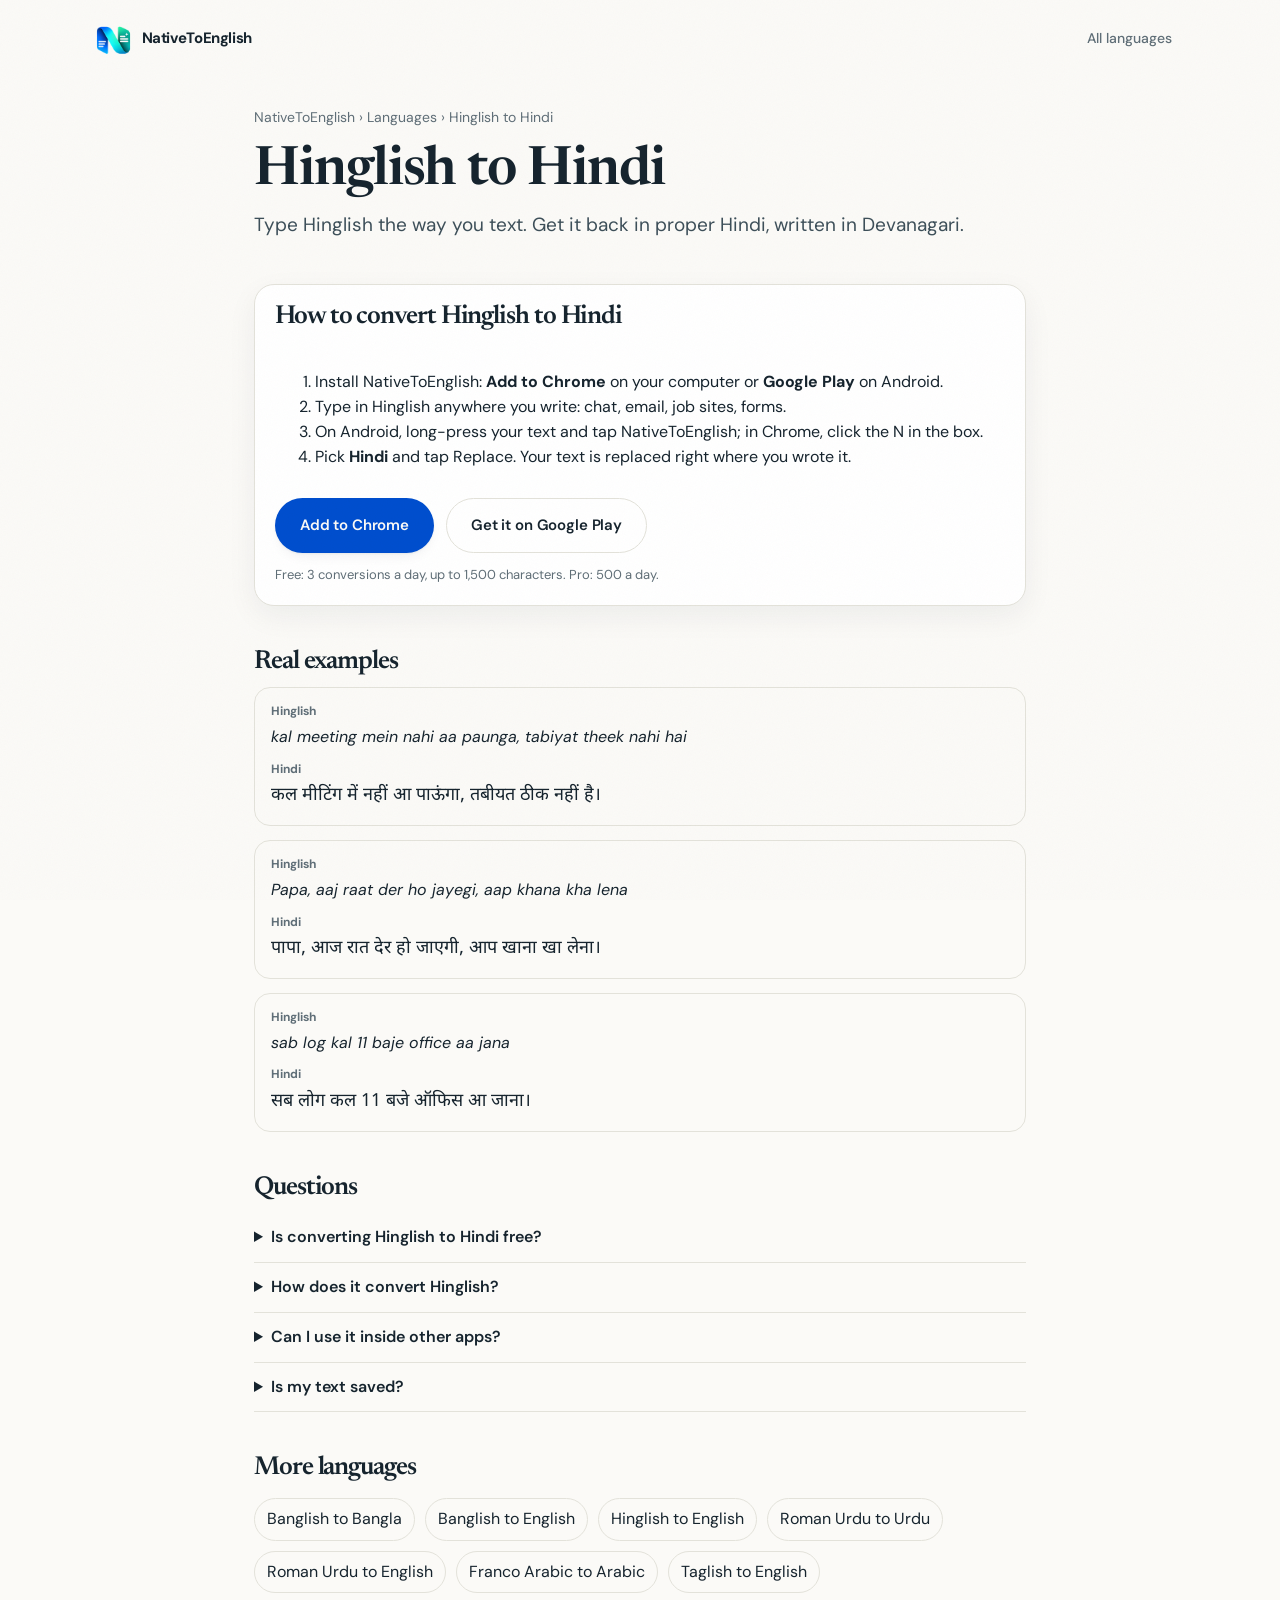
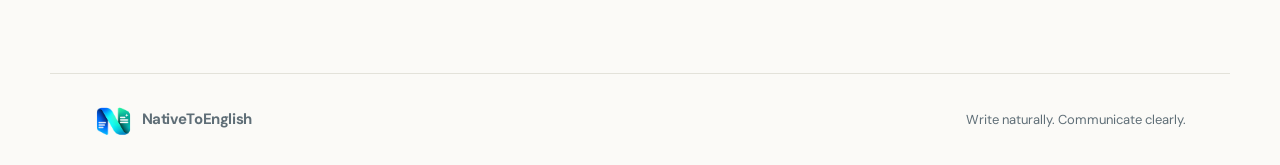
<file: hinglish-to-hindi/index.html>
<!doctype html>
<html lang="en">
  <head>
    <meta charset="UTF-8" />
    <meta name="viewport" content="width=device-width, initial-scale=1.0, viewport-fit=cover" />
    <title>Hinglish to Hindi Converter – Free, Proper Devanagari</title>
    <meta name="description" content="Type Hinglish in English letters and get proper Hindi in Devanagari script. Free online Hinglish to Hindi converter, 3 conversions a day." />
    <link rel="canonical" href="https://nativetoenglish.landing.matrabhed.com/hinglish-to-hindi/" />
    <meta property="og:type" content="website" />
    <meta property="og:site_name" content="NativeToEnglish" />
    <meta property="og:title" content="Hinglish to Hindi Converter – Free, Proper Devanagari" />
    <meta property="og:description" content="Type Hinglish in English letters and get proper Hindi in Devanagari script. Free online Hinglish to Hindi converter, 3 conversions a day." />
    <meta property="og:url" content="https://nativetoenglish.landing.matrabhed.com/hinglish-to-hindi/" />
    <meta property="og:image" content="https://nativetoenglish.landing.matrabhed.com/og-image.png" />
    <meta name="twitter:card" content="summary_large_image" />
    <meta name="theme-color" content="#fbfaf7" media="(prefers-color-scheme: light)" />
    <meta name="theme-color" content="#0d1317" media="(prefers-color-scheme: dark)" />
    <link rel="icon" href="/favicon-32.png" type="image/png" sizes="32x32" />
    <link rel="apple-touch-icon" href="/apple-touch-icon.png" />
    <link rel="preconnect" href="https://fonts.googleapis.com" />
    <link rel="preconnect" href="https://fonts.gstatic.com" crossorigin />
    <link href="https://fonts.googleapis.com/css2?family=DM+Sans:opsz,wght@9..40,400..700&family=Newsreader:ital,opsz,wght@0,6..72,400..600;1,6..72,400..600&display=swap" rel="stylesheet" />
    <link href="https://fonts.googleapis.com/css2?family=Noto+Sans+Devanagari:wght@400;600&display=swap" rel="stylesheet" />
    <link rel="stylesheet" href="/styles.css" />
    <link rel="stylesheet" href="/converter.css" />
    <script>try { var t = localStorage.getItem("n2e-theme"); if (t === "light" || t === "dark") document.documentElement.dataset.theme = t; } catch (e) {}</script>
    <script type="application/ld+json">[{"@context": "https://schema.org", "@type": "HowTo", "name": "How to convert Hinglish to Hindi", "url": "https://nativetoenglish.landing.matrabhed.com/hinglish-to-hindi/", "step": [{"@type": "HowToStep", "text": "Install NativeToEnglish for Chrome or Android."}, {"@type": "HowToStep", "text": "Type in Hinglish anywhere you write."}, {"@type": "HowToStep", "text": "Long-press your text and tap NativeToEnglish, or click the N in Chrome."}, {"@type": "HowToStep", "text": "Pick Hindi and tap Replace."}]}, {"@context": "https://schema.org", "@type": "FAQPage", "mainEntity": [{"@type": "Question", "name": "Is converting Hinglish to Hindi free?", "acceptedAnswer": {"@type": "Answer", "text": "Yes. NativeToEnglish gives 3 free conversions a day in the Android app and the Chrome extension, up to 1,500 characters each. No sign-up. Pro gives 500 a day."}}, {"@type": "Question", "name": "How does it convert Hinglish?", "acceptedAnswer": {"@type": "Answer", "text": "It reads what you typed in English letters, works out the Hindi words you meant, and writes them in proper Hindi script, fixing spelling on the way."}}, {"@type": "Question", "name": "Can I use it inside other apps?", "acceptedAnswer": {"@type": "Answer", "text": "Yes. The NativeToEnglish Android app adds an entry to the long-press menu in any app, and the Chrome extension adds a button to every text box. Type in Hinglish, tap once, and it is replaced where you wrote it."}}, {"@type": "Question", "name": "Is my text saved?", "acceptedAnswer": {"@type": "Answer", "text": "No. Only the text you choose to convert is sent, and it is not stored or used to train AI."}}]}, {"@context": "https://schema.org", "@type": "BreadcrumbList", "itemListElement": [{"@type": "ListItem", "position": 1, "name": "NativeToEnglish", "item": "https://nativetoenglish.landing.matrabhed.com/"}, {"@type": "ListItem", "position": 2, "name": "Languages", "item": "https://nativetoenglish.landing.matrabhed.com/converters/"}, {"@type": "ListItem", "position": 3, "name": "Hinglish to Hindi", "item": "https://nativetoenglish.landing.matrabhed.com/hinglish-to-hindi/"}]}]</script>
  </head>
  <body>
    <a class="skip-link" href="#main">Skip to content</a>
    <header class="site-header">
      <div class="shell header-inner">
        <a class="brand" href="/" aria-label="NativeToEnglish home"><img class="brand-mark" src="/logo-mark.png" alt="" width="106" height="96" decoding="async" /><span class="brand-name">NativeToEnglish</span></a>
        <nav class="header-nav" aria-label="Main navigation"><a class="nav-link" href="/converters/">All languages</a></nav>
      </div>
    </header>
    <main id="main" class="shell cv">
      <nav class="cv-crumbs" aria-label="Breadcrumb"><a href="/">NativeToEnglish</a> › <a href="/converters/">Languages</a> › Hinglish to Hindi</nav>
      <h1 class="cv-h1">Hinglish to Hindi</h1>
      <p class="cv-lead">Type Hinglish the way you text. Get it back in proper Hindi, written in Devanagari.</p>
      <section class="cv-card cv-how" aria-labelledby="how-h">
        <h2 id="how-h">How to convert Hinglish to Hindi</h2>
        <ol>
          <li>Install NativeToEnglish: <b>Add to Chrome</b> on your computer or <b>Google Play</b> on Android.</li>
          <li>Type in Hinglish anywhere you write: chat, email, job sites, forms.</li>
          <li>On Android, long-press your text and tap NativeToEnglish; in Chrome, click the N in the box.</li>
          <li>Pick <b>Hindi</b> and tap Replace. Your text is replaced right where you wrote it.</li>
        </ol>
        <div class="hero-actions">
          <a class="button button-primary" href="https://chromewebstore.google.com/detail/nativetoenglish/hcifnjfjbeemchhjmhghefoonidcnjdm" target="_blank" rel="noopener" data-cta="chrome">Add to Chrome</a>
          <a class="button button-quiet" href="https://play.google.com/store/apps/details?id=com.nativetoenglish.mobile" target="_blank" rel="noopener" data-cta="play">Get it on Google Play</a>
        </div>
        <p class="cv-free">Free: 3 conversions a day, up to 1,500 characters. Pro: 500 a day.</p>
      </section>
      <section class="cv-examples" aria-labelledby="ex-h"><h2 id="ex-h">Real examples</h2><div class="cv-ex-grid">
          <figure class="cv-example">
            <figcaption>Hinglish</figcaption>
            <p class="cv-ex-in">kal meeting mein nahi aa paunga, tabiyat theek nahi hai</p>
            <figcaption>Hindi</figcaption>
            <p class="cv-ex-out" lang="hi">कल मीटिंग में नहीं आ पाऊंगा, तबीयत ठीक नहीं है।</p>
          </figure>
          <figure class="cv-example">
            <figcaption>Hinglish</figcaption>
            <p class="cv-ex-in">Papa, aaj raat der ho jayegi, aap khana kha lena</p>
            <figcaption>Hindi</figcaption>
            <p class="cv-ex-out" lang="hi">पापा, आज रात देर हो जाएगी, आप खाना खा लेना।</p>
          </figure>
          <figure class="cv-example">
            <figcaption>Hinglish</figcaption>
            <p class="cv-ex-in">sab log kal 11 baje office aa jana</p>
            <figcaption>Hindi</figcaption>
            <p class="cv-ex-out" lang="hi">सब लोग कल 11 बजे ऑफिस आ जाना।</p>
          </figure></div></section>
      <section aria-labelledby="faq-h"><h2 id="faq-h">Questions</h2><details class="cv-faq"><summary>Is converting Hinglish to Hindi free?</summary><p>Yes. NativeToEnglish gives 3 free conversions a day in the Android app and the Chrome extension, up to 1,500 characters each. No sign-up. Pro gives 500 a day.</p></details><details class="cv-faq"><summary>How does it convert Hinglish?</summary><p>It reads what you typed in English letters, works out the Hindi words you meant, and writes them in proper Hindi script, fixing spelling on the way.</p></details><details class="cv-faq"><summary>Can I use it inside other apps?</summary><p>Yes. The NativeToEnglish Android app adds an entry to the long-press menu in any app, and the Chrome extension adds a button to every text box. Type in Hinglish, tap once, and it is replaced where you wrote it.</p></details><details class="cv-faq"><summary>Is my text saved?</summary><p>No. Only the text you choose to convert is sent, and it is not stored or used to train AI.</p></details></section>
      <section aria-labelledby="more-h"><h2 id="more-h">More languages</h2><ul class="cv-more"><li><a href="/banglish-to-bangla/">Banglish to Bangla</a></li><li><a href="/banglish-to-english/">Banglish to English</a></li><li><a href="/hinglish-to-english/">Hinglish to English</a></li><li><a href="/roman-urdu-to-urdu/">Roman Urdu to Urdu</a></li><li><a href="/roman-urdu-to-english/">Roman Urdu to English</a></li><li><a href="/franco-arabic-to-arabic/">Franco Arabic to Arabic</a></li><li><a href="/taglish-to-english/">Taglish to English</a></li></ul></section>
    </main>
    <footer class="shell"><a class="brand" href="/"><img class="brand-mark" src="/logo-mark.png" alt="" width="106" height="96" decoding="async" /><span class="brand-name">NativeToEnglish</span></a><p>Write naturally. Communicate clearly.</p></footer>
<script>
  // Analytics (PostHog, cookieless). Events carry product=nativetoenglish so they filter cleanly from other products.
  // Sends event names and page context only. Never the user's text.
  var POSTHOG_KEY = "phc_Ai9YGUceJAVCz9VuPZfb5pCeKmzXvgdoLqLg4xPTExNX";
  var POSTHOG_HOST = "https://us.i.posthog.com";
  var PRODUCT = "nativetoenglish";
  (function () {
    var q = []; window.track = function (name, props) { q.push([name, props || {}]); };
    if (!POSTHOG_KEY) return;
    !function(t,e){var o,n,p,r;e.__SV||(window.posthog=e,e._i=[],e.init=function(i,s,a){function g(t,e){var o=e.split(".");2==o.length&&(t=t[o[0]],e=o[1]),t[e]=function(){t.push([e].concat(Array.prototype.slice.call(arguments,0)))}}(p=t.createElement("script")).type="text/javascript",p.crossOrigin="anonymous",p.async=!0,p.src=s.api_host.replace(".i.posthog.com","-assets.i.posthog.com")+"/static/array.js",(r=t.getElementsByTagName("script")[0]).parentNode.insertBefore(p,r);var u=e;for(void 0!==a?u=e[a]=[]:a="posthog",u.people=u.people||[],u.toString=function(t){var e="posthog";return"posthog"!==a&&(e+="."+a),t||(e+=" (stub)"),e},u.people.toString=function(){return u.toString(1)+".people (stub)"},o="init capture register register_once register_for_session unregister unregister_for_session getFeatureFlag getFeatureFlagPayload isFeatureEnabled reloadFeatureFlags updateEarlyAccessFeatureEnrollment getEarlyAccessFeatures on onFeatureFlags onSessionId getSurveys getActiveMatchingSurveys renderSurvey canRenderSurvey identify setPersonProperties group resetGroups setPersonPropertiesForFlags resetPersonPropertiesForFlags setGroupPropertiesForFlags resetGroupPropertiesForFlags reset get_distinct_id getGroups get_session_id get_session_replay_url alias set_config startSessionRecording stopSessionRecording sessionRecordingStarted captureException loadToolbar get_property getSessionProperty createPersonProfile opt_in_capturing opt_out_capturing has_opted_in_capturing has_opted_out_capturing clear_opt_in_out_capturing debug".split(" "),n=0;n<o.length;n++)g(u,o[n]);e._i.push([i,s,a])},e.__SV=1)}(document,window.posthog||[]);
    posthog.init(POSTHOG_KEY, { api_host: POSTHOG_HOST, persistence: "memory", person_profiles: "identified_only", capture_pageview: true, capture_pageleave: true, autocapture: false, session_recording: { maskAllInputs: true } });
    posthog.register({ product: PRODUCT });
    window.track = function (name, props) { posthog.capture(name, props || {}); };
    q.forEach(function (e) { posthog.capture(e[0], e[1]); });
  })();
  // Chrome Web Store clicks: which button sent the visitor to the store
  document.querySelectorAll('a[data-cta="chrome"]').forEach(function (a, i) {
    a.addEventListener("click", function () {
      track("add_to_chrome_click", { button_index: i, text: (a.textContent || "").trim().slice(0, 40) });
    });
  });
  // Google Play clicks, counted the same way as the Chrome ones
  document.querySelectorAll('a[data-cta="play"]').forEach(function (a, i) {
    a.addEventListener("click", function () {
      track("play_store_click", { button_index: i, text: (a.textContent || "").trim().slice(0, 40) });
    });
  });
  // Scroll depth milestones
  (function () {
    var fired = {}; var marks = [25, 50, 75, 100];
    function onScroll() {
      var d = document.documentElement, pct = Math.round((window.scrollY + window.innerHeight) / d.scrollHeight * 100);
      marks.forEach(function (m) { if (pct >= m && !fired[m]) { fired[m] = 1; track("scroll_depth", { percent: m }); } });
    }
    window.addEventListener("scroll", onScroll, { passive: true }); onScroll();
  })();
  // Time on page milestones
  [15, 45, 120].forEach(function (s) { setTimeout(function () { track("time_on_page", { seconds: s }); }, s * 1000); });
  // Outbound links
  document.querySelectorAll('a[href^="http"]').forEach(function (a) {
    if (a.host === location.host) return;
    a.addEventListener("click", function () { track("outbound_click", { href: a.href }); });
  });
</script>
  </body>
</html>
</file>
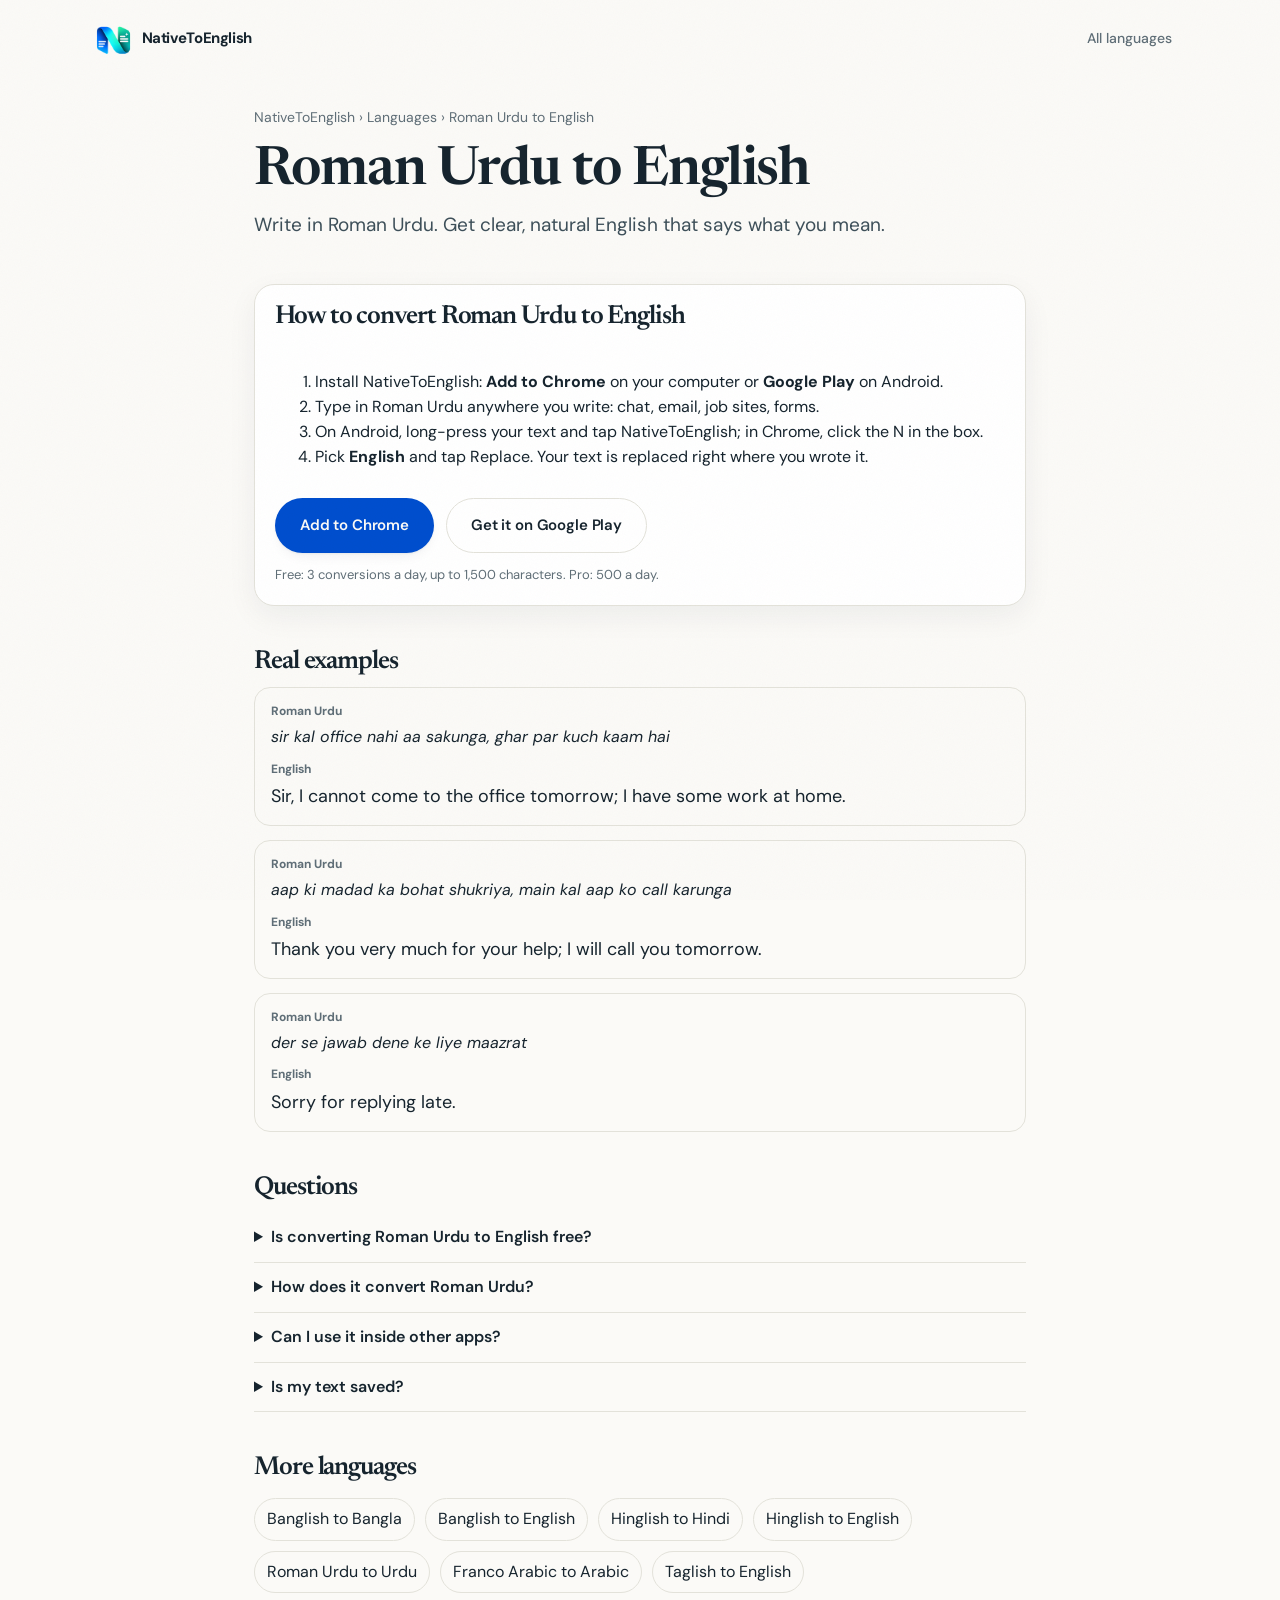
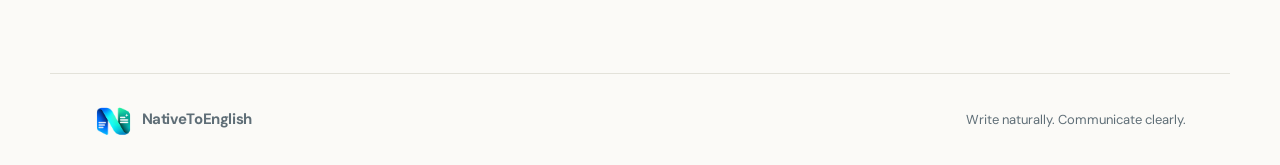
<file: roman-urdu-to-english/index.html>
<!doctype html>
<html lang="en">
  <head>
    <meta charset="UTF-8" />
    <meta name="viewport" content="width=device-width, initial-scale=1.0, viewport-fit=cover" />
    <title>Roman Urdu to English Translator – Free, Natural English</title>
    <meta name="description" content="Write in Roman Urdu and get clear, natural English. Free Roman Urdu to English translator that keeps your meaning, 3 conversions a day." />
    <link rel="canonical" href="https://nativetoenglish.landing.matrabhed.com/roman-urdu-to-english/" />
    <meta property="og:type" content="website" />
    <meta property="og:site_name" content="NativeToEnglish" />
    <meta property="og:title" content="Roman Urdu to English Translator – Free, Natural English" />
    <meta property="og:description" content="Write in Roman Urdu and get clear, natural English. Free Roman Urdu to English translator that keeps your meaning, 3 conversions a day." />
    <meta property="og:url" content="https://nativetoenglish.landing.matrabhed.com/roman-urdu-to-english/" />
    <meta property="og:image" content="https://nativetoenglish.landing.matrabhed.com/og-image.png" />
    <meta name="twitter:card" content="summary_large_image" />
    <meta name="theme-color" content="#fbfaf7" media="(prefers-color-scheme: light)" />
    <meta name="theme-color" content="#0d1317" media="(prefers-color-scheme: dark)" />
    <link rel="icon" href="/favicon-32.png" type="image/png" sizes="32x32" />
    <link rel="apple-touch-icon" href="/apple-touch-icon.png" />
    <link rel="preconnect" href="https://fonts.googleapis.com" />
    <link rel="preconnect" href="https://fonts.gstatic.com" crossorigin />
    <link href="https://fonts.googleapis.com/css2?family=DM+Sans:opsz,wght@9..40,400..700&family=Newsreader:ital,opsz,wght@0,6..72,400..600;1,6..72,400..600&display=swap" rel="stylesheet" />
    
    <link rel="stylesheet" href="/styles.css" />
    <link rel="stylesheet" href="/converter.css" />
    <script>try { var t = localStorage.getItem("n2e-theme"); if (t === "light" || t === "dark") document.documentElement.dataset.theme = t; } catch (e) {}</script>
    <script type="application/ld+json">[{"@context": "https://schema.org", "@type": "HowTo", "name": "How to convert Roman Urdu to English", "url": "https://nativetoenglish.landing.matrabhed.com/roman-urdu-to-english/", "step": [{"@type": "HowToStep", "text": "Install NativeToEnglish for Chrome or Android."}, {"@type": "HowToStep", "text": "Type in Roman Urdu anywhere you write."}, {"@type": "HowToStep", "text": "Long-press your text and tap NativeToEnglish, or click the N in Chrome."}, {"@type": "HowToStep", "text": "Pick English and tap Replace."}]}, {"@context": "https://schema.org", "@type": "FAQPage", "mainEntity": [{"@type": "Question", "name": "Is converting Roman Urdu to English free?", "acceptedAnswer": {"@type": "Answer", "text": "Yes. NativeToEnglish gives 3 free conversions a day in the Android app and the Chrome extension, up to 1,500 characters each. No sign-up. Pro gives 500 a day."}}, {"@type": "Question", "name": "How does it convert Roman Urdu?", "acceptedAnswer": {"@type": "Answer", "text": "It understands your Roman Urdu by meaning, not word by word, and writes natural English that keeps what you meant, your tone and every fact."}}, {"@type": "Question", "name": "Can I use it inside other apps?", "acceptedAnswer": {"@type": "Answer", "text": "Yes. The NativeToEnglish Android app adds an entry to the long-press menu in any app, and the Chrome extension adds a button to every text box. Type in Roman Urdu, tap once, and it is replaced where you wrote it."}}, {"@type": "Question", "name": "Is my text saved?", "acceptedAnswer": {"@type": "Answer", "text": "No. Only the text you choose to convert is sent, and it is not stored or used to train AI."}}]}, {"@context": "https://schema.org", "@type": "BreadcrumbList", "itemListElement": [{"@type": "ListItem", "position": 1, "name": "NativeToEnglish", "item": "https://nativetoenglish.landing.matrabhed.com/"}, {"@type": "ListItem", "position": 2, "name": "Languages", "item": "https://nativetoenglish.landing.matrabhed.com/converters/"}, {"@type": "ListItem", "position": 3, "name": "Roman Urdu to English", "item": "https://nativetoenglish.landing.matrabhed.com/roman-urdu-to-english/"}]}]</script>
  </head>
  <body>
    <a class="skip-link" href="#main">Skip to content</a>
    <header class="site-header">
      <div class="shell header-inner">
        <a class="brand" href="/" aria-label="NativeToEnglish home"><img class="brand-mark" src="/logo-mark.png" alt="" width="106" height="96" decoding="async" /><span class="brand-name">NativeToEnglish</span></a>
        <nav class="header-nav" aria-label="Main navigation"><a class="nav-link" href="/converters/">All languages</a></nav>
      </div>
    </header>
    <main id="main" class="shell cv">
      <nav class="cv-crumbs" aria-label="Breadcrumb"><a href="/">NativeToEnglish</a> › <a href="/converters/">Languages</a> › Roman Urdu to English</nav>
      <h1 class="cv-h1">Roman Urdu to English</h1>
      <p class="cv-lead">Write in Roman Urdu. Get clear, natural English that says what you mean.</p>
      <section class="cv-card cv-how" aria-labelledby="how-h">
        <h2 id="how-h">How to convert Roman Urdu to English</h2>
        <ol>
          <li>Install NativeToEnglish: <b>Add to Chrome</b> on your computer or <b>Google Play</b> on Android.</li>
          <li>Type in Roman Urdu anywhere you write: chat, email, job sites, forms.</li>
          <li>On Android, long-press your text and tap NativeToEnglish; in Chrome, click the N in the box.</li>
          <li>Pick <b>English</b> and tap Replace. Your text is replaced right where you wrote it.</li>
        </ol>
        <div class="hero-actions">
          <a class="button button-primary" href="https://chromewebstore.google.com/detail/nativetoenglish/hcifnjfjbeemchhjmhghefoonidcnjdm" target="_blank" rel="noopener" data-cta="chrome">Add to Chrome</a>
          <a class="button button-quiet" href="https://play.google.com/store/apps/details?id=com.nativetoenglish.mobile" target="_blank" rel="noopener" data-cta="play">Get it on Google Play</a>
        </div>
        <p class="cv-free">Free: 3 conversions a day, up to 1,500 characters. Pro: 500 a day.</p>
      </section>
      <section class="cv-examples" aria-labelledby="ex-h"><h2 id="ex-h">Real examples</h2><div class="cv-ex-grid">
          <figure class="cv-example">
            <figcaption>Roman Urdu</figcaption>
            <p class="cv-ex-in">sir kal office nahi aa sakunga, ghar par kuch kaam hai</p>
            <figcaption>English</figcaption>
            <p class="cv-ex-out" lang="en">Sir, I cannot come to the office tomorrow; I have some work at home.</p>
          </figure>
          <figure class="cv-example">
            <figcaption>Roman Urdu</figcaption>
            <p class="cv-ex-in">aap ki madad ka bohat shukriya, main kal aap ko call karunga</p>
            <figcaption>English</figcaption>
            <p class="cv-ex-out" lang="en">Thank you very much for your help; I will call you tomorrow.</p>
          </figure>
          <figure class="cv-example">
            <figcaption>Roman Urdu</figcaption>
            <p class="cv-ex-in">der se jawab dene ke liye maazrat</p>
            <figcaption>English</figcaption>
            <p class="cv-ex-out" lang="en">Sorry for replying late.</p>
          </figure></div></section>
      <section aria-labelledby="faq-h"><h2 id="faq-h">Questions</h2><details class="cv-faq"><summary>Is converting Roman Urdu to English free?</summary><p>Yes. NativeToEnglish gives 3 free conversions a day in the Android app and the Chrome extension, up to 1,500 characters each. No sign-up. Pro gives 500 a day.</p></details><details class="cv-faq"><summary>How does it convert Roman Urdu?</summary><p>It understands your Roman Urdu by meaning, not word by word, and writes natural English that keeps what you meant, your tone and every fact.</p></details><details class="cv-faq"><summary>Can I use it inside other apps?</summary><p>Yes. The NativeToEnglish Android app adds an entry to the long-press menu in any app, and the Chrome extension adds a button to every text box. Type in Roman Urdu, tap once, and it is replaced where you wrote it.</p></details><details class="cv-faq"><summary>Is my text saved?</summary><p>No. Only the text you choose to convert is sent, and it is not stored or used to train AI.</p></details></section>
      <section aria-labelledby="more-h"><h2 id="more-h">More languages</h2><ul class="cv-more"><li><a href="/banglish-to-bangla/">Banglish to Bangla</a></li><li><a href="/banglish-to-english/">Banglish to English</a></li><li><a href="/hinglish-to-hindi/">Hinglish to Hindi</a></li><li><a href="/hinglish-to-english/">Hinglish to English</a></li><li><a href="/roman-urdu-to-urdu/">Roman Urdu to Urdu</a></li><li><a href="/franco-arabic-to-arabic/">Franco Arabic to Arabic</a></li><li><a href="/taglish-to-english/">Taglish to English</a></li></ul></section>
    </main>
    <footer class="shell"><a class="brand" href="/"><img class="brand-mark" src="/logo-mark.png" alt="" width="106" height="96" decoding="async" /><span class="brand-name">NativeToEnglish</span></a><p>Write naturally. Communicate clearly.</p></footer>
<script>
  // Analytics (PostHog, cookieless). Events carry product=nativetoenglish so they filter cleanly from other products.
  // Sends event names and page context only. Never the user's text.
  var POSTHOG_KEY = "phc_Ai9YGUceJAVCz9VuPZfb5pCeKmzXvgdoLqLg4xPTExNX";
  var POSTHOG_HOST = "https://us.i.posthog.com";
  var PRODUCT = "nativetoenglish";
  (function () {
    var q = []; window.track = function (name, props) { q.push([name, props || {}]); };
    if (!POSTHOG_KEY) return;
    !function(t,e){var o,n,p,r;e.__SV||(window.posthog=e,e._i=[],e.init=function(i,s,a){function g(t,e){var o=e.split(".");2==o.length&&(t=t[o[0]],e=o[1]),t[e]=function(){t.push([e].concat(Array.prototype.slice.call(arguments,0)))}}(p=t.createElement("script")).type="text/javascript",p.crossOrigin="anonymous",p.async=!0,p.src=s.api_host.replace(".i.posthog.com","-assets.i.posthog.com")+"/static/array.js",(r=t.getElementsByTagName("script")[0]).parentNode.insertBefore(p,r);var u=e;for(void 0!==a?u=e[a]=[]:a="posthog",u.people=u.people||[],u.toString=function(t){var e="posthog";return"posthog"!==a&&(e+="."+a),t||(e+=" (stub)"),e},u.people.toString=function(){return u.toString(1)+".people (stub)"},o="init capture register register_once register_for_session unregister unregister_for_session getFeatureFlag getFeatureFlagPayload isFeatureEnabled reloadFeatureFlags updateEarlyAccessFeatureEnrollment getEarlyAccessFeatures on onFeatureFlags onSessionId getSurveys getActiveMatchingSurveys renderSurvey canRenderSurvey identify setPersonProperties group resetGroups setPersonPropertiesForFlags resetPersonPropertiesForFlags setGroupPropertiesForFlags resetGroupPropertiesForFlags reset get_distinct_id getGroups get_session_id get_session_replay_url alias set_config startSessionRecording stopSessionRecording sessionRecordingStarted captureException loadToolbar get_property getSessionProperty createPersonProfile opt_in_capturing opt_out_capturing has_opted_in_capturing has_opted_out_capturing clear_opt_in_out_capturing debug".split(" "),n=0;n<o.length;n++)g(u,o[n]);e._i.push([i,s,a])},e.__SV=1)}(document,window.posthog||[]);
    posthog.init(POSTHOG_KEY, { api_host: POSTHOG_HOST, persistence: "memory", person_profiles: "identified_only", capture_pageview: true, capture_pageleave: true, autocapture: false, session_recording: { maskAllInputs: true } });
    posthog.register({ product: PRODUCT });
    window.track = function (name, props) { posthog.capture(name, props || {}); };
    q.forEach(function (e) { posthog.capture(e[0], e[1]); });
  })();
  // Chrome Web Store clicks: which button sent the visitor to the store
  document.querySelectorAll('a[data-cta="chrome"]').forEach(function (a, i) {
    a.addEventListener("click", function () {
      track("add_to_chrome_click", { button_index: i, text: (a.textContent || "").trim().slice(0, 40) });
    });
  });
  // Google Play clicks, counted the same way as the Chrome ones
  document.querySelectorAll('a[data-cta="play"]').forEach(function (a, i) {
    a.addEventListener("click", function () {
      track("play_store_click", { button_index: i, text: (a.textContent || "").trim().slice(0, 40) });
    });
  });
  // Scroll depth milestones
  (function () {
    var fired = {}; var marks = [25, 50, 75, 100];
    function onScroll() {
      var d = document.documentElement, pct = Math.round((window.scrollY + window.innerHeight) / d.scrollHeight * 100);
      marks.forEach(function (m) { if (pct >= m && !fired[m]) { fired[m] = 1; track("scroll_depth", { percent: m }); } });
    }
    window.addEventListener("scroll", onScroll, { passive: true }); onScroll();
  })();
  // Time on page milestones
  [15, 45, 120].forEach(function (s) { setTimeout(function () { track("time_on_page", { seconds: s }); }, s * 1000); });
  // Outbound links
  document.querySelectorAll('a[href^="http"]').forEach(function (a) {
    if (a.host === location.host) return;
    a.addEventListener("click", function () { track("outbound_click", { href: a.href }); });
  });
</script>
  </body>
</html>
</file>
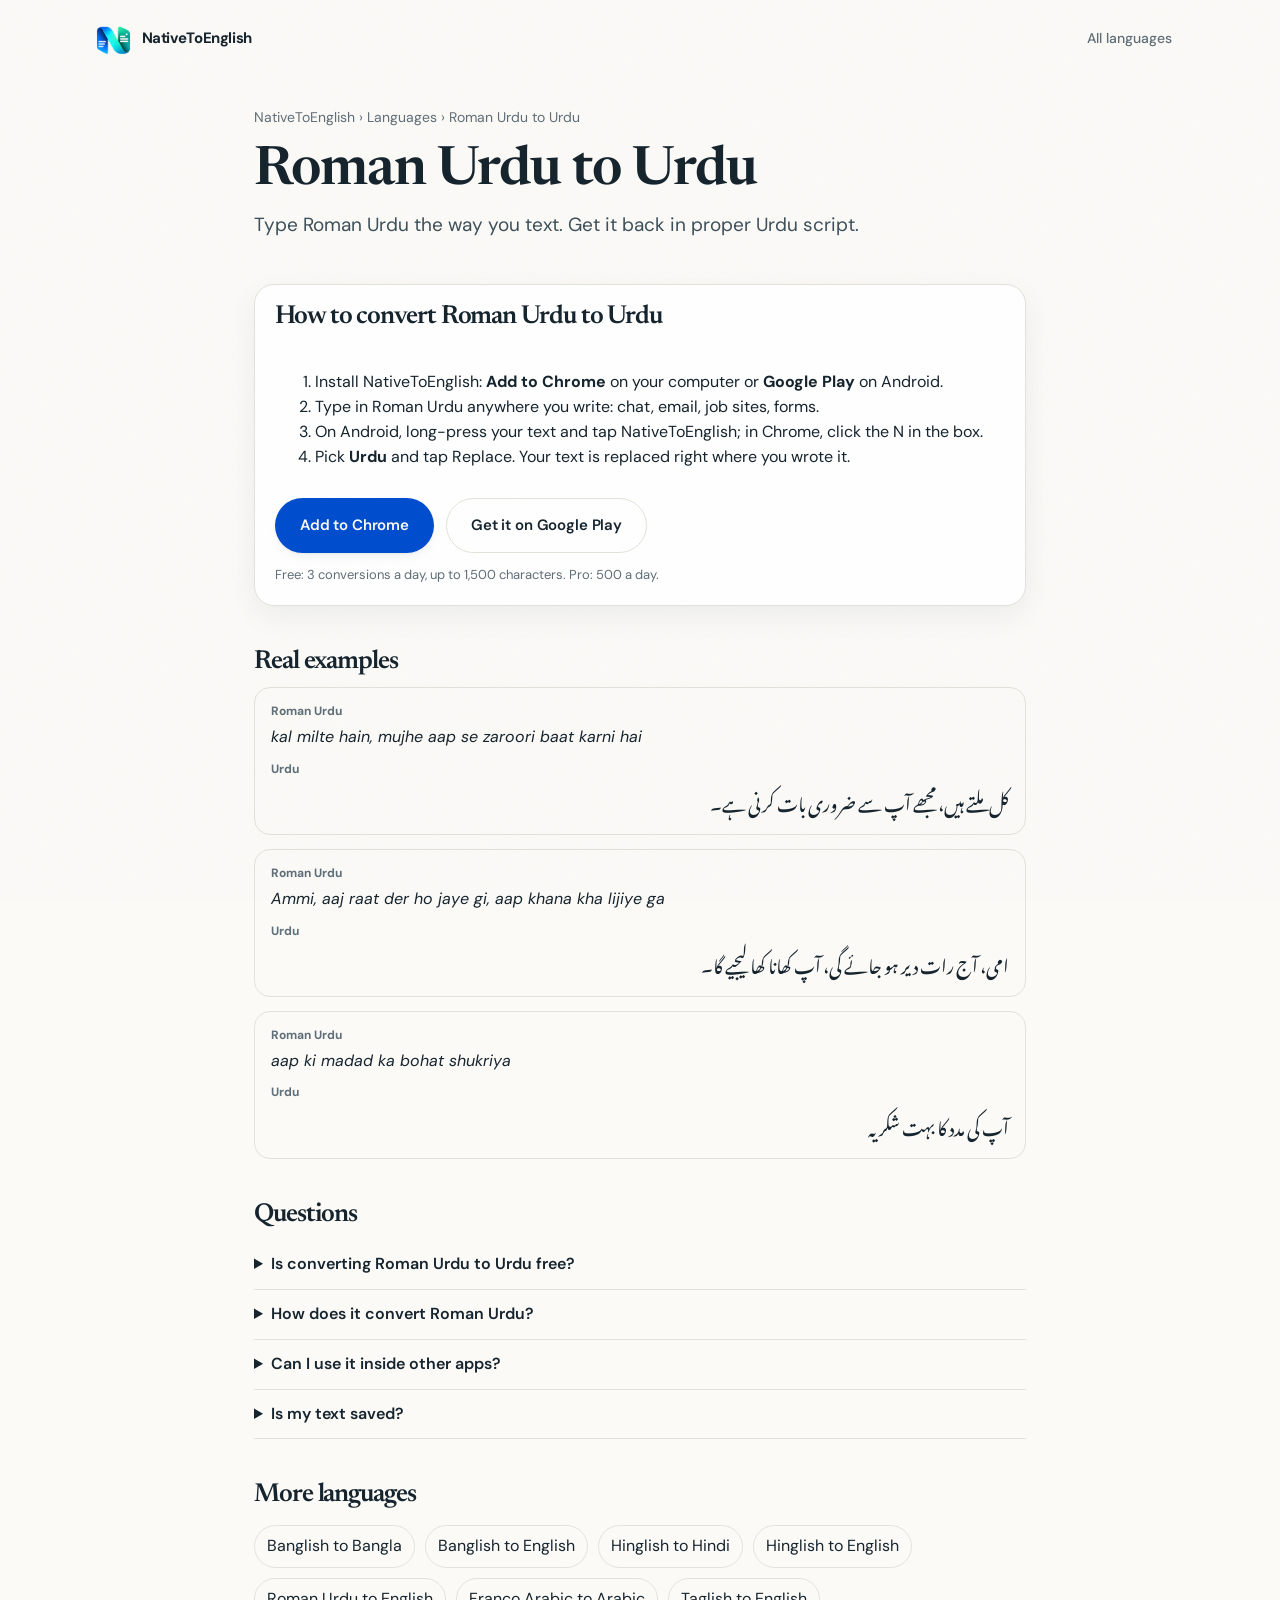
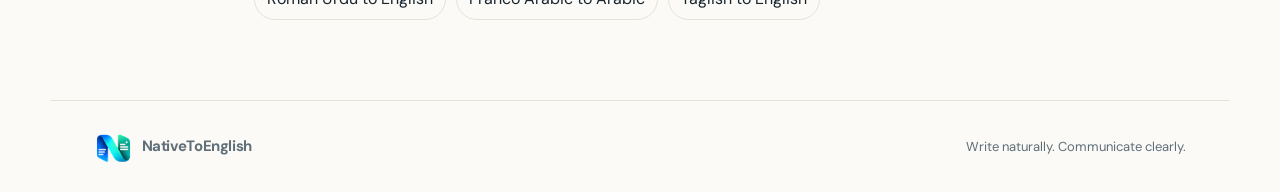
<file: roman-urdu-to-urdu/index.html>
<!doctype html>
<html lang="en">
  <head>
    <meta charset="UTF-8" />
    <meta name="viewport" content="width=device-width, initial-scale=1.0, viewport-fit=cover" />
    <title>Roman Urdu to Urdu Converter – Free, Proper Urdu Script</title>
    <meta name="description" content="Type Roman Urdu in English letters and get proper Urdu script, right to left. Free online Roman Urdu to Urdu converter, 3 conversions a day." />
    <link rel="canonical" href="https://nativetoenglish.landing.matrabhed.com/roman-urdu-to-urdu/" />
    <meta property="og:type" content="website" />
    <meta property="og:site_name" content="NativeToEnglish" />
    <meta property="og:title" content="Roman Urdu to Urdu Converter – Free, Proper Urdu Script" />
    <meta property="og:description" content="Type Roman Urdu in English letters and get proper Urdu script, right to left. Free online Roman Urdu to Urdu converter, 3 conversions a day." />
    <meta property="og:url" content="https://nativetoenglish.landing.matrabhed.com/roman-urdu-to-urdu/" />
    <meta property="og:image" content="https://nativetoenglish.landing.matrabhed.com/og-image.png" />
    <meta name="twitter:card" content="summary_large_image" />
    <meta name="theme-color" content="#fbfaf7" media="(prefers-color-scheme: light)" />
    <meta name="theme-color" content="#0d1317" media="(prefers-color-scheme: dark)" />
    <link rel="icon" href="/favicon-32.png" type="image/png" sizes="32x32" />
    <link rel="apple-touch-icon" href="/apple-touch-icon.png" />
    <link rel="preconnect" href="https://fonts.googleapis.com" />
    <link rel="preconnect" href="https://fonts.gstatic.com" crossorigin />
    <link href="https://fonts.googleapis.com/css2?family=DM+Sans:opsz,wght@9..40,400..700&family=Newsreader:ital,opsz,wght@0,6..72,400..600;1,6..72,400..600&display=swap" rel="stylesheet" />
    <link href="https://fonts.googleapis.com/css2?family=Noto+Nastaliq+Urdu:wght@400;600&display=swap" rel="stylesheet" />
    <link rel="stylesheet" href="/styles.css" />
    <link rel="stylesheet" href="/converter.css" />
    <script>try { var t = localStorage.getItem("n2e-theme"); if (t === "light" || t === "dark") document.documentElement.dataset.theme = t; } catch (e) {}</script>
    <script type="application/ld+json">[{"@context": "https://schema.org", "@type": "HowTo", "name": "How to convert Roman Urdu to Urdu", "url": "https://nativetoenglish.landing.matrabhed.com/roman-urdu-to-urdu/", "step": [{"@type": "HowToStep", "text": "Install NativeToEnglish for Chrome or Android."}, {"@type": "HowToStep", "text": "Type in Roman Urdu anywhere you write."}, {"@type": "HowToStep", "text": "Long-press your text and tap NativeToEnglish, or click the N in Chrome."}, {"@type": "HowToStep", "text": "Pick Urdu and tap Replace."}]}, {"@context": "https://schema.org", "@type": "FAQPage", "mainEntity": [{"@type": "Question", "name": "Is converting Roman Urdu to Urdu free?", "acceptedAnswer": {"@type": "Answer", "text": "Yes. NativeToEnglish gives 3 free conversions a day in the Android app and the Chrome extension, up to 1,500 characters each. No sign-up. Pro gives 500 a day."}}, {"@type": "Question", "name": "How does it convert Roman Urdu?", "acceptedAnswer": {"@type": "Answer", "text": "It reads what you typed in English letters, works out the Urdu words you meant, and writes them in proper Urdu script, fixing spelling on the way."}}, {"@type": "Question", "name": "Can I use it inside other apps?", "acceptedAnswer": {"@type": "Answer", "text": "Yes. The NativeToEnglish Android app adds an entry to the long-press menu in any app, and the Chrome extension adds a button to every text box. Type in Roman Urdu, tap once, and it is replaced where you wrote it."}}, {"@type": "Question", "name": "Is my text saved?", "acceptedAnswer": {"@type": "Answer", "text": "No. Only the text you choose to convert is sent, and it is not stored or used to train AI."}}]}, {"@context": "https://schema.org", "@type": "BreadcrumbList", "itemListElement": [{"@type": "ListItem", "position": 1, "name": "NativeToEnglish", "item": "https://nativetoenglish.landing.matrabhed.com/"}, {"@type": "ListItem", "position": 2, "name": "Languages", "item": "https://nativetoenglish.landing.matrabhed.com/converters/"}, {"@type": "ListItem", "position": 3, "name": "Roman Urdu to Urdu", "item": "https://nativetoenglish.landing.matrabhed.com/roman-urdu-to-urdu/"}]}]</script>
  </head>
  <body>
    <a class="skip-link" href="#main">Skip to content</a>
    <header class="site-header">
      <div class="shell header-inner">
        <a class="brand" href="/" aria-label="NativeToEnglish home"><img class="brand-mark" src="/logo-mark.png" alt="" width="106" height="96" decoding="async" /><span class="brand-name">NativeToEnglish</span></a>
        <nav class="header-nav" aria-label="Main navigation"><a class="nav-link" href="/converters/">All languages</a></nav>
      </div>
    </header>
    <main id="main" class="shell cv">
      <nav class="cv-crumbs" aria-label="Breadcrumb"><a href="/">NativeToEnglish</a> › <a href="/converters/">Languages</a> › Roman Urdu to Urdu</nav>
      <h1 class="cv-h1">Roman Urdu to Urdu</h1>
      <p class="cv-lead">Type Roman Urdu the way you text. Get it back in proper Urdu script.</p>
      <section class="cv-card cv-how" aria-labelledby="how-h">
        <h2 id="how-h">How to convert Roman Urdu to Urdu</h2>
        <ol>
          <li>Install NativeToEnglish: <b>Add to Chrome</b> on your computer or <b>Google Play</b> on Android.</li>
          <li>Type in Roman Urdu anywhere you write: chat, email, job sites, forms.</li>
          <li>On Android, long-press your text and tap NativeToEnglish; in Chrome, click the N in the box.</li>
          <li>Pick <b>Urdu</b> and tap Replace. Your text is replaced right where you wrote it.</li>
        </ol>
        <div class="hero-actions">
          <a class="button button-primary" href="https://chromewebstore.google.com/detail/nativetoenglish/hcifnjfjbeemchhjmhghefoonidcnjdm" target="_blank" rel="noopener" data-cta="chrome">Add to Chrome</a>
          <a class="button button-quiet" href="https://play.google.com/store/apps/details?id=com.nativetoenglish.mobile" target="_blank" rel="noopener" data-cta="play">Get it on Google Play</a>
        </div>
        <p class="cv-free">Free: 3 conversions a day, up to 1,500 characters. Pro: 500 a day.</p>
      </section>
      <section class="cv-examples" aria-labelledby="ex-h"><h2 id="ex-h">Real examples</h2><div class="cv-ex-grid">
          <figure class="cv-example">
            <figcaption>Roman Urdu</figcaption>
            <p class="cv-ex-in">kal milte hain, mujhe aap se zaroori baat karni hai</p>
            <figcaption>Urdu</figcaption>
            <p class="cv-ex-out" dir="rtl" lang="ur">کل ملتے ہیں، مجھے آپ سے ضروری بات کرنی ہے۔</p>
          </figure>
          <figure class="cv-example">
            <figcaption>Roman Urdu</figcaption>
            <p class="cv-ex-in">Ammi, aaj raat der ho jaye gi, aap khana kha lijiye ga</p>
            <figcaption>Urdu</figcaption>
            <p class="cv-ex-out" dir="rtl" lang="ur">امی، آج رات دیر ہو جائے گی، آپ کھانا کھا لیجیے گا۔</p>
          </figure>
          <figure class="cv-example">
            <figcaption>Roman Urdu</figcaption>
            <p class="cv-ex-in">aap ki madad ka bohat shukriya</p>
            <figcaption>Urdu</figcaption>
            <p class="cv-ex-out" dir="rtl" lang="ur">آپ کی مدد کا بہت شکریہ</p>
          </figure></div></section>
      <section aria-labelledby="faq-h"><h2 id="faq-h">Questions</h2><details class="cv-faq"><summary>Is converting Roman Urdu to Urdu free?</summary><p>Yes. NativeToEnglish gives 3 free conversions a day in the Android app and the Chrome extension, up to 1,500 characters each. No sign-up. Pro gives 500 a day.</p></details><details class="cv-faq"><summary>How does it convert Roman Urdu?</summary><p>It reads what you typed in English letters, works out the Urdu words you meant, and writes them in proper Urdu script, fixing spelling on the way.</p></details><details class="cv-faq"><summary>Can I use it inside other apps?</summary><p>Yes. The NativeToEnglish Android app adds an entry to the long-press menu in any app, and the Chrome extension adds a button to every text box. Type in Roman Urdu, tap once, and it is replaced where you wrote it.</p></details><details class="cv-faq"><summary>Is my text saved?</summary><p>No. Only the text you choose to convert is sent, and it is not stored or used to train AI.</p></details></section>
      <section aria-labelledby="more-h"><h2 id="more-h">More languages</h2><ul class="cv-more"><li><a href="/banglish-to-bangla/">Banglish to Bangla</a></li><li><a href="/banglish-to-english/">Banglish to English</a></li><li><a href="/hinglish-to-hindi/">Hinglish to Hindi</a></li><li><a href="/hinglish-to-english/">Hinglish to English</a></li><li><a href="/roman-urdu-to-english/">Roman Urdu to English</a></li><li><a href="/franco-arabic-to-arabic/">Franco Arabic to Arabic</a></li><li><a href="/taglish-to-english/">Taglish to English</a></li></ul></section>
    </main>
    <footer class="shell"><a class="brand" href="/"><img class="brand-mark" src="/logo-mark.png" alt="" width="106" height="96" decoding="async" /><span class="brand-name">NativeToEnglish</span></a><p>Write naturally. Communicate clearly.</p></footer>
<script>
  // Analytics (PostHog, cookieless). Events carry product=nativetoenglish so they filter cleanly from other products.
  // Sends event names and page context only. Never the user's text.
  var POSTHOG_KEY = "phc_Ai9YGUceJAVCz9VuPZfb5pCeKmzXvgdoLqLg4xPTExNX";
  var POSTHOG_HOST = "https://us.i.posthog.com";
  var PRODUCT = "nativetoenglish";
  (function () {
    var q = []; window.track = function (name, props) { q.push([name, props || {}]); };
    if (!POSTHOG_KEY) return;
    !function(t,e){var o,n,p,r;e.__SV||(window.posthog=e,e._i=[],e.init=function(i,s,a){function g(t,e){var o=e.split(".");2==o.length&&(t=t[o[0]],e=o[1]),t[e]=function(){t.push([e].concat(Array.prototype.slice.call(arguments,0)))}}(p=t.createElement("script")).type="text/javascript",p.crossOrigin="anonymous",p.async=!0,p.src=s.api_host.replace(".i.posthog.com","-assets.i.posthog.com")+"/static/array.js",(r=t.getElementsByTagName("script")[0]).parentNode.insertBefore(p,r);var u=e;for(void 0!==a?u=e[a]=[]:a="posthog",u.people=u.people||[],u.toString=function(t){var e="posthog";return"posthog"!==a&&(e+="."+a),t||(e+=" (stub)"),e},u.people.toString=function(){return u.toString(1)+".people (stub)"},o="init capture register register_once register_for_session unregister unregister_for_session getFeatureFlag getFeatureFlagPayload isFeatureEnabled reloadFeatureFlags updateEarlyAccessFeatureEnrollment getEarlyAccessFeatures on onFeatureFlags onSessionId getSurveys getActiveMatchingSurveys renderSurvey canRenderSurvey identify setPersonProperties group resetGroups setPersonPropertiesForFlags resetPersonPropertiesForFlags setGroupPropertiesForFlags resetGroupPropertiesForFlags reset get_distinct_id getGroups get_session_id get_session_replay_url alias set_config startSessionRecording stopSessionRecording sessionRecordingStarted captureException loadToolbar get_property getSessionProperty createPersonProfile opt_in_capturing opt_out_capturing has_opted_in_capturing has_opted_out_capturing clear_opt_in_out_capturing debug".split(" "),n=0;n<o.length;n++)g(u,o[n]);e._i.push([i,s,a])},e.__SV=1)}(document,window.posthog||[]);
    posthog.init(POSTHOG_KEY, { api_host: POSTHOG_HOST, persistence: "memory", person_profiles: "identified_only", capture_pageview: true, capture_pageleave: true, autocapture: false, session_recording: { maskAllInputs: true } });
    posthog.register({ product: PRODUCT });
    window.track = function (name, props) { posthog.capture(name, props || {}); };
    q.forEach(function (e) { posthog.capture(e[0], e[1]); });
  })();
  // Chrome Web Store clicks: which button sent the visitor to the store
  document.querySelectorAll('a[data-cta="chrome"]').forEach(function (a, i) {
    a.addEventListener("click", function () {
      track("add_to_chrome_click", { button_index: i, text: (a.textContent || "").trim().slice(0, 40) });
    });
  });
  // Google Play clicks, counted the same way as the Chrome ones
  document.querySelectorAll('a[data-cta="play"]').forEach(function (a, i) {
    a.addEventListener("click", function () {
      track("play_store_click", { button_index: i, text: (a.textContent || "").trim().slice(0, 40) });
    });
  });
  // Scroll depth milestones
  (function () {
    var fired = {}; var marks = [25, 50, 75, 100];
    function onScroll() {
      var d = document.documentElement, pct = Math.round((window.scrollY + window.innerHeight) / d.scrollHeight * 100);
      marks.forEach(function (m) { if (pct >= m && !fired[m]) { fired[m] = 1; track("scroll_depth", { percent: m }); } });
    }
    window.addEventListener("scroll", onScroll, { passive: true }); onScroll();
  })();
  // Time on page milestones
  [15, 45, 120].forEach(function (s) { setTimeout(function () { track("time_on_page", { seconds: s }); }, s * 1000); });
  // Outbound links
  document.querySelectorAll('a[href^="http"]').forEach(function (a) {
    if (a.host === location.host) return;
    a.addEventListener("click", function () { track("outbound_click", { href: a.href }); });
  });
</script>
  </body>
</html>
</file>
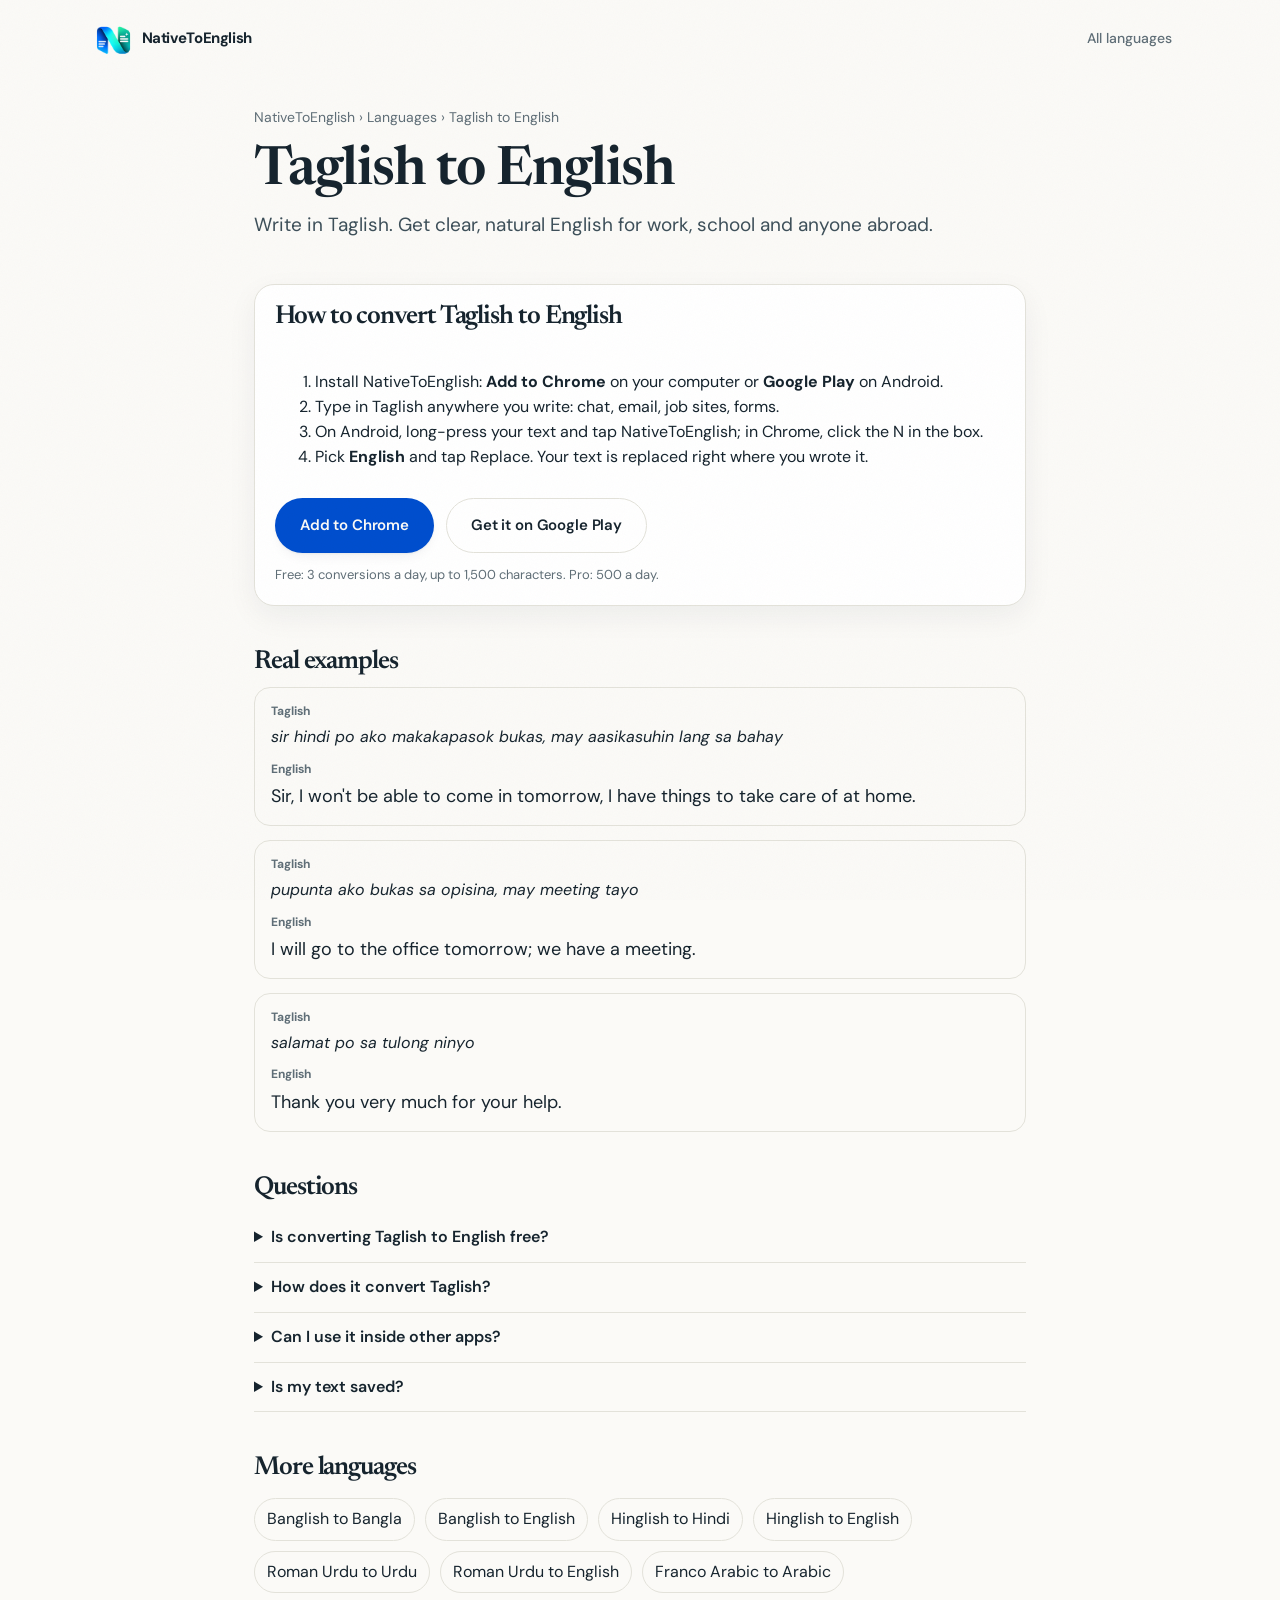
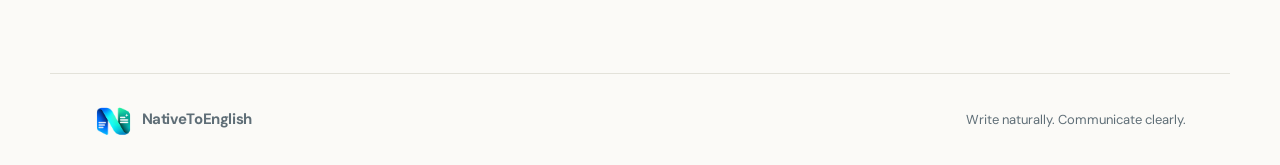
<file: taglish-to-english/index.html>
<!doctype html>
<html lang="en">
  <head>
    <meta charset="UTF-8" />
    <meta name="viewport" content="width=device-width, initial-scale=1.0, viewport-fit=cover" />
    <title>Taglish to English Translator – Free, Natural English</title>
    <meta name="description" content="Write in Taglish and get clear, natural English. Free Taglish to English translator for work messages, emails and school, 3 conversions a day." />
    <link rel="canonical" href="https://nativetoenglish.landing.matrabhed.com/taglish-to-english/" />
    <meta property="og:type" content="website" />
    <meta property="og:site_name" content="NativeToEnglish" />
    <meta property="og:title" content="Taglish to English Translator – Free, Natural English" />
    <meta property="og:description" content="Write in Taglish and get clear, natural English. Free Taglish to English translator for work messages, emails and school, 3 conversions a day." />
    <meta property="og:url" content="https://nativetoenglish.landing.matrabhed.com/taglish-to-english/" />
    <meta property="og:image" content="https://nativetoenglish.landing.matrabhed.com/og-image.png" />
    <meta name="twitter:card" content="summary_large_image" />
    <meta name="theme-color" content="#fbfaf7" media="(prefers-color-scheme: light)" />
    <meta name="theme-color" content="#0d1317" media="(prefers-color-scheme: dark)" />
    <link rel="icon" href="/favicon-32.png" type="image/png" sizes="32x32" />
    <link rel="apple-touch-icon" href="/apple-touch-icon.png" />
    <link rel="preconnect" href="https://fonts.googleapis.com" />
    <link rel="preconnect" href="https://fonts.gstatic.com" crossorigin />
    <link href="https://fonts.googleapis.com/css2?family=DM+Sans:opsz,wght@9..40,400..700&family=Newsreader:ital,opsz,wght@0,6..72,400..600;1,6..72,400..600&display=swap" rel="stylesheet" />
    
    <link rel="stylesheet" href="/styles.css" />
    <link rel="stylesheet" href="/converter.css" />
    <script>try { var t = localStorage.getItem("n2e-theme"); if (t === "light" || t === "dark") document.documentElement.dataset.theme = t; } catch (e) {}</script>
    <script type="application/ld+json">[{"@context": "https://schema.org", "@type": "HowTo", "name": "How to convert Taglish to English", "url": "https://nativetoenglish.landing.matrabhed.com/taglish-to-english/", "step": [{"@type": "HowToStep", "text": "Install NativeToEnglish for Chrome or Android."}, {"@type": "HowToStep", "text": "Type in Taglish anywhere you write."}, {"@type": "HowToStep", "text": "Long-press your text and tap NativeToEnglish, or click the N in Chrome."}, {"@type": "HowToStep", "text": "Pick English and tap Replace."}]}, {"@context": "https://schema.org", "@type": "FAQPage", "mainEntity": [{"@type": "Question", "name": "Is converting Taglish to English free?", "acceptedAnswer": {"@type": "Answer", "text": "Yes. NativeToEnglish gives 3 free conversions a day in the Android app and the Chrome extension, up to 1,500 characters each. No sign-up. Pro gives 500 a day."}}, {"@type": "Question", "name": "How does it convert Taglish?", "acceptedAnswer": {"@type": "Answer", "text": "It understands your Taglish by meaning, not word by word, and writes natural English that keeps what you meant, your tone and every fact."}}, {"@type": "Question", "name": "Can I use it inside other apps?", "acceptedAnswer": {"@type": "Answer", "text": "Yes. The NativeToEnglish Android app adds an entry to the long-press menu in any app, and the Chrome extension adds a button to every text box. Type in Taglish, tap once, and it is replaced where you wrote it."}}, {"@type": "Question", "name": "Is my text saved?", "acceptedAnswer": {"@type": "Answer", "text": "No. Only the text you choose to convert is sent, and it is not stored or used to train AI."}}]}, {"@context": "https://schema.org", "@type": "BreadcrumbList", "itemListElement": [{"@type": "ListItem", "position": 1, "name": "NativeToEnglish", "item": "https://nativetoenglish.landing.matrabhed.com/"}, {"@type": "ListItem", "position": 2, "name": "Languages", "item": "https://nativetoenglish.landing.matrabhed.com/converters/"}, {"@type": "ListItem", "position": 3, "name": "Taglish to English", "item": "https://nativetoenglish.landing.matrabhed.com/taglish-to-english/"}]}]</script>
  </head>
  <body>
    <a class="skip-link" href="#main">Skip to content</a>
    <header class="site-header">
      <div class="shell header-inner">
        <a class="brand" href="/" aria-label="NativeToEnglish home"><img class="brand-mark" src="/logo-mark.png" alt="" width="106" height="96" decoding="async" /><span class="brand-name">NativeToEnglish</span></a>
        <nav class="header-nav" aria-label="Main navigation"><a class="nav-link" href="/converters/">All languages</a></nav>
      </div>
    </header>
    <main id="main" class="shell cv">
      <nav class="cv-crumbs" aria-label="Breadcrumb"><a href="/">NativeToEnglish</a> › <a href="/converters/">Languages</a> › Taglish to English</nav>
      <h1 class="cv-h1">Taglish to English</h1>
      <p class="cv-lead">Write in Taglish. Get clear, natural English for work, school and anyone abroad.</p>
      <section class="cv-card cv-how" aria-labelledby="how-h">
        <h2 id="how-h">How to convert Taglish to English</h2>
        <ol>
          <li>Install NativeToEnglish: <b>Add to Chrome</b> on your computer or <b>Google Play</b> on Android.</li>
          <li>Type in Taglish anywhere you write: chat, email, job sites, forms.</li>
          <li>On Android, long-press your text and tap NativeToEnglish; in Chrome, click the N in the box.</li>
          <li>Pick <b>English</b> and tap Replace. Your text is replaced right where you wrote it.</li>
        </ol>
        <div class="hero-actions">
          <a class="button button-primary" href="https://chromewebstore.google.com/detail/nativetoenglish/hcifnjfjbeemchhjmhghefoonidcnjdm" target="_blank" rel="noopener" data-cta="chrome">Add to Chrome</a>
          <a class="button button-quiet" href="https://play.google.com/store/apps/details?id=com.nativetoenglish.mobile" target="_blank" rel="noopener" data-cta="play">Get it on Google Play</a>
        </div>
        <p class="cv-free">Free: 3 conversions a day, up to 1,500 characters. Pro: 500 a day.</p>
      </section>
      <section class="cv-examples" aria-labelledby="ex-h"><h2 id="ex-h">Real examples</h2><div class="cv-ex-grid">
          <figure class="cv-example">
            <figcaption>Taglish</figcaption>
            <p class="cv-ex-in">sir hindi po ako makakapasok bukas, may aasikasuhin lang sa bahay</p>
            <figcaption>English</figcaption>
            <p class="cv-ex-out" lang="en">Sir, I won&#x27;t be able to come in tomorrow, I have things to take care of at home.</p>
          </figure>
          <figure class="cv-example">
            <figcaption>Taglish</figcaption>
            <p class="cv-ex-in">pupunta ako bukas sa opisina, may meeting tayo</p>
            <figcaption>English</figcaption>
            <p class="cv-ex-out" lang="en">I will go to the office tomorrow; we have a meeting.</p>
          </figure>
          <figure class="cv-example">
            <figcaption>Taglish</figcaption>
            <p class="cv-ex-in">salamat po sa tulong ninyo</p>
            <figcaption>English</figcaption>
            <p class="cv-ex-out" lang="en">Thank you very much for your help.</p>
          </figure></div></section>
      <section aria-labelledby="faq-h"><h2 id="faq-h">Questions</h2><details class="cv-faq"><summary>Is converting Taglish to English free?</summary><p>Yes. NativeToEnglish gives 3 free conversions a day in the Android app and the Chrome extension, up to 1,500 characters each. No sign-up. Pro gives 500 a day.</p></details><details class="cv-faq"><summary>How does it convert Taglish?</summary><p>It understands your Taglish by meaning, not word by word, and writes natural English that keeps what you meant, your tone and every fact.</p></details><details class="cv-faq"><summary>Can I use it inside other apps?</summary><p>Yes. The NativeToEnglish Android app adds an entry to the long-press menu in any app, and the Chrome extension adds a button to every text box. Type in Taglish, tap once, and it is replaced where you wrote it.</p></details><details class="cv-faq"><summary>Is my text saved?</summary><p>No. Only the text you choose to convert is sent, and it is not stored or used to train AI.</p></details></section>
      <section aria-labelledby="more-h"><h2 id="more-h">More languages</h2><ul class="cv-more"><li><a href="/banglish-to-bangla/">Banglish to Bangla</a></li><li><a href="/banglish-to-english/">Banglish to English</a></li><li><a href="/hinglish-to-hindi/">Hinglish to Hindi</a></li><li><a href="/hinglish-to-english/">Hinglish to English</a></li><li><a href="/roman-urdu-to-urdu/">Roman Urdu to Urdu</a></li><li><a href="/roman-urdu-to-english/">Roman Urdu to English</a></li><li><a href="/franco-arabic-to-arabic/">Franco Arabic to Arabic</a></li></ul></section>
    </main>
    <footer class="shell"><a class="brand" href="/"><img class="brand-mark" src="/logo-mark.png" alt="" width="106" height="96" decoding="async" /><span class="brand-name">NativeToEnglish</span></a><p>Write naturally. Communicate clearly.</p></footer>
<script>
  // Analytics (PostHog, cookieless). Events carry product=nativetoenglish so they filter cleanly from other products.
  // Sends event names and page context only. Never the user's text.
  var POSTHOG_KEY = "phc_Ai9YGUceJAVCz9VuPZfb5pCeKmzXvgdoLqLg4xPTExNX";
  var POSTHOG_HOST = "https://us.i.posthog.com";
  var PRODUCT = "nativetoenglish";
  (function () {
    var q = []; window.track = function (name, props) { q.push([name, props || {}]); };
    if (!POSTHOG_KEY) return;
    !function(t,e){var o,n,p,r;e.__SV||(window.posthog=e,e._i=[],e.init=function(i,s,a){function g(t,e){var o=e.split(".");2==o.length&&(t=t[o[0]],e=o[1]),t[e]=function(){t.push([e].concat(Array.prototype.slice.call(arguments,0)))}}(p=t.createElement("script")).type="text/javascript",p.crossOrigin="anonymous",p.async=!0,p.src=s.api_host.replace(".i.posthog.com","-assets.i.posthog.com")+"/static/array.js",(r=t.getElementsByTagName("script")[0]).parentNode.insertBefore(p,r);var u=e;for(void 0!==a?u=e[a]=[]:a="posthog",u.people=u.people||[],u.toString=function(t){var e="posthog";return"posthog"!==a&&(e+="."+a),t||(e+=" (stub)"),e},u.people.toString=function(){return u.toString(1)+".people (stub)"},o="init capture register register_once register_for_session unregister unregister_for_session getFeatureFlag getFeatureFlagPayload isFeatureEnabled reloadFeatureFlags updateEarlyAccessFeatureEnrollment getEarlyAccessFeatures on onFeatureFlags onSessionId getSurveys getActiveMatchingSurveys renderSurvey canRenderSurvey identify setPersonProperties group resetGroups setPersonPropertiesForFlags resetPersonPropertiesForFlags setGroupPropertiesForFlags resetGroupPropertiesForFlags reset get_distinct_id getGroups get_session_id get_session_replay_url alias set_config startSessionRecording stopSessionRecording sessionRecordingStarted captureException loadToolbar get_property getSessionProperty createPersonProfile opt_in_capturing opt_out_capturing has_opted_in_capturing has_opted_out_capturing clear_opt_in_out_capturing debug".split(" "),n=0;n<o.length;n++)g(u,o[n]);e._i.push([i,s,a])},e.__SV=1)}(document,window.posthog||[]);
    posthog.init(POSTHOG_KEY, { api_host: POSTHOG_HOST, persistence: "memory", person_profiles: "identified_only", capture_pageview: true, capture_pageleave: true, autocapture: false, session_recording: { maskAllInputs: true } });
    posthog.register({ product: PRODUCT });
    window.track = function (name, props) { posthog.capture(name, props || {}); };
    q.forEach(function (e) { posthog.capture(e[0], e[1]); });
  })();
  // Chrome Web Store clicks: which button sent the visitor to the store
  document.querySelectorAll('a[data-cta="chrome"]').forEach(function (a, i) {
    a.addEventListener("click", function () {
      track("add_to_chrome_click", { button_index: i, text: (a.textContent || "").trim().slice(0, 40) });
    });
  });
  // Google Play clicks, counted the same way as the Chrome ones
  document.querySelectorAll('a[data-cta="play"]').forEach(function (a, i) {
    a.addEventListener("click", function () {
      track("play_store_click", { button_index: i, text: (a.textContent || "").trim().slice(0, 40) });
    });
  });
  // Scroll depth milestones
  (function () {
    var fired = {}; var marks = [25, 50, 75, 100];
    function onScroll() {
      var d = document.documentElement, pct = Math.round((window.scrollY + window.innerHeight) / d.scrollHeight * 100);
      marks.forEach(function (m) { if (pct >= m && !fired[m]) { fired[m] = 1; track("scroll_depth", { percent: m }); } });
    }
    window.addEventListener("scroll", onScroll, { passive: true }); onScroll();
  })();
  // Time on page milestones
  [15, 45, 120].forEach(function (s) { setTimeout(function () { track("time_on_page", { seconds: s }); }, s * 1000); });
  // Outbound links
  document.querySelectorAll('a[href^="http"]').forEach(function (a) {
    if (a.host === location.host) return;
    a.addEventListener("click", function () { track("outbound_click", { href: a.href }); });
  });
</script>
  </body>
</html>
</file>
<file: styles.css>
/* ==========================================================================
   NativeToEnglish — landing page
   1. Tokens          5. Product mockups
   2. Base            6. Features / statement / beta
   3. Header          7. Footer
   4. Hero + demo     8. Motion + responsive
   ========================================================================== */

/* 1. Tokens ---------------------------------------------------------------- */

:root {
  --paper: #fbfaf7;
  --paper-deep: #f3f1ea;
  --surface: #ffffff;
  --surface-sunk: #f7f6f1;

  --ink: #16242e;
  --ink-soft: #3d4f59;
  --muted: #5f6e77;
  --faint: #8b979d;

  /* Brand colours sampled from logo.png: deep blue -> cyan -> teal. */
  --blue: #004ece;
  --blue-deep: #003da6;
  --blue-wash: #e6efff;

  --mint: #dff5ee;
  --mint-ink: #0a5f4c;
  --mint-line: #b9e4d6;

  --accent: #0bb3bd;
  --brand-gradient: linear-gradient(100deg, #004ece 0%, #04faf7 52%, #1cf0a0 100%);
  --cta-gradient: linear-gradient(105deg, #004ece 0%, #0566ad 55%, #0a7f8c 100%);

  --line: #e3e2da;
  --line-soft: #eeede6;

  --shadow-sm: 0 1px 2px rgba(22, 36, 46, 0.05), 0 6px 16px -8px rgba(22, 36, 46, 0.12);
  --shadow-md: 0 2px 4px rgba(22, 36, 46, 0.04), 0 18px 40px -20px rgba(22, 36, 46, 0.22);
  --shadow-lg: 0 4px 8px rgba(22, 36, 46, 0.04), 0 40px 90px -36px rgba(22, 36, 46, 0.34);

  --grain-opacity: 0.032;
  --grain-blend: multiply;

  --sans: "DM Sans", -apple-system, BlinkMacSystemFont, "Segoe UI", sans-serif;
  --serif: "Newsreader", Georgia, "Times New Roman", serif;

  --shell: 1180px;
  --gutter: clamp(20px, 4vw, 44px);
  --radius-sm: 10px;
  --radius-md: 16px;
  --radius-lg: 24px;

  --ease: cubic-bezier(0.22, 0.68, 0.24, 1);
}

:root:not([data-theme="light"]) {
  color-scheme: light;
}

@media (prefers-color-scheme: dark) {
  :root:not([data-theme="light"]) {
    color-scheme: dark;

    --paper: #0d1317;
    --paper-deep: #090e11;
    --surface: #151d22;
    --surface-sunk: #111a1f;

    --ink: #edefea;
    --ink-soft: #c3ccce;
    --muted: #97a4ab;
    --faint: #74838b;

    --blue: #5cb0ff;
    --blue-deep: #8ac6ff;
    --blue-wash: #10233d;

    --mint: #0f2f28;
    --mint-ink: #5fe0b4;
    --mint-line: #1d4a3e;

    --accent: #4fd6ff;

    --line: #263138;
    --line-soft: #1d262b;

    --shadow-sm: 0 1px 2px rgba(0, 0, 0, 0.4), 0 6px 16px -8px rgba(0, 0, 0, 0.5);
    --shadow-md: 0 2px 6px rgba(0, 0, 0, 0.45), 0 20px 44px -20px rgba(0, 0, 0, 0.7);
    --shadow-lg: 0 6px 12px rgba(0, 0, 0, 0.45), 0 44px 96px -36px rgba(0, 0, 0, 0.85);

    --grain-opacity: 0.05;
    --grain-blend: screen;
  }
}

:root[data-theme="dark"] {
  color-scheme: dark;

  --paper: #0d1317;
  --paper-deep: #090e11;
  --surface: #151d22;
  --surface-sunk: #111a1f;

  --ink: #edefea;
  --ink-soft: #c3ccce;
  --muted: #97a4ab;
  --faint: #74838b;

  --blue: #5cb0ff;
  --blue-deep: #8ac6ff;
  --blue-wash: #10233d;

  --mint: #0f2f28;
  --mint-ink: #5fe0b4;
  --mint-line: #1d4a3e;

  --accent: #4fd6ff;

  --line: #263138;
  --line-soft: #1d262b;

  --shadow-sm: 0 1px 2px rgba(0, 0, 0, 0.4), 0 6px 16px -8px rgba(0, 0, 0, 0.5);
  --shadow-md: 0 2px 6px rgba(0, 0, 0, 0.45), 0 20px 44px -20px rgba(0, 0, 0, 0.7);
  --shadow-lg: 0 6px 12px rgba(0, 0, 0, 0.45), 0 44px 96px -36px rgba(0, 0, 0, 0.85);

  --grain-opacity: 0.05;
  --grain-blend: screen;
}

/* 2. Base ------------------------------------------------------------------ */

*,
*::before,
*::after {
  box-sizing: border-box;
}

html {
  /* Smooth scrolling is driven from script.js so anchors work deterministically;
     scroll-padding keeps the sticky header off the target. */
  scroll-padding-top: 96px;
  -webkit-text-size-adjust: 100%;
}

body {
  margin: 0;
  padding-bottom: env(safe-area-inset-bottom, 0px);
  background-color: var(--paper);
  color: var(--ink);
  font-family: var(--sans);
  font-size: 16px;
  line-height: 1.55;
  font-synthesis-weight: none;
  -webkit-font-smoothing: antialiased;
  text-rendering: optimizeLegibility;
}

/* Paper grain — the whole reason the background does not read as flat #fff. */
body::after {
  content: "";
  position: fixed;
  inset: 0;
  z-index: 9999;
  pointer-events: none;
  opacity: var(--grain-opacity);
  mix-blend-mode: var(--grain-blend);
  background-image: url("data:image/svg+xml,%3Csvg xmlns='http://www.w3.org/2000/svg' width='220' height='220'%3E%3Cfilter id='n'%3E%3CfeTurbulence type='fractalNoise' baseFrequency='0.82' numOctaves='3' stitchTiles='stitch'/%3E%3C/filter%3E%3Crect width='220' height='220' filter='url(%23n)'/%3E%3C/svg%3E");
}

a {
  color: inherit;
  text-decoration: none;
}

img {
  max-width: 100%;
}

[hidden] {
  display: none !important;
}

:focus-visible {
  outline: 2px solid var(--blue);
  outline-offset: 3px;
  border-radius: 4px;
}

.skip-link {
  position: absolute;
  top: -100px;
  left: 16px;
  z-index: 100;
  padding: 10px 16px;
  border-radius: 0 0 var(--radius-sm) var(--radius-sm);
  background: var(--blue);
  color: #fff;
  font-size: 14px;
  font-weight: 600;
  transition: top 0.2s var(--ease);
}

.skip-link:focus {
  top: 0;
}

.shell {
  width: 100%;
  max-width: var(--shell);
  margin-inline: auto;
  padding-inline: var(--gutter);
}

h1,
h2,
h3 {
  margin: 0;
  font-family: var(--serif);
  font-weight: 600;
  letter-spacing: -0.035em;
}

h1 {
  font-size: clamp(2.9rem, 1.35rem + 4.4vw, 4.5rem);
  line-height: 0.95;
  letter-spacing: -0.045em;
}

h1 em {
  color: var(--blue);
  font-style: normal;
  font-weight: 600;
}

h2 {
  font-size: clamp(2.25rem, 1.2rem + 3.9vw, 4.1rem);
  line-height: 0.98;
  letter-spacing: -0.042em;
}

.eyebrow {
  margin: 0 0 20px;
  color: var(--blue);
  font-size: 0.75rem;
  font-weight: 700;
  letter-spacing: 0.14em;
  text-transform: uppercase;
}

/* Buttons */

.button {
  display: inline-flex;
  align-items: center;
  justify-content: center;
  gap: 10px;
  padding: 15px 24px;
  border: 1px solid transparent;
  border-radius: 999px;
  font-family: inherit;
  font-size: 0.9375rem;
  font-weight: 600;
  letter-spacing: -0.01em;
  cursor: pointer;
  transition: transform 0.22s var(--ease), background-color 0.22s var(--ease),
    border-color 0.22s var(--ease), box-shadow 0.22s var(--ease);
}

.button span[aria-hidden="true"] {
  transition: transform 0.22s var(--ease);
}

.button:hover span[aria-hidden="true"] {
  transform: translateX(3px);
}

.button-sm {
  padding: 10px 18px;
  font-size: 0.875rem;
}

.button-primary {
  background: var(--blue);
  color: var(--paper);
  box-shadow: var(--shadow-sm);
}

.button-primary:hover {
  background: var(--blue-deep);
  transform: translateY(-2px);
  box-shadow: var(--shadow-md);
}

.button-quiet {
  border-color: var(--line);
  color: var(--ink);
  background: transparent;
}

.button-quiet:hover {
  border-color: var(--ink);
  transform: translateY(-2px);
}

.button-brand {
  position: relative;
  isolation: isolate;
  overflow: hidden;
  flex: 0 0 auto;
  padding: 18px 30px;
  color: #ffffff;
  font-size: 1rem;
  background: var(--cta-gradient);
  box-shadow: 0 10px 30px -12px color-mix(in srgb, #004ece 70%, transparent);
}

.button-brand > span {
  position: relative;
  z-index: 1;
}

.button-brand:hover {
  transform: translateY(-2px);
  box-shadow: 0 18px 42px -14px color-mix(in srgb, #004ece 85%, transparent);
}

/* Sheen sweep on hover - suppressed under prefers-reduced-motion. */
.button-brand::after {
  content: "";
  position: absolute;
  inset: 0;
  z-index: 0;
  background: linear-gradient(
    105deg,
    transparent 32%,
    rgba(255, 255, 255, 0.3) 48%,
    transparent 64%
  );
  transform: translateX(-130%);
  transition: transform 0.75s var(--ease);
}

.button-brand:hover::after {
  transform: translateX(130%);
}

/* 3. Header ---------------------------------------------------------------- */

.site-header {
  position: sticky;
  top: 0;
  z-index: 50;
  padding-top: env(safe-area-inset-top, 0px);
  transition: background-color 0.3s var(--ease), border-color 0.3s var(--ease);
  border-bottom: 1px solid transparent;
}

.site-header.is-stuck {
  background: color-mix(in srgb, var(--paper) 82%, transparent);
  backdrop-filter: saturate(180%) blur(14px);
  -webkit-backdrop-filter: saturate(180%) blur(14px);
  border-bottom-color: var(--line-soft);
}

.header-inner {
  display: flex;
  align-items: center;
  justify-content: space-between;
  gap: 20px;
  height: 78px;
}

.brand {
  display: inline-flex;
  align-items: center;
  gap: 10px;
  font-size: 0.9375rem;
  font-weight: 700;
  letter-spacing: -0.025em;
}

.brand-mark {
  display: block;
  width: auto;
  height: 34px;
  /* The mark carries its own gradient, so it needs no plate behind it. */
}

.header-nav {
  display: flex;
  align-items: center;
  gap: 8px;
}

.nav-link {
  padding: 8px 14px;
  color: var(--muted);
  font-size: 0.875rem;
  font-weight: 500;
  border-radius: 999px;
  transition: color 0.2s var(--ease);
}

.nav-link:hover {
  color: var(--ink);
}

.theme-toggle {
  display: grid;
  place-items: center;
  width: 36px;
  height: 36px;
  margin-right: 4px;
  padding: 0;
  border: 1px solid var(--line);
  border-radius: 999px;
  background: transparent;
  color: var(--muted);
  cursor: pointer;
  transition: color 0.2s var(--ease), border-color 0.2s var(--ease);
}

.theme-toggle:hover {
  color: var(--ink);
  border-color: var(--ink);
}

.theme-toggle svg {
  grid-area: 1 / 1;
  width: 17px;
  height: 17px;
  fill: none;
  stroke: currentColor;
  stroke-width: 1.7;
  stroke-linecap: round;
}

.icon-moon {
  display: none;
}

:root[data-theme="dark"] .icon-sun {
  display: none;
}

:root[data-theme="dark"] .icon-moon {
  display: block;
}

@media (prefers-color-scheme: dark) {
  :root:not([data-theme="light"]) .icon-sun {
    display: none;
  }
  :root:not([data-theme="light"]) .icon-moon {
    display: block;
  }
}

/* 4. Hero + live demo ------------------------------------------------------ */

.hero {
  display: grid;
  grid-template-columns: minmax(0, 1.04fr) minmax(0, 0.86fr);
  align-items: center;
  gap: clamp(40px, 6vw, 84px);
  padding-top: clamp(56px, 8vw, 104px);
  padding-bottom: clamp(72px, 10vw, 128px);
}

.hero-copy {
  /* Wide enough that each sentence holds its own line; the <br> does the rest. */
  max-width: 46ch;
  margin: 32px 0 34px;
  color: var(--muted);
  font-size: clamp(1.0625rem, 0.9rem + 0.5vw, 1.25rem);
  line-height: 1.55;
  text-wrap: pretty;
}

.hero-actions {
  display: flex;
  flex-wrap: wrap;
  gap: 12px;
}

.availability {
  display: flex;
  align-items: center;
  gap: 9px;
  margin: 30px 0 0;
  color: var(--faint);
  font-size: 0.8125rem;
}

.availability-dot {
  width: 7px;
  height: 7px;
  border-radius: 50%;
  background: #0f9d76;
  box-shadow: 0 0 0 3px color-mix(in srgb, #0f9d76 18%, transparent);
}

.hero-demo-column {
  position: relative;
  /* Soft halo so the demo card floats off the paper. */
  background: radial-gradient(
    58% 50% at 62% 44%,
    color-mix(in srgb, var(--blue) 14%, transparent),
    transparent 68%
  );
}

.demo-window {
  overflow: hidden;
  border: 1px solid var(--line);
  border-radius: var(--radius-lg);
  background: var(--surface);
  box-shadow: var(--shadow-lg);
}

.window-bar {
  display: flex;
  align-items: center;
  gap: 7px;
  height: 44px;
  padding: 0 18px;
  border-bottom: 1px solid var(--line-soft);
  background: var(--surface-sunk);
}

.window-bar > span {
  width: 8px;
  height: 8px;
  border-radius: 50%;
  background: var(--line);
}

.window-bar > span:first-child {
  background: var(--accent);
}

.window-bar p {
  margin: 0 0 0 auto;
  color: var(--faint);
  font-size: 0.75rem;
  letter-spacing: 0.01em;
}

.demo-content {
  padding: clamp(22px, 3vw, 30px);
}

.lang-tabs {
  display: flex;
  flex-wrap: wrap;
  gap: 5px;
  padding: 14px clamp(22px, 3vw, 30px) 0;
}

.lang-tab {
  flex: none;
  padding: 5px 9px;
  border: 1px solid var(--line);
  border-radius: 999px;
  background: transparent;
  color: var(--muted);
  font-family: inherit;
  font-size: 0.6875rem;
  font-weight: 600;
  white-space: nowrap;
  cursor: pointer;
  transition: background-color 0.2s var(--ease), color 0.2s var(--ease), border-color 0.2s var(--ease);
}

.lang-tab:hover {
  color: var(--ink);
  border-color: color-mix(in srgb, var(--blue) 35%, var(--line));
}

.lang-tab[aria-selected="true"] {
  border-color: color-mix(in srgb, var(--blue) 45%, transparent);
  background: var(--blue-wash);
  color: var(--blue);
}

.label {
  display: block;
  margin-bottom: 10px;
  color: var(--faint);
  font-size: 0.6875rem;
  font-weight: 700;
  letter-spacing: 0.1em;
  text-transform: uppercase;
}

.draft-text,
.result-text {
  margin: 0;
  font-size: clamp(1.0625rem, 0.95rem + 0.4vw, 1.25rem);
  line-height: 1.4;
  letter-spacing: -0.02em;
  text-wrap: pretty;
}

.draft {
  min-height: 78px;
}

.draft-text {
  color: var(--ink-soft);
}

.draft-text::after {
  content: "";
  display: inline-block;
  width: 2px;
  height: 1.05em;
  margin-left: 2px;
  vertical-align: -0.18em;
  background: var(--blue);
  opacity: 0;
}

.demo-window.is-typing .draft-text::after {
  opacity: 1;
  animation: blink 1s steps(1, end) infinite;
}

@keyframes blink {
  50% {
    opacity: 0;
  }
}

.transform-rule {
  display: flex;
  align-items: center;
  gap: 14px;
  margin: 20px 0;
}

.transform-line {
  flex: 1;
  height: 1px;
  background: linear-gradient(to right, transparent, var(--line), transparent);
}

.transform-badge {
  padding: 5px 13px;
  border: 1px solid var(--line);
  border-radius: 999px;
  background: var(--surface);
  color: var(--muted);
  font-size: 0.6875rem;
  font-weight: 700;
  letter-spacing: 0.08em;
  text-transform: uppercase;
  white-space: nowrap;
  transition: color 0.25s var(--ease), border-color 0.25s var(--ease), background-color 0.25s var(--ease);
}

.demo-window.is-working .transform-badge {
  border-color: color-mix(in srgb, var(--blue) 45%, transparent);
  background: var(--blue-wash);
  color: var(--blue);
}

.result {
  position: relative;
  min-height: 150px;
  padding: 20px;
  border: 1px solid var(--mint-line);
  border-radius: var(--radius-md);
  background: var(--mint);
}

.result .label {
  color: var(--mint-ink);
  opacity: 0.85;
}

.result-text {
  color: var(--mint-ink);
  font-weight: 600;
  transition: opacity 0.28s var(--ease), filter 0.28s var(--ease), transform 0.28s var(--ease);
}

.result-text.is-swapping {
  opacity: 0;
  filter: blur(6px);
  transform: translateY(4px);
}

.mode-pills {
  display: flex;
  flex-wrap: wrap;
  gap: 6px;
  margin-top: 18px;
}

.pill {
  padding: 6px 12px;
  border: 1px solid transparent;
  border-radius: 999px;
  background: color-mix(in srgb, var(--surface) 70%, transparent);
  color: var(--mint-ink);
  font-family: inherit;
  font-size: 0.6875rem;
  font-weight: 700;
  letter-spacing: 0.01em;
  cursor: pointer;
  transition: background-color 0.2s var(--ease), color 0.2s var(--ease), transform 0.2s var(--ease);
}

.pill:hover {
  transform: translateY(-1px);
  background: var(--surface);
}

.pill[aria-selected="true"] {
  background: var(--mint-ink);
  color: var(--mint);
}

.demo-hint {
  margin: 16px 4px 0;
  color: var(--faint);
  font-size: 0.8125rem;
  text-align: right;
}

/* 5. Product mockups ------------------------------------------------------- */

.surfaces {
  padding-bottom: clamp(80px, 11vw, 150px);
}

.surface-grid {
  display: grid;
  grid-template-columns: minmax(0, 1.5fr) minmax(0, 1fr);
  align-items: end;
  gap: clamp(28px, 4vw, 56px);
  padding-top: clamp(40px, 6vw, 72px);
  border-top: 1px solid var(--line-soft);
}

.surface {
  margin: 0;
}

.surface figcaption {
  margin-top: 22px;
  color: var(--muted);
  font-family: var(--serif);
  font-size: 1.0625rem;
  font-style: italic;
  letter-spacing: -0.015em;
  text-wrap: pretty;
}

.mock {
  position: relative;
  border: 1px solid var(--line);
  border-radius: var(--radius-lg);
  background: var(--surface);
  box-shadow: var(--shadow-md);
  font-size: 0.8125rem;
}

/* Gmail-style compose window */

.surface-desktop .mock {
  margin-bottom: 64px;
}

.mock-bar {
  display: flex;
  align-items: center;
  justify-content: space-between;
  padding: 13px 20px;
  border-bottom: 1px solid var(--line-soft);
  border-radius: var(--radius-lg) var(--radius-lg) 0 0;
  background: var(--surface-sunk);
  color: var(--ink);
  font-weight: 600;
}

.mock-bar-controls {
  color: var(--faint);
  letter-spacing: 0.12em;
}

.mock-field {
  display: flex;
  gap: 14px;
  padding: 12px 20px;
  border-bottom: 1px solid var(--line-soft);
  color: var(--ink-soft);
}

.mock-field span {
  min-width: 52px;
  color: var(--faint);
}

.mock-field p {
  margin: 0;
}

.mock-body {
  position: relative;
  padding: 24px 20px 62px;
  min-height: 186px;
}

.mock-body p {
  margin: 0;
  max-width: 34ch;
  color: var(--ink-soft);
  font-size: 0.9375rem;
  line-height: 1.5;
}

.mock-caret {
  position: absolute;
  top: 46px;
  left: 20px;
  width: 2px;
  height: 18px;
  background: var(--blue);
  animation: blink 1.1s steps(1, end) infinite;
}

.mock-trigger {
  position: absolute;
  left: 20px;
  bottom: 18px;
  padding: 7px 15px;
  border-radius: 999px;
  background: var(--blue);
  color: var(--paper);
  font-size: 0.75rem;
  font-weight: 700;
  box-shadow: 0 8px 20px -8px color-mix(in srgb, var(--blue) 70%, transparent);
}

.mock-card {
  position: absolute;
  right: -40px;
  bottom: -56px;
  width: min(296px, 76%);
  padding: 17px 18px;
  border: 1px solid var(--line);
  border-radius: var(--radius-md);
  background: var(--surface);
  box-shadow: var(--shadow-lg);
}

.mock-card-eyebrow {
  margin: 0 0 9px;
  color: var(--blue);
  font-size: 0.625rem;
  font-weight: 700;
  letter-spacing: 0.1em;
  text-transform: uppercase;
}

.mock-card-text {
  margin: 0 0 14px;
  color: var(--ink);
  font-size: 0.9375rem;
  font-weight: 600;
  line-height: 1.4;
  letter-spacing: -0.015em;
}

.mock-card-actions {
  display: flex;
  gap: 8px;
}

.mock-card-actions span {
  padding: 6px 13px;
  border: 1px solid var(--line);
  border-radius: 999px;
  color: var(--muted);
  font-size: 0.6875rem;
  font-weight: 600;
}

.mock-card-actions .is-primary {
  border-color: transparent;
  background: var(--ink);
  color: var(--paper);
}

/* Android selection toolbar */

.mock-phone {
  display: flex;
  flex-direction: column;
  max-width: 310px;
  min-height: 404px;
  margin-inline: auto;
  padding: 22px 16px 84px;
  border-radius: 30px;
}

.mock-notch {
  width: 58px;
  height: 5px;
  margin: 0 auto;
  border-radius: 999px;
  background: var(--line);
}

.mock-thread {
  position: relative;
  display: grid;
  gap: 10px;
  margin-top: auto;
}

.mock-bubble {
  max-width: 88%;
  margin: 0;
  padding: 11px 14px;
  border-radius: 16px;
  font-size: 0.8125rem;
  line-height: 1.45;
}

.mock-bubble-in {
  justify-self: start;
  border-bottom-left-radius: 5px;
  background: var(--surface-sunk);
  color: var(--ink-soft);
}

.mock-bubble-out {
  justify-self: end;
  border-bottom-right-radius: 5px;
  background: var(--blue-wash);
  color: var(--ink);
}

.mock-bubble mark {
  background: color-mix(in srgb, var(--blue) 26%, transparent);
  color: inherit;
  border-radius: 3px;
  padding: 1px 0;
}

.mock-selection {
  position: absolute;
  right: 0;
  bottom: -52px;
  display: flex;
  gap: 4px;
  padding: 5px;
  border: 1px solid var(--line);
  border-radius: 12px;
  background: var(--surface);
  box-shadow: var(--shadow-lg);
  white-space: nowrap;
}

.mock-selection span {
  padding: 6px 10px;
  border-radius: 8px;
  color: var(--muted);
  font-size: 0.6875rem;
  font-weight: 600;
}

.mock-selection .is-primary {
  background: var(--blue);
  color: var(--paper);
}

/* 6. Features / statement / beta ------------------------------------------- */

.features {
  padding-bottom: clamp(84px, 11vw, 150px);
}

.section-heading {
  display: flex;
  align-items: flex-end;
  justify-content: space-between;
  gap: 48px;
}

.section-heading > p {
  max-width: 36ch;
  margin: 0 0 6px;
  color: var(--muted);
  font-size: 1rem;
  line-height: 1.6;
  text-wrap: pretty;
}

.feature-grid {
  display: grid;
  grid-template-columns: repeat(3, minmax(0, 1fr));
  gap: clamp(20px, 3vw, 32px);
  margin-top: clamp(44px, 6vw, 68px);
}

.feature-grid article {
  padding: 24px 22px 28px;
  border: 1px solid var(--line-soft);
  border-top: 1px solid var(--line);
  border-radius: var(--radius-md);
  background: color-mix(in srgb, var(--surface) 55%, transparent);
  transition: transform 0.3s var(--ease), border-color 0.3s var(--ease), box-shadow 0.3s var(--ease);
}

.feature-grid article:hover {
  transform: translateY(-3px);
  border-color: var(--line);
  box-shadow: var(--shadow-sm);
}

.feature-number {
  color: var(--blue);
  font-family: var(--serif);
  font-size: 0.9375rem;
  font-style: italic;
  font-weight: 500;
}

.feature-grid h3 {
  margin: 34px 0 12px;
  font-family: var(--sans);
  font-size: 1.1875rem;
  font-weight: 600;
  letter-spacing: -0.028em;
}

.feature-grid p {
  max-width: 32ch;
  margin: 0;
  color: var(--muted);
  font-size: 0.9375rem;
  line-height: 1.62;
  text-wrap: pretty;
}

.statement {
  margin-bottom: clamp(84px, 11vw, 140px);
}

.statement-panel {
  position: relative;
  margin: 0;
  padding: clamp(66px, 9vw, 110px) clamp(24px, 5vw, 60px);
  border: 1px solid transparent;
  border-radius: var(--radius-lg);
  background: linear-gradient(155deg, #1c2e3a 0%, #13212a 58%, #16242e 100%);
  color: #f4f3ee;
  text-align: center;
  box-shadow: var(--shadow-lg);
}

/* A hairline rule keeps the quote from floating loose on the page. */
.statement-panel::before {
  content: "";
  position: absolute;
  top: clamp(34px, 5vw, 52px);
  left: 50%;
  width: 44px;
  height: 2px;
  border-radius: 2px;
  background: var(--brand-gradient);
  transform: translateX(-50%);
}

@media (prefers-color-scheme: dark) {
  :root:not([data-theme="light"]) .statement-panel {
    border-color: var(--line);
    background: linear-gradient(155deg, #1b262c 0%, #141d22 60%, #121a1f 100%);
  }
}

:root[data-theme="dark"] .statement-panel {
  border-color: var(--line);
  background: linear-gradient(155deg, #1b262c 0%, #141d22 60%, #121a1f 100%);
}

.statement p {
  margin: 0;
  font-family: var(--serif);
  font-size: clamp(1.9rem, 1rem + 3.5vw, 3.5rem);
  font-weight: 500;
  line-height: 1.06;
  letter-spacing: -0.04em;
  text-wrap: balance;
}

.beta {
  padding-bottom: clamp(84px, 11vw, 140px);
}

/* No panel here: a second card directly under the statement panel read as
   two competing blocks. The gradient button carries the weight instead. */
.beta-panel {
  display: flex;
  align-items: center;
  justify-content: space-between;
  gap: clamp(32px, 5vw, 56px);
}

.beta-copy h2 {
  max-width: 17ch;
  margin-bottom: 20px;
}

.beta-copy p:not(.eyebrow) {
  max-width: 46ch;
  margin: 0;
  color: var(--muted);
  line-height: 1.6;
  text-wrap: pretty;
}

/* 7. Footer ---------------------------------------------------------------- */

footer {
  display: flex;
  align-items: center;
  justify-content: space-between;
  gap: 24px;
  min-height: 92px;
  padding-block: 24px;
  border-top: 1px solid var(--line);
  color: var(--muted);
  font-size: 0.8125rem;
}

footer p {
  margin: 0;
}

/* 8. Motion + responsive --------------------------------------------------- */

[data-reveal] {
  opacity: 0;
  transform: translateY(18px);
  transition: opacity 0.65s var(--ease), transform 0.65s var(--ease);
}

[data-reveal].is-visible {
  opacity: 1;
  transform: none;
}

@media (max-width: 960px) {
  .hero {
    grid-template-columns: minmax(0, 1fr);
    gap: 48px;
  }

  .hero-demo-column {
    max-width: 480px;
  }

  .demo-hint {
    text-align: left;
    margin-left: 0;
  }

  .surface-grid {
    grid-template-columns: minmax(0, 1fr);
    gap: 56px;
  }

  .surface-mobile {
    max-width: 340px;
  }

  /* Full-width compose mock: the card can no longer hang a full 40px past the gutter. */
  .mock-card {
    right: -12px;
    bottom: -48px;
  }

  .feature-grid {
    grid-template-columns: repeat(2, minmax(0, 1fr));
  }
}

@media (max-width: 720px) {
  html {
    scroll-padding-top: 80px;
  }

  .brand-name {
    display: none;
  }

  .nav-link {
    display: none;
  }

  .section-heading {
    display: block;
  }

  .section-heading > p {
    margin-top: 22px;
  }

  .feature-grid {
    grid-template-columns: minmax(0, 1fr);
  }

  .surface-desktop .mock {
    margin-bottom: 0;
  }

  .mock-card {
    position: static;
    width: auto;
    margin: 0 16px 20px;
  }

  .mock-body {
    padding-bottom: 66px;
    min-height: 140px;
  }

  .beta-panel {
    display: block;
  }

  .button-brand {
    margin-top: 26px;
  }

  footer {
    display: block;
  }

  footer p {
    margin-top: 16px;
  }
}

@media (prefers-reduced-motion: reduce) {
  *,
  *::before,
  *::after {
    animation-duration: 0.01ms !important;
    animation-iteration-count: 1 !important;
    transition-duration: 0.01ms !important;
  }

  [data-reveal] {
    opacity: 1;
    transform: none;
  }
}

/* Bangla output in the live demo keeps its own face and slightly larger size. */
[lang="bn"] {
  font-family: "Noto Sans Bengali", var(--sans);
  font-size: 1.05em;
  line-height: 1.6;
  letter-spacing: 0;
}

/* Second store button: same weight as "See how it works" was, so Chrome stays the lead. */
.store-logo { flex: none; display: inline-block; vertical-align: -2px; }
.availability a { display: inline-flex; align-items: center; gap: 5px; }
.button-primary .store-logo, .button-brand .store-logo { filter: drop-shadow(0 0 0.5px rgba(0,0,0,.25)); }
.availability a { color: inherit; text-decoration: underline; text-underline-offset: 3px; }
.beta-actions { display: flex; flex-direction: column; gap: 12px; align-items: stretch; flex: none; }
@media (max-width: 760px) { .beta-actions { margin-top: 24px; } }

/* Email signup (hidden until configured; see the end of script.js) ------- */
.signup { padding-bottom: clamp(84px, 11vw, 140px); }
.su-card { display: grid; grid-template-columns: 1.1fr 1fr; gap: clamp(28px, 5vw, 56px); align-items: center; padding: clamp(28px, 4vw, 48px);
  border: 1px solid var(--line); border-radius: var(--radius-lg); background: var(--surface); box-shadow: var(--shadow-md); position: relative; overflow: hidden; }
.su-card::before { content: ""; position: absolute; inset: 0 0 auto; height: 3px; background: var(--brand-gradient); }
.su-copy h2 { font-size: clamp(1.9rem, 1.1rem + 2.2vw, 2.8rem); line-height: 1.02; margin-bottom: 16px; }
.su-copy p:not(.eyebrow) { margin: 0; color: var(--muted); line-height: 1.6; max-width: 46ch; }
.su-label { display: block; font-size: 0.875rem; font-weight: 600; margin-bottom: 8px; color: var(--ink); }
.su-row { display: flex; gap: 10px; }
.su-row input { flex: 1; min-width: 0; padding: 14px 20px; border-radius: 999px; border: 1px solid var(--line); background: var(--surface-sunk); color: var(--ink); font: inherit; font-size: 1rem; }
.su-row input::placeholder { color: var(--faint); }
.su-row input:focus-visible { border-color: var(--blue); }
.su-row .button:disabled { opacity: 0.6; cursor: default; transform: none; }
.su-trap { position: absolute; left: -9999px; width: 1px; height: 1px; overflow: hidden; }
.su-fine { margin: 12px 0 0; font-size: 0.8125rem; color: var(--muted); }
.su-status { margin: 10px 0 0; font-weight: 600; color: var(--mint-ink); }
.su-status:empty { display: none; }
@media (max-width: 860px) { .su-card { grid-template-columns: 1fr; } }
@media (max-width: 520px) { .su-row { flex-direction: column; } }
</file>
<file: converter.css>
/* Free converter pages (/<from>-to-<to>/): reuses styles.css tokens. */
.cv { max-width: 860px; padding-top: 28px; padding-bottom: 64px; }
.cv-crumbs { font-size: 14px; color: var(--muted, #6b7a82); margin-bottom: 14px; }
.cv-crumbs a { color: inherit; }
.cv-h1 { font-size: clamp(34px, 6vw, 54px); line-height: 1.05; letter-spacing: -0.02em; margin: 0 0 12px; }
.cv-h1 span { font-weight: 400; opacity: .55; }
.cv-lead { font-size: 19px; line-height: 1.5; margin: 0 0 22px; color: var(--soft, #3d4f59); }
.cv-card { border: 1px solid var(--line, #e5e3db); border-radius: 20px; padding: 20px; background: var(--card, #fff); box-shadow: 0 10px 30px rgba(11,27,51,.06); display: grid; gap: 12px; }
.cv-label { font-size: 13px; font-weight: 700; letter-spacing: .02em; color: var(--muted, #6b7a82); }
.cv-card textarea { width: 100%; box-sizing: border-box; font: inherit; font-size: 18px; line-height: 1.5; padding: 14px; border-radius: 14px; border: 1px solid var(--line, #e5e3db); background: transparent; color: inherit; resize: vertical; }
.cv-row { display: flex; gap: 10px; align-items: flex-start; justify-content: space-between; flex-wrap: wrap; }
.cv-chips { display: flex; flex-wrap: wrap; gap: 8px; }
.cv-chip { font: inherit; font-size: 13px; padding: 6px 10px; border-radius: 999px; border: 1px solid var(--line, #e5e3db); background: transparent; color: inherit; cursor: pointer; }
.cv-count { font-size: 12px; color: var(--muted, #6b7a82); white-space: nowrap; }
.cv-go { justify-self: start; }
.cv-go[data-busy] { opacity: .6; }
.cv-result { border-radius: 14px; padding: 14px; background: var(--paper, #fbfaf7); border: 1px solid var(--line, #e5e3db); display: grid; gap: 8px; }
.cv-output { font-size: 21px; line-height: 1.6; margin: 0; }
.cv-output[lang="ur"] { font-family: "Noto Nastaliq Urdu", serif; line-height: 2.1; }
.cv-output[lang="ar"], .cv-ex-out[lang="ar"] { font-family: "Noto Naskh Arabic", serif; }
.cv-output[lang="bn"], .cv-ex-out[lang="bn"] { font-family: "Noto Sans Bengali", sans-serif; }
.cv-output[lang="hi"], .cv-ex-out[lang="hi"] { font-family: "Noto Sans Devanagari", sans-serif; }
.cv-ex-out[lang="ur"] { font-family: "Noto Nastaliq Urdu", serif; line-height: 2.1; }
.cv-note { margin: 0; font-size: 15px; }
.cv-note[data-kind="error"], .cv-note[data-kind="limit"] { color: #b4610e; }
.cv-free { margin: 0; font-size: 13px; color: var(--muted, #6b7a82); }
.cv section { margin-top: 44px; }
.cv h2 { font-size: 26px; margin: 0 0 12px; }
.cv-ex-grid { display: grid; gap: 14px; }
.cv-example { margin: 0; border: 1px solid var(--line, #e5e3db); border-radius: 16px; padding: 14px 16px; }
.cv-example figcaption { font-size: 12px; font-weight: 700; color: var(--muted, #6b7a82); }
.cv-ex-in { margin: 4px 0 10px; font-style: italic; }
.cv-ex-out { margin: 4px 0 0; font-size: 18px; line-height: 1.6; }
.cv-faq { border-bottom: 1px solid var(--line, #e5e3db); padding: 12px 0; }
.cv-faq summary { font-weight: 600; cursor: pointer; }
.cv-faq p { margin: 8px 0 0; line-height: 1.6; }
.cv-more { display: flex; flex-wrap: wrap; gap: 10px; padding: 0; list-style: none; }
.cv-more a { display: inline-block; padding: 8px 12px; border-radius: 999px; border: 1px solid var(--line, #e5e3db); text-decoration: none; color: inherit; }
.cv-hub { list-style: none; padding: 0; display: grid; gap: 12px; grid-template-columns: repeat(auto-fill, minmax(240px, 1fr)); }
.cv-hub-card { display: grid; gap: 6px; padding: 16px; border-radius: 16px; border: 1px solid var(--line, #e5e3db); text-decoration: none; color: inherit; height: 100%; box-sizing: border-box; }
.cv-hub-card span { font-size: 14px; color: var(--muted, #6b7a82); }
</file>
